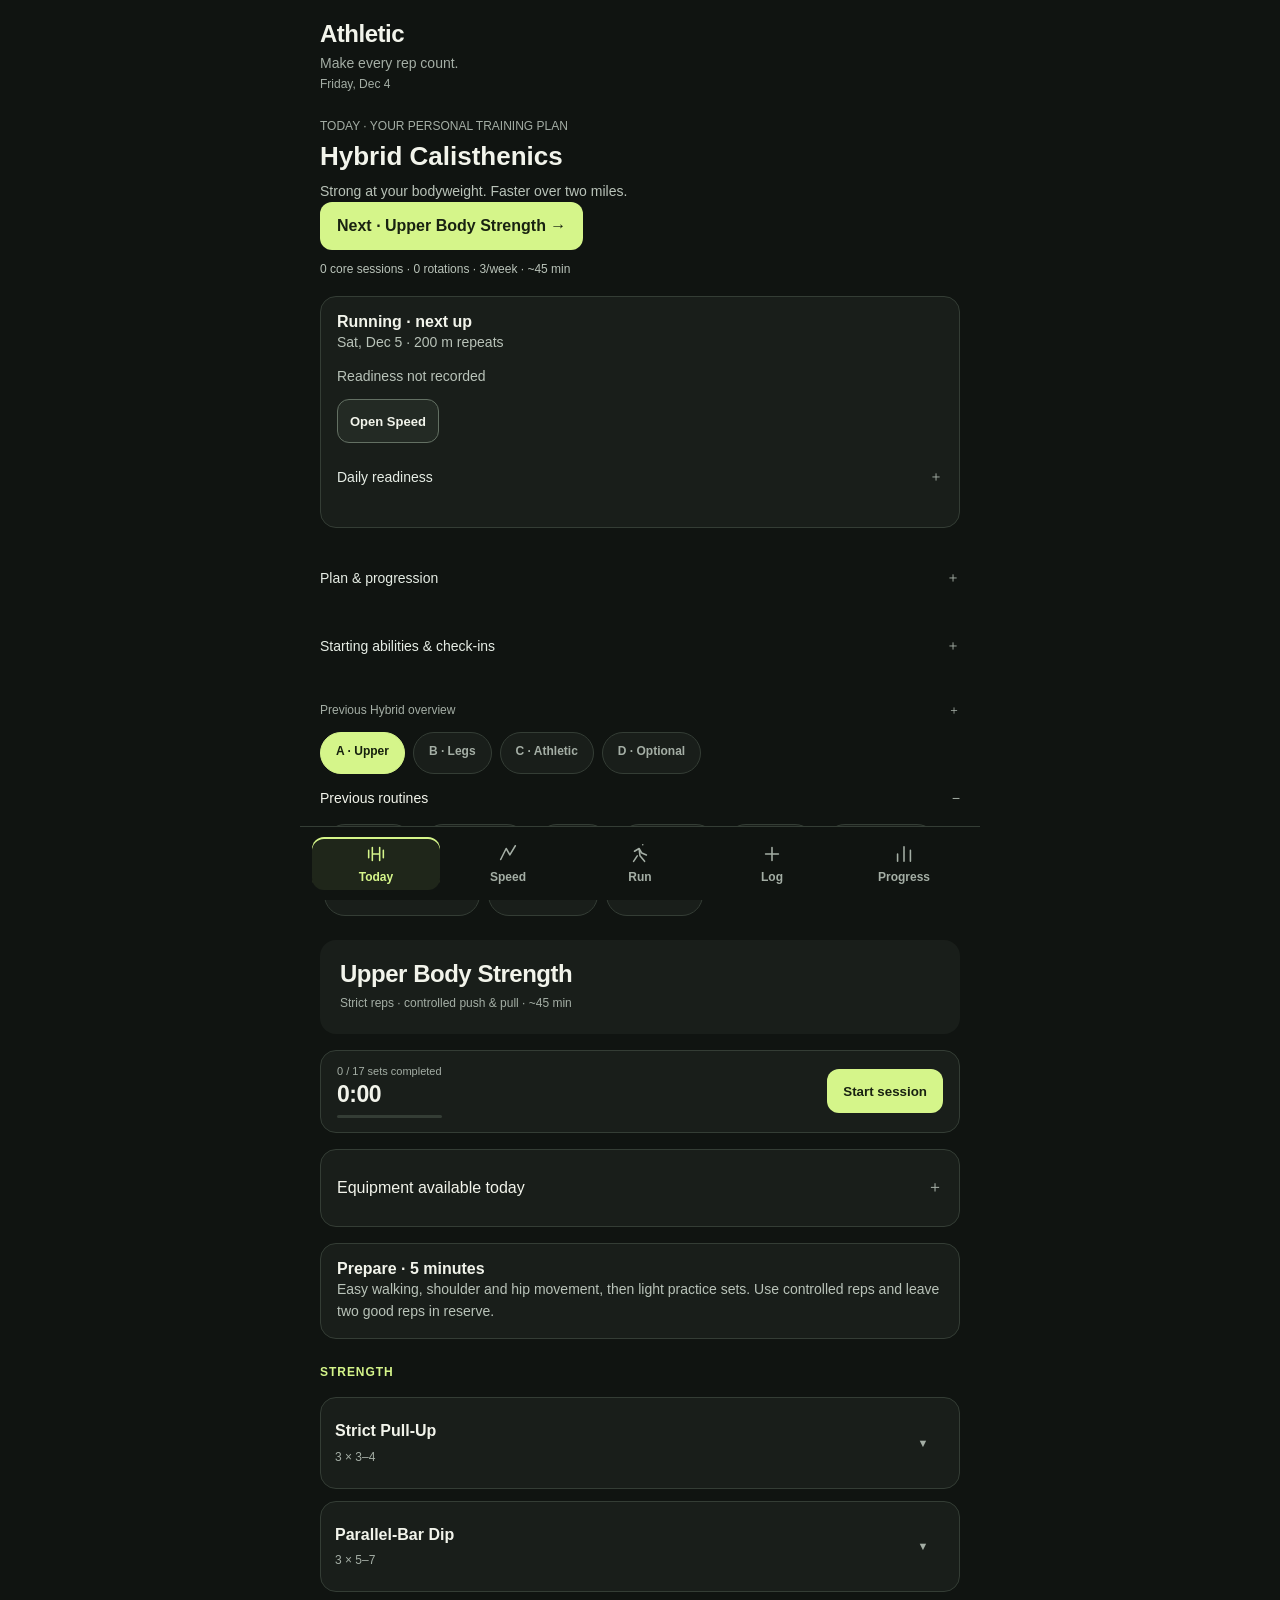
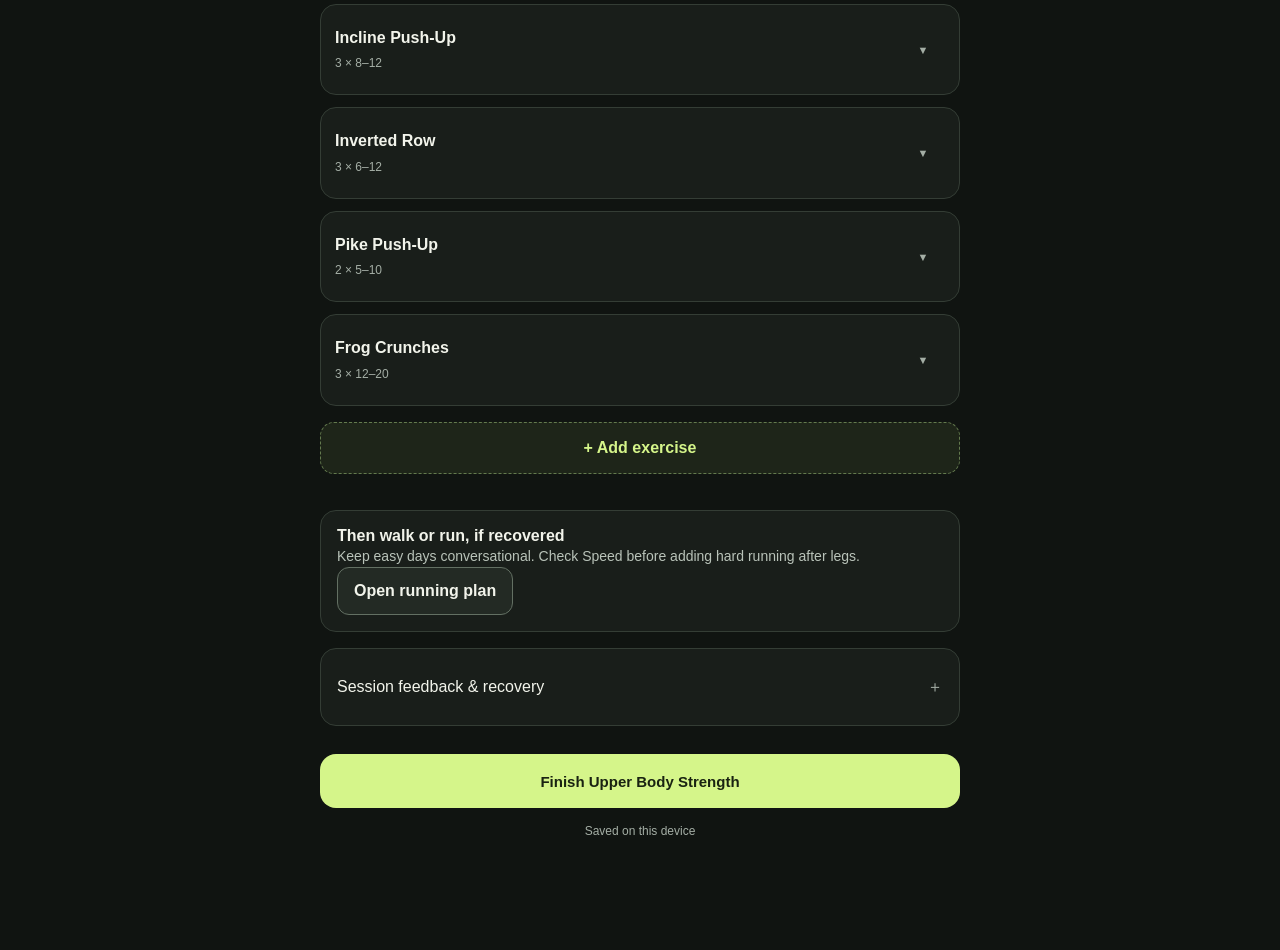
<file: index.html>
<!DOCTYPE html>
<html lang="en">
<head>
<meta charset="UTF-8">
<meta name="viewport" content="width=device-width, initial-scale=1.0, viewport-fit=cover">
<title>Athletic Tracker</title>
<link rel="icon" href="icon.svg" type="image/svg+xml">
<link rel="manifest" href="manifest.json">
<meta name="theme-color" content="#0D0D0F">
<meta name="apple-mobile-web-app-capable" content="yes">
<meta name="apple-mobile-web-app-status-bar-style" content="black-translucent">
<meta name="apple-mobile-web-app-title" content="Athletic">
<link rel="apple-touch-icon" href="icon-180-v3.png">
<style>
  :root {
    --bg: #0D0D0F;
    --surface: #16171A;
    --surface2: #1E2025;
    --border: #2A2B30;
    --text: #E8E9EC;
    --muted: #6B6E78;
    --upper-a: #E84040;
    --lower-a: #3DBE6E;
    --upper-b: #4098E8;
    --lower-b: #9B5DE5;
    --run: #F5A623;
    --font-mono: 'SF Mono','Fira Code','Consolas',monospace;
    --font-sans: -apple-system,BlinkMacSystemFont,'Segoe UI',sans-serif;
  }
  * { box-sizing: border-box; margin: 0; padding: 0; }
  body { background: var(--bg); color: var(--text); font-family: var(--font-sans); min-height: 100vh; }

  /* GOAL STRIP */
  .goal-strip { background: var(--surface); border-bottom: 1px solid var(--border); padding: 10px 16px; display: grid; grid-template-columns: repeat(4,1fr); gap: 8px; }
  .goal-card { background: var(--surface2); border-radius: 8px; padding: 8px 10px; position: relative; overflow: hidden; }
  .goal-card::before { content:''; position: absolute; top:0; left:0; right:0; height:2px; background: var(--goal-color,#E84040); }
  .goal-label { font-size:11px; text-transform:uppercase; letter-spacing:.08em; color:var(--muted); margin-bottom:4px; }
  .goal-value { font-family:var(--font-mono); font-size:18px; font-weight:700; line-height:1; color:var(--goal-color); }
  .goal-target { font-size:11px; color:var(--muted); margin-top:3px; }
  .goal-progress-bar { margin-top:6px; height:3px; background:var(--border); border-radius:2px; overflow:hidden; }
  .goal-progress-fill { height:100%; border-radius:2px; background:var(--goal-color); transition:width .4s ease; }

  /* HEADER */
  header { padding:14px 16px 0; display:flex; align-items:center; justify-content:space-between; }
  header h1 { font-size:20px; font-weight:700; letter-spacing:-.02em; }
  .header-date { font-size:12px; color:var(--muted); font-family:var(--font-mono); }

  /* TABS */
  .tabs-wrap { padding:14px 16px 0; overflow-x:auto; }
  .tabs { display:flex; gap:6px; min-width:max-content; }
  .tab { padding:7px 14px; border-radius:6px; border:1px solid var(--border); background:var(--surface); color:var(--muted); font-size:12px; font-weight:600; letter-spacing:.04em; text-transform:uppercase; cursor:pointer; transition:all .15s; white-space:nowrap; }
  .tab:hover { border-color:#444; color:var(--text); }
  .tab.active { color:#fff; border-color:var(--tab-color); background:color-mix(in srgb,var(--tab-color) 15%,var(--surface)); }
  .tab[data-tab="upper-a"] { --tab-color:var(--upper-a); }
  .tab[data-tab="lower-a"] { --tab-color:var(--lower-a); }
  .tab[data-tab="upper-b"] { --tab-color:var(--upper-b); }
  .tab[data-tab="lower-b"] { --tab-color:var(--lower-b); }
  .tab[data-tab="run"] { --tab-color:var(--run); }
  .tab[data-tab="dbcircuit"] { --tab-color:#FF6B9D; }
  .tab[data-tab="emom"] { --tab-color:#00C9A7; }
  .tab[data-tab="gtg"] { --tab-color:#FFD23F; }
  .tab[data-tab="log"] { --tab-color:#888; }

  main { padding:16px; }
  .panel { display:none; }
  .panel.active { display:block; }

  /* WORKOUT HEADER */
  .workout-header { display:flex; align-items:center; gap:10px; margin-bottom:16px; }
  .workout-badge { width:8px; height:8px; border-radius:50%; flex-shrink:0; }
  .workout-title { font-size:22px; font-weight:700; }
  .workout-subtitle { font-size:12px; color:var(--muted); margin-top:2px; }
  .section-label { font-size:11px; text-transform:uppercase; letter-spacing:.1em; color:var(--muted); margin:18px 0 8px; padding-bottom:6px; border-bottom:1px solid var(--border); }

  /* EXERCISE CARD */
  .exercise-card { background:var(--surface); border:1px solid var(--border); border-radius:10px; margin-bottom:8px; overflow:hidden; }
  .exercise-header { display:flex; align-items:center; justify-content:space-between; padding:12px 14px; user-select:none; }
  .exercise-header-left { flex:1; cursor:pointer; }
  .exercise-name { font-size:14px; font-weight:600; }
  .exercise-scheme { font-family:var(--font-mono); font-size:11px; color:var(--muted); }
  .exercise-chevron { font-size:11px; color:var(--muted); transition:transform .2s; margin-left:10px; cursor:pointer; }
  .exercise-card.open .exercise-chevron { transform:rotate(180deg); }

  /* SWAP BUTTON */
  .swap-btn {
    background: var(--surface2);
    border: 1px solid var(--border);
    border-radius: 5px;
    color: var(--muted);
    font-size:11px;
    font-weight: 700;
    letter-spacing: .04em;
    padding: 4px 8px;
    cursor: pointer;
    white-space: nowrap;
    transition: all .15s;
    margin-right: 8px;
    flex-shrink: 0;
  }
  .swap-btn:hover { border-color:#555; color:var(--text); }
  .swap-btn.active { border-color:#F5A623; color:#F5A623; background:rgba(245,166,35,.08); }

  /* SWAP DROPDOWN */
  .swap-dropdown {
    display: none;
    margin: 0 14px 12px;
    background: var(--surface2);
    border: 1px solid var(--border);
    border-radius: 8px;
    overflow: hidden;
  }
  .swap-dropdown.open { display: block; }
  .swap-category {
    padding: 6px 12px 4px;
    font-size:11px;
    text-transform: uppercase;
    letter-spacing: .1em;
    color: var(--muted);
    border-top: 1px solid var(--border);
    margin-top: 2px;
  }
  .swap-category:first-child { border-top: none; margin-top: 0; }
  .swap-option {
    display: flex;
    align-items: center;
    justify-content: space-between;
    padding: 9px 12px;
    cursor: pointer;
    transition: background .12s;
    font-size: 13px;
  }
  .swap-option:hover { background: rgba(255,255,255,.04); }
  .swap-option.current { color: #F5A623; }
  .swap-option-name { font-weight: 500; }
  .swap-option-scheme { font-family: var(--font-mono); font-size:11px; color: var(--muted); }
  .swap-option.current .swap-option-scheme { color: rgba(245,166,35,.6); }
  .swap-check { font-size: 12px; color: #F5A623; opacity: 0; }
  .swap-option.current .swap-check { opacity: 1; }

  /* SET LOGGER */
  .set-logger { padding:0 14px 12px; display:none; }
  .exercise-card.open .set-logger { display:block; }
  .sets-grid { display:grid; grid-template-columns:28px 1fr 1fr 80px; gap:6px; align-items:center; margin-bottom:6px; }
  .sets-grid-header { font-size:11px; text-transform:uppercase; letter-spacing:.08em; color:var(--muted); padding-bottom:4px; border-bottom:1px solid var(--border); margin-bottom:4px; }
  .set-num { font-family:var(--font-mono); font-size:12px; color:var(--muted); }
  .set-input { background:var(--surface2); border:1px solid var(--border); border-radius:6px; padding:7px 10px; color:var(--text); font-family:var(--font-mono); font-size:13px; width:100%; outline:none; transition:border-color .15s; }
  .set-input:focus { border-color:#555; }
  .set-input::placeholder { color:#3a3b40; }
  .complete-btn { background:var(--surface2); border:1px solid var(--border); border-radius:6px; padding:7px; color:var(--muted); font-size:11px; cursor:pointer; text-align:center; transition:all .15s; font-weight:600; }
  .complete-btn.done { background:#1a2e1a; border-color:#2e5c2e; color:#5aab5a; }

  /* LAST SESSION HINT */
  .sets-grid-wrap { margin-bottom:6px; }
  .last-hint { font-size:11px; color:var(--muted); font-family:var(--font-mono); padding:2px 0 0 34px; opacity:.6; }

  /* REST TIMER */
  .rest-timer { padding:8px 14px 10px; }
  .rest-timer-inner { background:var(--surface2); border:1px solid var(--border); border-radius:8px; padding:10px 14px; display:flex; align-items:center; gap:10px; }
  .rest-label { font-size:11px; text-transform:uppercase; letter-spacing:.1em; color:var(--muted); font-weight:700; }
  .rest-countdown { font-family:var(--font-mono); font-size:20px; font-weight:700; color:var(--text); min-width:38px; }
  .rest-skip { background:none; border:1px solid var(--border); border-radius:5px; color:var(--muted); font-size:11px; padding:3px 8px; cursor:pointer; margin-left:auto; transition:all .15s; }
  .rest-skip:hover { color:var(--text); border-color:#555; }
  .rest-bar-wrap { position:absolute; bottom:0; left:0; right:0; height:2px; background:var(--border); border-radius:0 0 8px 8px; overflow:hidden; }
  .rest-timer-inner { position:relative; }
  .rest-bar-fill { height:100%; border-radius:2px; transition:width 1s linear, background .5s; }

  /* PR FLASH */
  .pr-flash {
    position:absolute; top:10px; right:50px;
    background:#2a1f00; border:1px solid #F5A623;
    color:#F5A623; font-size:13px; font-weight:700;
    padding:4px 10px; border-radius:6px;
    animation: prPop .3s ease, prFade 2s ease 0.5s forwards;
    pointer-events:none; z-index:10;
  }
  @keyframes prPop { from{transform:scale(.7);opacity:0} to{transform:scale(1);opacity:1} }
  @keyframes prFade { from{opacity:1} to{opacity:0} }
  .exercise-card { position:relative; }

  /* RUN */
  .run-option { background:var(--surface); border:1px solid var(--border); border-radius:10px; padding:16px; margin-bottom:10px; }
  .run-type { font-size:11px; font-weight:700; letter-spacing:.08em; text-transform:uppercase; margin-bottom:8px; color:var(--run); }
  .run-detail { font-size:13px; color:var(--muted); line-height:1.7; }
  .run-detail strong { color:var(--text); }
  .run-log-area { margin-top:12px; display:grid; grid-template-columns:1fr 1fr; gap:8px; }
  .run-input-wrap label { font-size:11px; color:var(--muted); display:block; margin-bottom:4px; letter-spacing:.05em; text-transform:uppercase; }
  .run-input { background:var(--surface2); border:1px solid var(--border); border-radius:6px; padding:8px 10px; color:var(--text); font-family:var(--font-mono); font-size:13px; width:100%; outline:none; }
  .run-input:focus { border-color:#555; }

  /* LOG */
  .log-entry { background:var(--surface); border:1px solid var(--border); border-radius:10px; padding:14px; margin-bottom:8px; }
  .log-entry-header { display:flex; justify-content:space-between; align-items:flex-start; margin-bottom:10px; }
  .log-entry-day { font-weight:700; font-size:14px; }
  .log-entry-date { font-family:var(--font-mono); font-size:11px; color:var(--muted); }
  .log-entry-delete { background:none; border:none; color:var(--muted); cursor:pointer; font-size:16px; padding:0 2px; }
  .log-entry-delete:hover { color:#e84040; }
  .log-sets { font-family:var(--font-mono); font-size:12px; color:var(--muted); line-height:1.9; }
  .log-sets span { color:var(--text); }
  .empty-log { text-align:center; padding:40px 20px; color:var(--muted); font-size:14px; }

  /* SAVE BAR */
  .save-bar { position:sticky; bottom:0; background:linear-gradient(to top,var(--bg) 70%,transparent); padding:16px 0 8px; margin-top:12px; }
  .save-btn { width:100%; padding:14px; border-radius:10px; border:none; font-size:14px; font-weight:700; cursor:pointer; letter-spacing:.04em; transition:opacity .15s; }
  .save-btn:hover { opacity:.85; }

  /* GOAL EDITOR */
  .goal-editor { background:var(--surface); border:1px solid var(--border); border-radius:10px; padding:16px; margin-top:16px; }
  .goal-editor h3 { font-size:13px; font-weight:700; margin-bottom:12px; color:var(--muted); text-transform:uppercase; letter-spacing:.06em; }
  .goal-inputs { display:grid; grid-template-columns:1fr 1fr; gap:10px; }
  .goal-input-wrap label { font-size:11px; color:var(--muted); display:block; margin-bottom:4px; letter-spacing:.05em; text-transform:uppercase; }
  .goal-input { background:var(--surface2); border:1px solid var(--border); border-radius:6px; padding:8px 10px; color:var(--text); font-family:var(--font-mono); font-size:14px; width:100%; outline:none; }
  .goal-input:focus { border-color:#555; }
  .update-goals-btn { margin-top:12px; width:100%; padding:10px; background:var(--surface2); border:1px solid var(--border); border-radius:8px; color:var(--text); font-size:13px; font-weight:700; cursor:pointer; transition:border-color .15s; }
  .update-goals-btn:hover { border-color:#555; }

  /* WEEK NAV */
  .week-nav { display:flex; align-items:center; justify-content:space-between; background:var(--surface); border:1px solid var(--border); border-radius:8px; padding:8px 14px; margin-bottom:14px; font-size:13px; font-weight:600; }
  .week-nav button { background:none; border:none; color:var(--muted); cursor:pointer; font-size:18px; padding:0 6px; }
  .week-nav button:hover { color:var(--text); }
  .week-label { font-family:var(--font-mono); font-size:12px; }

  @media (max-width:480px) {
    .goal-strip { grid-template-columns:repeat(2,1fr); }
    .sets-grid { grid-template-columns:22px 1fr 1fr 66px; }
  }

  /* EMOM TIMER */
  .emom-display {
    background: var(--surface);
    border: 1px solid var(--border);
    border-radius: 14px;
    padding: 24px 20px;
    text-align: center;
    margin-bottom: 14px;
    position: relative;
    overflow: hidden;
  }
  .emom-round-label { font-size:11px; text-transform:uppercase; letter-spacing:.12em; color:var(--muted); margin-bottom:6px; }
  .emom-exercise-name { font-size:22px; font-weight:800; margin-bottom:4px; letter-spacing:-.01em; }
  .emom-exercise-sub { font-size:12px; color:var(--muted); margin-bottom:20px; }
  .emom-clock { font-family:var(--font-mono); font-size:72px; font-weight:700; line-height:1; margin-bottom:6px; transition:color .3s; }
  .emom-progress-ring { position:absolute; top:0;left:0;right:0;bottom:0; pointer-events:none; }
  .emom-set-dots { display:flex; gap:6px; justify-content:center; flex-wrap:wrap; margin-bottom:20px; }
  .emom-dot { width:10px; height:10px; border-radius:50%; background:var(--border); transition:background .3s; }
  .emom-dot.done-hrpu { background:#E84040; }
  .emom-dot.done-plank { background:#4098E8; }
  .emom-dot.active { box-shadow:0 0 0 2px var(--text); }
  .emom-controls { display:flex; gap:10px; justify-content:center; margin-bottom:16px; }
  .emom-btn {
    padding:12px 28px; border-radius:10px; border:none;
    font-size:14px; font-weight:700; cursor:pointer; letter-spacing:.04em;
    transition:opacity .15s;
  }
  .emom-btn:hover { opacity:.85; }
  .emom-btn-start { background:#00C9A7; color:#000; }
  .emom-btn-reset { background:var(--surface2); color:var(--muted); border:1px solid var(--border); }
  .emom-log-row { display:flex; align-items:center; gap:10px; padding:8px 0; border-bottom:1px solid var(--border); }
  .emom-log-round { font-family:var(--font-mono); font-size:11px; color:var(--muted); width:50px; }
  .emom-log-ex { font-size:13px; font-weight:600; flex:1; }
  .emom-log-input { background:var(--surface2); border:1px solid var(--border); border-radius:6px; padding:6px 10px; color:var(--text); font-family:var(--font-mono); font-size:13px; width:70px; outline:none; }
  .emom-log-input:focus { border-color:#555; }
  .emom-log-label { font-size:11px; color:var(--muted); }
  .emom-log-section { background:var(--surface); border:1px solid var(--border); border-radius:10px; padding:14px; margin-bottom:14px; }
  .emom-log-title { font-size:11px; text-transform:uppercase; letter-spacing:.1em; color:var(--muted); margin-bottom:10px; }
  .emom-complete-banner {
    background: linear-gradient(135deg, #00C9A7, #00907A);
    border-radius:10px; padding:16px; text-align:center;
    font-size:18px; font-weight:800; color:#000;
    margin-bottom:14px; display:none;
  }

  /* WARM-UP CHECKLIST */
  .warmup-card { background:var(--surface); border:1px solid var(--border); border-radius:10px; padding:14px; margin-bottom:10px; }
  .warmup-title { font-size:11px; text-transform:uppercase; letter-spacing:.1em; color:#F5A623; font-weight:700; margin-bottom:10px; display:flex; align-items:center; gap:6px; }
  .warmup-item { display:flex; align-items:center; gap:10px; padding:7px 0; border-bottom:1px solid var(--border); cursor:pointer; user-select:none; }
  .warmup-item:last-child { border-bottom:none; }
  .warmup-check { width:18px; height:18px; border:1.5px solid var(--border); border-radius:4px; display:flex; align-items:center; justify-content:center; flex-shrink:0; font-size:11px; transition:all .15s; }
  .warmup-item.checked .warmup-check { background:#F5A623; border-color:#F5A623; color:#000; }
  .warmup-text { font-size:13px; flex:1; }
  .warmup-item.checked .warmup-text { color:var(--muted); text-decoration:line-through; }
  .warmup-duration { font-family:var(--font-mono); font-size:11px; color:var(--muted); }

  /* COOL-DOWN */
  .cooldown-card { background:var(--surface); border:1px solid var(--border); border-radius:10px; padding:14px; margin-top:10px; }
  .cooldown-title { font-size:11px; text-transform:uppercase; letter-spacing:.1em; color:#4098E8; font-weight:700; margin-bottom:10px; }
  .stretch-item { display:flex; align-items:center; gap:10px; padding:7px 0; border-bottom:1px solid var(--border); cursor:pointer; user-select:none; }
  .stretch-item:last-child { border-bottom:none; }
  .stretch-check { width:18px; height:18px; border:1.5px solid var(--border); border-radius:4px; display:flex; align-items:center; justify-content:center; flex-shrink:0; font-size:11px; transition:all .15s; }
  .stretch-item.checked .stretch-check { background:#4098E8; border-color:#4098E8; color:#fff; }
  .stretch-text { font-size:13px; flex:1; }
  .stretch-item.checked .stretch-text { color:var(--muted); text-decoration:line-through; }
  .stretch-duration { font-family:var(--font-mono); font-size:11px; color:var(--muted); }
  /* GTG CHALLENGE */
  .gtg-status-card {
    background: linear-gradient(135deg, rgba(255,210,63,.12), rgba(255,210,63,.04));
    border: 1px solid rgba(255,210,63,.35);
    border-radius: 12px;
    padding: 16px;
    margin-bottom: 14px;
    text-align: center;
  }
  .gtg-status-title { font-size:11px; text-transform:uppercase; letter-spacing:.1em; color:#FFD23F; font-weight:700; margin-bottom:6px; }
  .gtg-status-main { font-size:20px; font-weight:800; color:var(--text); margin-bottom:4px; }
  .gtg-status-sub { font-size:12px; color:var(--muted); }
  .gtg-compare-grid { display:grid; grid-template-columns:1fr auto 1fr; gap:10px; margin-top:14px; align-items:center; }
  .gtg-compare-stat { text-align:center; }
  .gtg-compare-value { font-family:var(--font-mono); font-size:26px; font-weight:800; }
  .gtg-compare-label { font-size:11px; text-transform:uppercase; letter-spacing:.08em; color:var(--muted); margin-top:2px; }
  .gtg-compare-arrow { font-size:18px; color:#FFD23F; }
  .gtg-compare-delta { font-size:11px; font-weight:700; color:#3DBE6E; margin-top:4px; }

  .gtg-day-grid { display:grid; grid-template-columns:repeat(7,1fr); gap:6px; margin-bottom:14px; }
  .gtg-day-cell {
    aspect-ratio:1; border-radius:8px; border:1px solid var(--border);
    background:var(--surface); display:flex; flex-direction:column;
    align-items:center; justify-content:center; cursor:pointer;
    transition:all .15s; position:relative;
  }
  .gtg-day-cell:hover { border-color:#555; }
  .gtg-day-cell.today { border-color:#FFD23F; border-width:2px; }
  .gtg-day-cell.done { background:rgba(61,190,110,.12); border-color:#3DBE6E; }
  .gtg-day-cell.rest { background:rgba(107,110,120,.1); }
  .gtg-day-cell.test { background:rgba(255,210,63,.12); border-color:#FFD23F; }
  .gtg-day-num { font-family:var(--font-mono); font-size:14px; font-weight:800; color:var(--text); }
  .gtg-day-type { font-size:11px; text-transform:uppercase; letter-spacing:.04em; color:var(--muted); margin-top:2px; }
  .gtg-day-check { position:absolute; top:2px; right:4px; font-size:11px; color:#3DBE6E; }

  .gtg-active-day { background:var(--surface); border:1px solid var(--border); border-radius:12px; padding:16px; margin-bottom:14px; }
  .gtg-active-title { font-size:16px; font-weight:800; margin-bottom:4px; }
  .gtg-active-sub { font-size:12px; color:var(--muted); margin-bottom:14px; }
  .gtg-test-inputs { display:grid; grid-template-columns:1fr 1fr; gap:10px; margin-bottom:12px; }
  .gtg-input-wrap label { font-size:11px; color:var(--muted); display:block; margin-bottom:4px; letter-spacing:.05em; text-transform:uppercase; }
  .gtg-input { background:var(--surface2); border:1px solid var(--border); border-radius:6px; padding:9px 10px; color:var(--text); font-family:var(--font-mono); font-size:15px; width:100%; outline:none; text-align:center; }
  .gtg-input:focus { border-color:#555; }
  .gtg-hourly-grid { display:grid; grid-template-columns:repeat(5,1fr); gap:6px; margin-bottom:12px; }
  .gtg-hour-btn { padding:10px 4px; border-radius:8px; border:1px solid var(--border); background:var(--surface2); color:var(--muted); font-size:11px; font-weight:700; cursor:pointer; transition:all .15s; text-align:center; }
  .gtg-hour-btn.done { background:rgba(61,190,110,.15); border-color:#3DBE6E; color:#5aab5a; }
  .gtg-hour-label { font-size:11px; opacity:.7; display:block; }
  .gtg-save-day-btn { width:100%; padding:12px; border-radius:10px; border:none; background:#FFD23F; color:#000; font-size:14px; font-weight:800; cursor:pointer; letter-spacing:.03em; }
  .gtg-save-day-btn:hover { opacity:.85; }
  .gtg-controls { display:flex; flex-direction:column; gap:8px; }
  .gtg-rest-note { text-align:center; padding:30px 20px; color:var(--muted); font-size:14px; }
  .week-summary { display:none; grid-template-columns:repeat(3,1fr); gap:8px; margin-bottom:14px; }
  .week-summary-stat { background:var(--surface); border:1px solid var(--border); border-radius:10px; padding:12px 8px; text-align:center; }
  .week-summary-value { font-family:var(--font-mono); font-size:20px; font-weight:800; color:var(--text); }
  .week-summary-label { font-size:11px; text-transform:uppercase; letter-spacing:.08em; color:var(--muted); margin-top:3px; }
  .log-cal-badge { font-size:11px; color:#F5A623; font-weight:600; margin-left:6px; }
  .day-subnav-wrap { padding:10px 16px 0; overflow-x:auto; display:block; }
  .day-subnav-wrap.hidden { display:none; }
  .day-subnav { display:flex; gap:6px; min-width:max-content; }
  .day-tab {
    padding:6px 12px; border-radius:16px; border:1px solid var(--border);
    background:var(--surface); color:var(--muted); font-size:11px; font-weight:600;
    cursor:pointer; transition:all .15s; white-space:nowrap;
  }
  .day-tab:hover { border-color:#444; color:var(--text); }
  .day-tab.active { color:#fff; border-color:var(--day-color); background:color-mix(in srgb,var(--day-color) 18%,var(--surface)); }
  .deload-banner { display:none; background:linear-gradient(135deg,rgba(245,166,35,.15),rgba(245,166,35,.05)); border:1px solid rgba(245,166,35,.4); border-radius:10px; padding:10px 14px; margin-bottom:14px; font-size:12px; color:#F5A623; font-weight:600; text-align:center; letter-spacing:.03em; }
  .deload-banner.active { display:block; }
  .deload-toggle-wrap { display:flex; align-items:center; justify-content:space-between; background:var(--surface); border:1px solid var(--border); border-radius:8px; padding:10px 14px; margin-bottom:14px; }
  .deload-toggle-label { font-size:12px; font-weight:600; color:var(--muted); }
  .toggle-switch { position:relative; width:40px; height:22px; cursor:pointer; }
  .toggle-switch input { opacity:0; width:0; height:0; }
  .toggle-slider { position:absolute; inset:0; background:var(--border); border-radius:22px; transition:.2s; }
  .toggle-slider:before { content:''; position:absolute; width:16px; height:16px; left:3px; bottom:3px; background:var(--muted); border-radius:50%; transition:.2s; }
  .toggle-switch input:checked + .toggle-slider { background:#F5A623; }
  .toggle-switch input:checked + .toggle-slider:before { transform:translateX(18px); background:#000; }
  /* SESSION TIMER */
  .session-timer { font-family:var(--font-mono); font-size:11px; color:var(--muted); text-align:right; padding:4px 0 10px; letter-spacing:.05em; }
  /* BODYWEIGHT QUICK ENTRY */
  .bw-quick { display:flex; align-items:center; gap:8px; background:var(--surface); border:1px solid var(--border); border-radius:8px; padding:8px 12px; margin-bottom:10px; }
  .bw-quick-label { font-size:11px; color:var(--muted); font-weight:600; flex:1; }
  .bw-quick-input { background:var(--surface2); border:1px solid var(--border); border-radius:6px; padding:5px 8px; color:var(--text); font-family:var(--font-mono); font-size:13px; width:70px; outline:none; text-align:center; }
  .bw-quick-input:focus { border-color:#555; }
  .bw-quick-unit { font-size:11px; color:var(--muted); }
  .bw-quick-btn { background:var(--surface2); border:1px solid var(--border); border-radius:6px; padding:5px 10px; color:var(--text); font-size:11px; font-weight:700; cursor:pointer; transition:border-color .15s; }
  .bw-quick-btn:hover { border-color:#555; }
  /* REST TIMER SETTINGS */
  .rest-settings { display:flex; align-items:center; gap:8px; padding:6px 14px 8px; font-size:11px; color:var(--muted); }
  .rest-settings select { background:var(--surface2); border:1px solid var(--border); border-radius:5px; padding:3px 6px; color:var(--text); font-size:11px; outline:none; cursor:pointer; }
  /* CSV EXPORT */
  .export-btn { width:100%; padding:10px; background:var(--surface2); border:1px solid var(--border); border-radius:8px; color:var(--muted); font-size:12px; font-weight:700; cursor:pointer; transition:all .15s; margin-top:10px; letter-spacing:.04em; }
  .export-btn:hover { border-color:#555; color:var(--text); }

  /* GLOBAL EQUIPMENT SWAP */
  .equip-mode-wrap { display:flex; align-items:center; gap:6px; }
  .equip-mode-label { font-size:11px; text-transform:uppercase; letter-spacing:.08em; color:var(--muted); }
  .equip-mode-select {
    background: var(--surface2);
    border: 1px solid var(--border);
    border-radius: 6px;
    padding: 5px 10px;
    color: var(--text);
    font-size: 11px;
    font-weight: 700;
    outline: none;
    cursor: pointer;
    transition: border-color .15s;
    appearance: none;
    -webkit-appearance: none;
    padding-right: 22px;
    background-image: url("data:image/svg+xml,%3Csvg xmlns='http://www.w3.org/2000/svg' width='10' height='6'%3E%3Cpath d='M0 0l5 6 5-6z' fill='%236B6E78'/%3E%3C/svg%3E");
    background-repeat: no-repeat;
    background-position: right 7px center;
  }
  .equip-mode-select:focus { border-color: #555; }
  .equip-mode-select.active { border-color: #F5A623; color: #F5A623; }
  .equip-mode-badge {
    font-size:11px; font-weight: 700; letter-spacing: .06em;
    text-transform: uppercase; padding: 2px 7px;
    border-radius: 4px; margin-left: 4px;
    display: none;
  }
  .equip-mode-badge.visible { display: inline-block; }

  /* METCON CIRCUITS */
  .circuit-card { background:var(--surface); border:1px solid var(--border); border-radius:12px; margin-bottom:12px; overflow:hidden; }
  .circuit-header { padding:12px 14px; display:flex; align-items:center; justify-content:space-between; }
  .circuit-name { font-size:13px; font-weight:800; letter-spacing:.06em; text-transform:uppercase; }
  .circuit-meta { font-size:11px; color:var(--muted); font-family:var(--font-mono); }
  .circuit-exercises { padding:0 14px 4px; }
  .circuit-exercise-row { display:flex; align-items:center; gap:10px; padding:8px 0; border-bottom:1px solid var(--border); }
  .circuit-exercise-row:last-child { border-bottom:none; }
  .circuit-exercise-num { width:20px; height:20px; border-radius:50%; display:flex; align-items:center; justify-content:center; font-size:11px; font-weight:800; flex-shrink:0; }
  .circuit-exercise-name { font-size:13px; font-weight:600; flex:1; }
  .circuit-exercise-detail { font-size:11px; color:var(--muted); font-family:var(--font-mono); }
  .circuit-rounds-log { padding:10px 14px 12px; background:var(--surface2); }
  .circuit-rounds-label { font-size:11px; text-transform:uppercase; letter-spacing:.1em; color:var(--muted); margin-bottom:8px; }
  .circuit-round-row { display:flex; align-items:center; gap:6px; margin-bottom:6px; }
  .circuit-round-num { font-size:11px; color:var(--muted); font-family:var(--font-mono); width:52px; }
  .circuit-done-btn { padding:5px 12px; border-radius:6px; border:1px solid var(--border); background:var(--surface); color:var(--muted); font-size:11px; font-weight:700; cursor:pointer; transition:all .15s; }
  .circuit-done-btn.done { background:#1a2e1a; border-color:#2e5c2e; color:#5aab5a; }
  .circuit-notes { background:var(--surface); border:1px solid var(--border); border-radius:6px; padding:6px 10px; color:var(--text); font-size:12px; flex:1; outline:none; }
</style>
<link rel="stylesheet" href="mobile.css">
</head>
<body>

<div class="goal-strip">
  <div class="goal-card" style="--goal-color:#E84040">
    <div class="goal-label">Weight</div>
    <div class="goal-value" id="gWeight">210</div>
    <div class="goal-target">Goal: 180–190 lbs</div>
    <div class="goal-progress-bar"><div class="goal-progress-fill" id="gWeightBar" style="width:0%"></div></div>
  </div>
  <div class="goal-card" style="--goal-color:#3DBE6E">
    <div class="goal-label">2-Mile</div>
    <div class="goal-value" id="g2mile">—</div>
    <div class="goal-target">Goal: 13:00</div>
    <div class="goal-progress-bar"><div class="goal-progress-fill" id="g2mileBar" style="width:0%"></div></div>
  </div>
  <div class="goal-card" style="--goal-color:#4098E8">
    <div class="goal-label">HRPU</div>
    <div class="goal-value" id="gHRPU">—</div>
    <div class="goal-target">Goal: 70</div>
    <div class="goal-progress-bar"><div class="goal-progress-fill" id="gHRPUBar" style="width:0%"></div></div>
  </div>
  <div class="goal-card" style="--goal-color:#9B5DE5">
    <div class="goal-label">Squat PR</div>
    <div class="goal-value" id="gSquat">—</div>
    <div class="goal-target">Started: 225–235</div>
    <div class="goal-progress-bar"><div class="goal-progress-fill" id="gSquatBar" style="width:50%"></div></div>
  </div>
</div>

<header>
  <div>
    <h1>Athletic</h1><p class="brand-tagline">Make every rep count.</p>
    <div class="header-date" id="headerDate"></div>
  </div>
  <div id="streakDisplay" style="font-size:13px;font-weight:700;color:#F5A623;font-family:var(--font-mono)"></div>
</header>

<div class="tabs-wrap">
  <div class="tabs">
    <div class="tab active" data-tab="train">Train</div>
    <div class="tab" data-tab="run">Run</div>
    <div class="tab" data-tab="emom">EMOM</div>
    <div class="tab" data-tab="gtg">GTG</div>
    <div class="tab" data-tab="log">History</div>
  </div>
</div>

<div class="day-subnav-wrap" id="dayCategorySubnav">
  <div class="day-subnav">
    <div class="day-tab active" data-day="upper-a" style="--day-color:#E84040">Push+Pull</div>
    <div class="day-tab" data-day="lower-a" style="--day-color:#3DBE6E">Lower+Carry</div>
    <div class="day-tab" data-day="upper-b" style="--day-color:#4098E8">Metcon</div>
    <div class="day-tab" data-day="lower-b" style="--day-color:#9B5DE5">Lower+Mob</div>
    <div class="day-tab" data-day="dbcircuit" style="--day-color:#FF6B9D">DB Circuit</div>
  </div>
</div>

<main>
<div class="panel active" id="panel-upper-a">
  <div class="workout-header">
    <div class="workout-badge" style="background:#E84040"></div>
    <div><div class="workout-title">Push + Pull</div><div class="workout-subtitle">Mon — Press · Pull · KB · Carries</div></div>
    <div class="equip-mode-wrap">
      <span class="equip-mode-label">Mode</span>
      <select class="equip-mode-select" id="equip-upper-a" onchange="applyEquipmentMode('upper-a', this.value, this)">
        <option value="Commercial Gym">Commercial Gym</option><option value="default" selected>🏠 Home</option>
        <option value="Dumbbell">🏨 Hotel DB</option>
        <option value="Bodyweight">🪖 Bodyweight</option>
        <option value="Cable">🔌 Cable/Machine</option>
        <option value="Kettlebell">🔔 KB Only</option>
      </select>
    </div>
  </div>
  <div class="deload-toggle-wrap">
    <span class="deload-toggle-label">🔄 Deload Week (−40% volume/intensity)</span>
    <label class="toggle-switch"><input type="checkbox" id="deload-upper-a" onchange="toggleDeload('upper-a')"><span class="toggle-slider"></span></label>
  </div>
  <div class="deload-banner" id="deload-banner-upper-a">⚡ DELOAD — Drop weight 40%, focus on form and recovery</div>
  <div class="session-timer" id="timer-upper-a">0:00</div>
  <div class="bw-quick">
    <span class="bw-quick-label">📊 Today's weight</span>
    <input class="bw-quick-input" type="number" id="bw-upper-a" placeholder="217">
    <span class="bw-quick-unit">lbs</span>
    <button class="bw-quick-btn" onclick="logBodyweight('bw-upper-a')">Save</button>
  </div>
  <div class="warmup-card">
    <div class="warmup-title">⚡ Pre-Session Warm-Up <span style="color:var(--muted);font-weight:400">(5 min)</span></div>
    <div class="warmup-item" onclick="toggleCheck(this)"><div class="warmup-check"></div><div class="warmup-text">Jump rope</div><div class="warmup-duration">2×3 min</div></div>
    <div class="warmup-item" onclick="toggleCheck(this)"><div class="warmup-check"></div><div class="warmup-text">Band pull-aparts</div><div class="warmup-duration">2×20</div></div>
    <div class="warmup-item" onclick="toggleCheck(this)"><div class="warmup-check"></div><div class="warmup-text">Neck circles + side tilt</div><div class="warmup-duration">30 sec</div></div>
    <div class="warmup-item" onclick="toggleCheck(this)"><div class="warmup-check"></div><div class="warmup-text">Wall slides</div><div class="warmup-duration">2×10</div></div>
    <div class="warmup-item" onclick="toggleCheck(this)"><div class="warmup-check"></div><div class="warmup-text">Light DB external rotation</div><div class="warmup-duration">1×15/arm</div></div>
    <div class="warmup-item" onclick="toggleCheck(this)"><div class="warmup-check"></div><div class="warmup-text">Press ramp: 50%×5 → 75%×3</div><div class="warmup-duration">ramp</div></div>
  </div>
  <div id="upper-a-exercises"></div>
  <div class="cooldown-card">
    <div class="cooldown-title">🧊 Cool-Down Stretches</div>
    <div class="stretch-item" onclick="toggleStretch(this)"><div class="stretch-check"></div><div class="stretch-text">Levator scapulae stretch (ear to shoulder, hand on head)</div><div class="stretch-duration">45 sec/side</div></div>
    <div class="stretch-item" onclick="toggleStretch(this)"><div class="stretch-check"></div><div class="stretch-text">Doorway chest stretch</div><div class="stretch-duration">60 sec</div></div>
    <div class="stretch-item" onclick="toggleStretch(this)"><div class="stretch-check"></div><div class="stretch-text">Cross-body shoulder stretch</div><div class="stretch-duration">30 sec/side</div></div>
    <div class="stretch-item" onclick="toggleStretch(this)"><div class="stretch-check"></div><div class="stretch-text">Lat stretch (hang from pull-up bar or doorframe)</div><div class="stretch-duration">45 sec</div></div>
    <div class="stretch-item" onclick="toggleStretch(this)"><div class="stretch-check"></div><div class="stretch-text">Thread-the-needle (thoracic rotation)</div><div class="stretch-duration">30 sec/side</div></div>
  </div>
  <div class="save-bar"><button class="save-btn" style="background:#E84040;color:#fff" onclick="saveWorkout('upper-a')">Finish Push + Pull</button></div>
</div>

<div class="panel" id="panel-lower-a">
  <div class="workout-header">
    <div class="workout-badge" style="background:#3DBE6E"></div>
    <div><div class="workout-title">Lower + Carry</div><div class="workout-subtitle">Tue — Hex Bar · KB Swing · Carries · Single Leg</div></div>
    <div class="equip-mode-wrap">
      <span class="equip-mode-label">Mode</span>
      <select class="equip-mode-select" id="equip-lower-a" onchange="applyEquipmentMode('lower-a', this.value, this)">
        <option value="Commercial Gym">Commercial Gym</option><option value="default" selected>🏠 Home</option>
        <option value="Dumbbell">🏨 Hotel DB</option>
        <option value="Bodyweight">🪖 Bodyweight</option>
        <option value="Kettlebell">🔔 KB Only</option>
        <option value="Machine">🏋 Machine</option>
      </select>
    </div>
  </div>
  <div class="deload-toggle-wrap">
    <span class="deload-toggle-label">🔄 Deload Week (−40% volume/intensity)</span>
    <label class="toggle-switch"><input type="checkbox" id="deload-lower-a" onchange="toggleDeload('lower-a')"><span class="toggle-slider"></span></label>
  </div>
  <div class="deload-banner" id="deload-banner-lower-a">⚡ DELOAD — Drop weight 40%, focus on form and recovery</div>
  <div class="session-timer" id="timer-lower-a">0:00</div>
  <div class="bw-quick">
    <span class="bw-quick-label">📊 Today's weight</span>
    <input class="bw-quick-input" type="number" id="bw-lower-a" placeholder="217">
    <span class="bw-quick-unit">lbs</span>
    <button class="bw-quick-btn" onclick="logBodyweight('bw-lower-a')">Save</button>
  </div>
  <div id="lower-a-exercises"></div>
  <div class="save-bar"><button class="save-btn" style="background:#3DBE6E;color:#000" onclick="saveWorkout('lower-a')">Finish Lower + Carry</button></div>
</div>

<div class="panel" id="panel-upper-b">
  <div class="workout-header">
    <div class="workout-badge" style="background:#4098E8"></div>
    <div><div class="workout-title">Metcon</div><div class="workout-subtitle">Thu — 3 Circuits · KB · Carries · Conditioning</div></div>
  </div>
  <div class="session-timer" id="timer-upper-b">0:00</div>
  <div class="bw-quick">
    <span class="bw-quick-label">📊 Today's weight</span>
    <input class="bw-quick-input" type="number" id="bw-upper-b" placeholder="217">
    <span class="bw-quick-unit">lbs</span>
    <button class="bw-quick-btn" onclick="logBodyweight('bw-upper-b')">Save</button>
  </div>
  <div id="metcon-circuits"></div>
  <div class="save-bar"><button class="save-btn" style="background:#4098E8;color:#fff" onclick="saveMetcon()">Finish Metcon</button></div>
</div>

<div class="panel" id="panel-lower-b">
  <div class="workout-header">
    <div class="workout-badge" style="background:#9B5DE5"></div>
    <div><div class="workout-title">Lower + Mobility</div><div class="workout-subtitle">Fri — Goblet · RDL · Turkish Get-Up · Stretch</div></div>
    <div class="equip-mode-wrap">
      <span class="equip-mode-label">Mode</span>
      <select class="equip-mode-select" id="equip-lower-b" onchange="applyEquipmentMode('lower-b', this.value, this)">
        <option value="Commercial Gym">Commercial Gym</option><option value="default" selected>🏠 Home</option>
        <option value="Dumbbell">🏨 Hotel DB</option>
        <option value="Bodyweight">🪖 Bodyweight</option>
        <option value="Kettlebell">🔔 KB Only</option>
        <option value="Machine">🏋 Machine</option>
      </select>
    </div>
  </div>
  <div class="deload-toggle-wrap">
    <span class="deload-toggle-label">🔄 Deload Week (−40% volume/intensity)</span>
    <label class="toggle-switch"><input type="checkbox" id="deload-lower-b" onchange="toggleDeload('lower-b')"><span class="toggle-slider"></span></label>
  </div>
  <div class="deload-banner" id="deload-banner-lower-b">⚡ DELOAD — Drop weight 40%, focus on form and recovery</div>
  <div class="session-timer" id="timer-lower-b">0:00</div>
  <div class="bw-quick">
    <span class="bw-quick-label">📊 Today's weight</span>
    <input class="bw-quick-input" type="number" id="bw-lower-b" placeholder="217">
    <span class="bw-quick-unit">lbs</span>
    <button class="bw-quick-btn" onclick="logBodyweight('bw-lower-b')">Save</button>
  </div>
  <div id="lower-b-exercises"></div>
  <div class="cooldown-card" style="margin-top:12px">
    <div class="cooldown-title">🧘 Mobility Circuit</div>
    <div class="stretch-item" onclick="toggleStretch(this)"><div class="stretch-check"></div><div class="stretch-text">Hip 90/90 — sit tall, rotate shin forward</div><div class="stretch-duration">90 sec/side</div></div>
    <div class="stretch-item" onclick="toggleStretch(this)"><div class="stretch-check"></div><div class="stretch-text">Pigeon pose</div><div class="stretch-duration">60 sec/side</div></div>
    <div class="stretch-item" onclick="toggleStretch(this)"><div class="stretch-check"></div><div class="stretch-text">Couch stretch (hip flexor)</div><div class="stretch-duration">60 sec/side</div></div>
    <div class="stretch-item" onclick="toggleStretch(this)"><div class="stretch-check"></div><div class="stretch-text">Thoracic rotation (thread the needle)</div><div class="stretch-duration">30 sec/side</div></div>
    <div class="stretch-item" onclick="toggleStretch(this)"><div class="stretch-check"></div><div class="stretch-text">Ankle dorsiflexion stretch (wall)</div><div class="stretch-duration">45 sec/side</div></div>
    <div class="stretch-item" onclick="toggleStretch(this)"><div class="stretch-check"></div><div class="stretch-text">Deep squat hold</div><div class="stretch-duration">60 sec</div></div>
    <div class="stretch-item" onclick="toggleStretch(this)"><div class="stretch-check"></div><div class="stretch-text">Lat / overhead stretch (doorframe or bar)</div><div class="stretch-duration">45 sec/side</div></div>
  </div>
  <div class="save-bar"><button class="save-btn" style="background:#9B5DE5;color:#fff" onclick="saveWorkout('lower-b')">Finish Lower + Mobility</button></div>
</div>

<div class="panel" id="panel-dbcircuit">
  <div class="workout-header">
    <div class="workout-badge" style="background:#FF6B9D"></div>
    <div><div class="workout-title">DB Circuit</div><div class="workout-subtitle">Hotel · Travel · 15-20 min full body</div></div>
  </div>
  <div class="session-timer" id="timer-dbcircuit">0:00</div>
  <div class="bw-quick">
    <span class="bw-quick-label">📊 Today's weight</span>
    <input class="bw-quick-input" type="number" id="bw-dbcircuit" placeholder="217">
    <span class="bw-quick-unit">lbs</span>
    <button class="bw-quick-btn" onclick="logBodyweight('bw-dbcircuit')">Save</button>
  </div>

  <div class="deload-toggle-wrap" style="margin-bottom:14px">
    <span class="deload-toggle-label">Circuit Variant</span>
    <select class="equip-mode-select" id="dbCircuitSelect" onchange="renderDBCircuit()" style="min-width:170px">
      <option value="A">A — Squat / Push / Pull</option>
      <option value="B">B — Hinge / Press / Single-Leg</option>
      <option value="C">C — Full-Body Density</option>
    </select>
  </div>

  <div class="warmup-card">
    <div class="warmup-title">⚡ Warm-Up <span style="color:var(--muted);font-weight:400">(3 min)</span></div>
    <div class="warmup-item" onclick="toggleCheck(this)"><div class="warmup-check"></div><div class="warmup-text">Jump rope or high knees</div><div class="warmup-duration">60 sec</div></div>
    <div class="warmup-item" onclick="toggleCheck(this)"><div class="warmup-check"></div><div class="warmup-text">Bodyweight squats</div><div class="warmup-duration">15 reps</div></div>
    <div class="warmup-item" onclick="toggleCheck(this)"><div class="warmup-check"></div><div class="warmup-text">Arm circles</div><div class="warmup-duration">30 sec</div></div>
    <div class="warmup-item" onclick="toggleCheck(this)"><div class="warmup-check"></div><div class="warmup-text">Easy push-ups</div><div class="warmup-duration">10 reps</div></div>
  </div>

  <div id="dbcircuit-rounds"></div>

  <div class="run-option" style="margin-top:10px">
    <div class="run-type" style="color:#F5A623">Treadmill Finisher (optional)</div>
    <div class="run-detail">Easy walk/jog or intervals after the circuit</div>
    <div class="run-log-area">
      <div class="run-input-wrap"><label>Duration (min)</label><input class="run-input" id="dbc-tm-dur" type="number" placeholder="15"></div>
      <div class="run-input-wrap"><label>Speed / Incline</label><input class="run-input" id="dbc-tm-detail" type="text" placeholder="3.5 mph @ 8%"></div>
    </div>
  </div>

  <div class="save-bar"><button class="save-btn" style="background:#FF6B9D;color:#fff" onclick="saveDBCircuit()">Finish DB Circuit</button></div>
</div>

<div class="panel" id="panel-run">
  <div class="workout-header">
    <div class="workout-badge" style="background:#F5A623"></div>
    <div><div class="workout-title">Run / Ruck</div><div class="workout-subtitle">Manual entry · GPS optional</div></div>
  </div>
  <label class="manual-run-date-label">Activity date<input type="date" id="manual-run-date"></label>
  <div class="run-option">
    <div class="run-type">Run · manual entry</div>
    <div class="run-detail">Enter your completed run. Distance is optional; time alone is enough.</div>
    <div class="run-log-area">
      <div class="run-input-wrap"><label>Distance (mi)</label><input class="run-input" id="easy-dist" type="number" step="0.1" placeholder="3.5"></div>
      <div class="run-input-wrap"><label>Time (minutes or mm:ss)</label><input class="run-input" id="easy-time" type="text" placeholder="28:00"></div>
    </div>
  </div>
  <div class="run-option" style="border-left:3px solid #9B5DE5">
    <div class="run-type" style="color:#bd91f1">Ruck · manual entry</div>
    <div class="run-detail">
      Enter your completed ruck with a backpack or weighted vest. Distance is optional.
    </div>
    <div class="run-log-area">
      <div class="run-input-wrap"><label>Distance (mi)</label><input class="run-input" id="ruck-dist" type="number" step="0.1" placeholder="3.0"></div>
      <div class="run-input-wrap"><label>Pack weight (lbs)</label><input class="run-input" id="ruck-weight" type="number" placeholder="25"></div>
      <div class="run-input-wrap"><label>Time (minutes or mm:ss)</label><input class="run-input" id="ruck-time" type="text" placeholder="45:00"></div>
      <div class="run-input-wrap"><label>Type</label>
        <select class="run-input" id="ruck-type" aria-label="Ruck equipment type" style="cursor:pointer">
          <option value="rucksack">Rucksack</option>
          <option value="vest">Weighted Vest</option>
        </select>
      </div>
    </div>
  </div>
  <div class="run-option">
    <div class="run-type">Intervals</div>
    <div class="run-detail">Warm-up <strong>10 min</strong><br><strong>6–8 × 400m</strong> @ <strong>1:32–1:35 / 9.3–9.6 mph</strong><br>Jog recovery between reps</div>
    <div class="run-log-area">
      <div class="run-input-wrap"><label>Reps completed</label><input class="run-input" id="int-reps" type="number" placeholder="6"></div>
      <div class="run-input-wrap"><label>Avg pace / rep</label><input class="run-input" id="int-pace" type="text" placeholder="1:33"></div>
    </div>
  </div>
  <div class="run-option">
    <div class="run-type">Tempo</div>
    <div class="run-detail">Warm-up, then <strong>15–20 min @ 8.2–8.6 mph</strong>, cool-down</div>
    <div class="run-log-area">
      <div class="run-input-wrap"><label>Duration (min)</label><input class="run-input" id="tempo-dur" type="number" placeholder="18"></div>
      <div class="run-input-wrap"><label>Avg speed (mph)</label><input class="run-input" id="tempo-speed" type="number" step="0.1" placeholder="8.4"></div>
    </div>
  </div>
  <div class="save-bar"><button class="save-btn" style="background:#F5A623;color:#000" onclick="saveRun()">Save manual run / ruck</button></div>
</div>

<div class="panel" id="panel-emom">
  <div class="workout-header">
    <div class="workout-badge" style="background:#00C9A7"></div>
    <div><div class="workout-title">EMOM</div><div class="workout-subtitle">10 sets · Min 1: HRPU · Min 2: 50-sec Plank</div></div>
  </div>

  <div class="emom-display" id="emomDisplay">
    <div class="emom-round-label" id="emomRoundLabel">ROUND 1 OF 10</div>
    <div class="emom-exercise-name" id="emomExName" style="color:#E84040">Hand-Release Push-Ups</div>
    <div class="emom-exercise-sub" id="emomExSub">Max reps · full minute</div>
    <div class="emom-clock" id="emomClock" style="color:#E84040">1:00</div>
    <div class="emom-set-dots" id="emomDots"></div>
  </div>

  <div class="emom-complete-banner" id="emomBanner">🏆 EMOM Complete! Great work.</div>

  <div class="emom-controls">
    <button class="emom-btn emom-btn-start" id="emomStartBtn" onclick="emomToggle()">Start</button>
    <button class="emom-btn emom-btn-reset" onclick="emomReset()">Reset</button>
  </div>

  <div class="emom-log-section">
    <div class="emom-log-title">HRPU Reps per Round</div>
    <div id="emomLogRows"></div>
  </div>

  <div class="save-bar">
    <button class="save-btn" style="background:#00C9A7;color:#000" onclick="saveEMOM()">Log EMOM Session</button>
  </div>
</div>

<div class="panel" id="panel-gtg">
  <div class="workout-header">
    <div class="workout-badge" style="background:#FFD23F"></div>
    <div><div class="workout-title">GTG Challenge</div><div class="workout-subtitle">14-Day HRPU + Pull-Up Protocol</div></div>
  </div>

  <div class="gtg-status-card" id="gtgStatusCard"></div>

  <div class="gtg-day-grid" id="gtgDayGrid"></div>

  <div class="gtg-active-day" id="gtgActiveDay"></div>

  <div class="gtg-controls">
    <button class="update-goals-btn" onclick="gtgStartChallenge()" id="gtgStartBtn">Start 14-Day Challenge</button>
    <button class="export-btn" onclick="gtgResetChallenge()" id="gtgResetBtn" style="display:none">Reset Challenge</button>
  </div>
</div>

<div class="panel" id="panel-log">
  <div class="week-nav">
    <button onclick="shiftWeek(-1)">‹</button>
    <div class="week-label" id="weekLabel"></div>
    <button onclick="shiftWeek(1)">›</button>
  </div>
  <div class="week-summary" id="weekSummary"></div>
  <div id="logList"></div>
  <div class="goal-editor">
    <h3>Update Goal Metrics</h3>
    <div class="goal-inputs">
      <div class="goal-input-wrap"><label>Weight (lbs)</label><input class="goal-input" id="inputWeight" type="number" placeholder="210"></div>
      <div class="goal-input-wrap"><label>2-Mile (mm:ss)</label><input class="goal-input" id="input2mile" type="text" placeholder="14:30"></div>
      <div class="goal-input-wrap"><label>HRPU (reps)</label><input class="goal-input" id="inputHRPU" type="number" placeholder="40"></div>
      <div class="goal-input-wrap"><label>Squat 5×5 (lbs)</label><input class="goal-input" id="inputSquat" type="number" placeholder="225"></div>
    </div>
    <button class="update-goals-btn" onclick="updateGoals()">Save Goal Metrics</button>
  </div>
  <div class="goal-editor" style="margin-top:10px">
    <h3>Rest Timer Duration</h3>
    <div class="goal-inputs" style="grid-template-columns:1fr">
      <div class="goal-input-wrap">
        <label>Default rest (all exercises)</label>
        <select class="goal-input" id="restDurationSelect" aria-label="Rest timer duration" onchange="updateRestDuration()">
          <option value="60">60 sec — Accessories</option>
          <option value="90" selected>90 sec — Default</option>
          <option value="120">2:00 — Moderate compounds</option>
          <option value="180">3:00 — Heavy compounds</option>
          <option value="0">Off — No timer</option>
        </select>
      </div>
    </div>
  </div>
  <button class="export-btn" onclick="exportCSV()">⬇ Export History as CSV</button>
</div>
</main>

<script>
// ── ALTERNATES LIBRARY ───────────────────────────────────────────────
// Each exercise can have alternates grouped by equipment category.
// 'default' is the base exercise and always appears first.
const ALTERNATES = {
  'Barbell Bench Press': {
    default: { name:'Barbell Bench Press', scheme:'5×5', sets:5, hasWeight:true },
    Bodyweight: [
      { name:'Push-Ups', scheme:'5×AMRAP', sets:5, hasWeight:false, repsLabel:'Reps' }
    ],
    Dumbbell: [
      { name:'DB Chest Press', scheme:'5×8-10', sets:5, hasWeight:true }
    ],
    Machine: [
      { name:'Machine Chest Press', scheme:'5×8-10', sets:5, hasWeight:true }
    ]
  },
  'Pull-Ups': {
    default: { name:'Pull-Ups', scheme:'4×AMRAP', sets:4, hasWeight:false, repsLabel:'Reps' },
    Cable: [
      { name:'Lat Pulldown', scheme:'4×8-12', sets:4, hasWeight:true }
    ],
    Bodyweight: [
      { name:'Inverted Row', scheme:'4×AMRAP', sets:4, hasWeight:false, repsLabel:'Reps' }
    ]
  },
  'Barbell Row': {
    default: { name:'Barbell Row', scheme:'4×6-8', sets:4, hasWeight:true },
    Dumbbell: [
      { name:'DB Row', scheme:'4×10', sets:4, hasWeight:true }
    ],
    Cable: [
      { name:'Cable Seated Row', scheme:'4×10', sets:4, hasWeight:true }
    ]
  },
  'DB Incline Bench': {
    default: { name:'DB Incline Bench', scheme:'3×8-10', sets:3, hasWeight:true },
    Barbell: [
      { name:'Incline Barbell Bench', scheme:'3×6-8', sets:3, hasWeight:true }
    ],
    Cable: [
      { name:'Cable Incline Fly', scheme:'3×12', sets:3, hasWeight:true }
    ],
    Bodyweight: [
      { name:'Incline Push-Ups', scheme:'3×AMRAP', sets:3, hasWeight:false, repsLabel:'Reps' }
    ],
    Machine: [
      { name:'Machine Chest Press (Incline)', scheme:'3×10', sets:3, hasWeight:true }
    ]
  },
  'DB Shoulder Press': {
    default: { name:'DB Shoulder Press', scheme:'3×8-10', sets:3, hasWeight:true },
    Barbell: [
      { name:'Military Press', scheme:'3×6-8', sets:3, hasWeight:true }
    ],
    Cable: [
      { name:'Cable Shoulder Press', scheme:'3×10', sets:3, hasWeight:true }
    ],
    Bodyweight: [
      { name:'Pike Push-Ups', scheme:'3×AMRAP', sets:3, hasWeight:false, repsLabel:'Reps' }
    ],
    Machine: [
      { name:'Machine Shoulder Press', scheme:'3×10', sets:3, hasWeight:true }
    ]
  },
  'Barbell Curl': {
    default: { name:'Barbell Curl', scheme:'3×10', sets:3, hasWeight:true },
    'EZ Bar': [
      { name:'EZ Bar Curl', scheme:'3×10', sets:3, hasWeight:true }
    ],
    Dumbbell: [
      { name:'DB Curl', scheme:'3×10', sets:3, hasWeight:true }
    ],
    Cable: [
      { name:'Cable Curl', scheme:'3×12', sets:3, hasWeight:true }
    ]
  },
  'Lying DB Triceps Extension': {
    default: { name:'Lying DB Triceps Extension', scheme:'3×10', sets:3, hasWeight:true },
    'EZ Bar': [
      { name:'EZ Bar Skull Crusher', scheme:'3×10', sets:3, hasWeight:true }
    ],
    Cable: [
      { name:'Tricep Pushdown', scheme:'3×12', sets:3, hasWeight:true }
    ],
    Bodyweight: [
      { name:'Diamond Push-Ups', scheme:'3×AMRAP', sets:3, hasWeight:false, repsLabel:'Reps' }
    ]
  },
  'Ab Roller': {
    default: { name:'Ab Roller', scheme:'3×AMRAP (controlled)', sets:3, hasWeight:false, repsLabel:'Reps' },
    Bodyweight: [
      { name:'Hollow Hold', scheme:'3×45 sec', sets:3, hasWeight:false, repsLabel:'Secs' },
      { name:'Plank', scheme:'3×60 sec', sets:3, hasWeight:false, repsLabel:'Secs' },
      { name:'Dead Bug', scheme:'3×10/side', sets:3, hasWeight:false, repsLabel:'Reps' }
    ],
    Cable: [
      { name:'Cable Crunch', scheme:'3×15', sets:3, hasWeight:true }
    ],
    Machine: [
      { name:'Machine Ab Crunch', scheme:'3×15', sets:3, hasWeight:true }
    ]
  },
  'Jump Rope': {
    default: { name:'Jump Rope', scheme:'3×3 min (1 min rest)', sets:3, hasWeight:false, repsLabel:'Min' },
    Bodyweight: [
      { name:'High Knees', scheme:'3×60 sec', sets:3, hasWeight:false, repsLabel:'Secs' },
      { name:'Jumping Jacks', scheme:'3×60 sec', sets:3, hasWeight:false, repsLabel:'Secs' }
    ]
  },
  'Jump Rope (Upper)': {
    default: { name:'Jump Rope', scheme:'1×10 min steady', sets:1, hasWeight:false, repsLabel:'Min' },
    Bodyweight: [
      { name:'High Knees', scheme:'2×60 sec', sets:2, hasWeight:false, repsLabel:'Secs' },
      { name:'Jumping Jacks', scheme:'2×60 sec', sets:2, hasWeight:false, repsLabel:'Secs' }
    ]
  },
  'Vertical Jumps': {
    default: { name:'Vertical Jumps', scheme:'5×3', sets:5, hasWeight:false, repsLabel:'Reps' },
    Bodyweight: [
      { name:'Box Jumps', scheme:'5×3', sets:5, hasWeight:false, repsLabel:'Reps' },
      { name:'Tuck Jumps', scheme:'5×3', sets:5, hasWeight:false, repsLabel:'Reps' }
    ]
  },
  'Back Squat': {
    default: { name:'Back Squat', scheme:'5×5', sets:5, hasWeight:true },
    Barbell: [
      { name:'Front Squat', scheme:'5×5', sets:5, hasWeight:true },
      { name:'Pause Squat', scheme:'5×3', sets:5, hasWeight:true }
    ],
    Dumbbell: [
      { name:'Goblet Squat', scheme:'5×8', sets:5, hasWeight:true }
    ],
    Bodyweight: [
      { name:'Bodyweight Squat', scheme:'5×15', sets:5, hasWeight:false, repsLabel:'Reps' }
    ],
    Machine: [
      { name:'Leg Press', scheme:'5×8-10', sets:5, hasWeight:true }
    ]
  },
  'Hex Bar Deadlift': {
    default: { name:'Hex Bar Deadlift', scheme:'3×5', sets:3, hasWeight:true },
    Barbell: [
      { name:'Conventional Deadlift', scheme:'3×5', sets:3, hasWeight:true },
      { name:'Sumo Deadlift', scheme:'3×5', sets:3, hasWeight:true }
    ],
    Dumbbell: [
      { name:'DB Romanian Deadlift', scheme:'3×8', sets:3, hasWeight:true }
    ]
  },
  'Hex Bar Deadlift (Power)': {
    default: { name:'Hex Bar Deadlift', scheme:'5×3', sets:5, hasWeight:true },
    Barbell: [
      { name:'Conventional Deadlift', scheme:'5×3', sets:5, hasWeight:true },
      { name:'Sumo Deadlift', scheme:'5×3', sets:5, hasWeight:true }
    ],
    Dumbbell: [
      { name:'DB Romanian Deadlift', scheme:'5×6', sets:5, hasWeight:true }
    ]
  },
  'Walking Lunges': {
    default: { name:'Walking Lunges', scheme:'3×10/leg', sets:3, hasWeight:true },
    Barbell: [
      { name:'Barbell Reverse Lunge', scheme:'3×8/leg', sets:3, hasWeight:true }
    ],
    Dumbbell: [
      { name:'DB Walking Lunges', scheme:'3×10/leg', sets:3, hasWeight:true }
    ],
    Bodyweight: [
      { name:'Reverse Lunges', scheme:'3×12/leg', sets:3, hasWeight:false, repsLabel:'Reps' }
    ],
    Machine: [
      { name:'Leg Press', scheme:'3×10', sets:3, hasWeight:true }
    ]
  },
  'Tibialis Machine': {
    default: { name:'Tibialis Machine', scheme:'3×20', sets:3, hasWeight:true },
    Bodyweight: [
      { name:'Tibialis Raise (wall)', scheme:'3×20', sets:3, hasWeight:false, repsLabel:'Reps' }
    ]
  },
  'Standing Calf Raise': {
    default: { name:'Standing Calf Raise', scheme:'3×20', sets:3, hasWeight:true },
    Bodyweight: [
      { name:'Bodyweight Calf Raise', scheme:'3×30', sets:3, hasWeight:false, repsLabel:'Reps' },
      { name:'Single-Leg Calf Raise', scheme:'3×15/leg', sets:3, hasWeight:false, repsLabel:'Reps' }
    ]
  },
  'Pendulums': {
    default: { name:'Pendulums', scheme:'3×10-15', sets:3, hasWeight:false, repsLabel:'Reps' },
    Bodyweight: [
      { name:'Dead Bug', scheme:'3×10/side', sets:3, hasWeight:false, repsLabel:'Reps' },
      { name:'Lying Leg Raise', scheme:'3×15', sets:3, hasWeight:false, repsLabel:'Reps' },
      { name:'Ab Roller', scheme:'3×AMRAP', sets:3, hasWeight:false, repsLabel:'Reps' }
    ],
    Cable: [
      { name:'Cable Woodchop', scheme:'3×12/side', sets:3, hasWeight:true }
    ],
    Machine: [
      { name:'Machine Ab Crunch', scheme:'3×15', sets:3, hasWeight:true }
    ]
  },
  'Incline Barbell Bench': {
    default: { name:'Incline Barbell Bench', scheme:'4×6-8', sets:4, hasWeight:true },
    Dumbbell: [
      { name:'DB Incline Press', scheme:'4×8-10', sets:4, hasWeight:true }
    ],
    Cable: [
      { name:'Cable Incline Fly', scheme:'4×12', sets:4, hasWeight:true }
    ],
    Bodyweight: [
      { name:'Decline Push-Ups', scheme:'4×AMRAP', sets:4, hasWeight:false, repsLabel:'Reps' }
    ],
    Machine: [
      { name:'Machine Chest Press (Incline)', scheme:'4×10', sets:4, hasWeight:true }
    ]
  },
  'Lat Pulldown': {
    default: { name:'Lat Pulldown', scheme:'4×8-12', sets:4, hasWeight:true },
    Bodyweight: [
      { name:'Pull-Ups', scheme:'4×AMRAP', sets:4, hasWeight:false, repsLabel:'Reps' },
      { name:'Chin-Ups', scheme:'4×AMRAP', sets:4, hasWeight:false, repsLabel:'Reps' }
    ],
    Cable: [
      { name:'Cable Straight-Arm Pulldown', scheme:'4×12', sets:4, hasWeight:true }
    ]
  },
  '1-Arm DB Row': {
    default: { name:'1-Arm DB Row', scheme:'3×10', sets:3, hasWeight:true },
    Barbell: [
      { name:'Barbell Row', scheme:'3×8', sets:3, hasWeight:true }
    ],
    Cable: [
      { name:'Cable Seated Row', scheme:'3×10', sets:3, hasWeight:true },
      { name:'Cable Single-Arm Row', scheme:'3×10', sets:3, hasWeight:true }
    ],
    Bodyweight: [
      { name:'Inverted Row', scheme:'3×AMRAP', sets:3, hasWeight:false, repsLabel:'Reps' }
    ]
  },
  'Hand-Release Push-Ups': {
    default: { name:'Hand-Release Push-Ups', scheme:'3×AMRAP', sets:3, hasWeight:false, repsLabel:'Reps' },
    Bodyweight: [
      { name:'Standard Push-Ups', scheme:'3×AMRAP', sets:3, hasWeight:false, repsLabel:'Reps' },
      { name:'Wide Push-Ups', scheme:'3×AMRAP', sets:3, hasWeight:false, repsLabel:'Reps' }
    ],
    Dumbbell: [
      { name:'DB Chest Press', scheme:'3×10', sets:3, hasWeight:true }
    ]
  },
  'Hammer Curl': {
    default: { name:'Hammer Curl', scheme:'3×10-12', sets:3, hasWeight:true },
    'EZ Bar': [
      { name:'EZ Bar Curl', scheme:'3×10', sets:3, hasWeight:true }
    ],
    Cable: [
      { name:'Cable Rope Hammer Curl', scheme:'3×12', sets:3, hasWeight:true }
    ],
    Barbell: [
      { name:'Barbell Curl', scheme:'3×10', sets:3, hasWeight:true }
    ]
  },
  'Close-Grip Push-Ups': {
    default: { name:'Close-Grip Push-Ups', scheme:'3×AMRAP', sets:3, hasWeight:false, repsLabel:'Reps' },
    Cable: [
      { name:'Tricep Pushdown', scheme:'3×12', sets:3, hasWeight:true }
    ],
    Dumbbell: [
      { name:'DB Overhead Tricep Extension', scheme:'3×12', sets:3, hasWeight:true }
    ],
    'EZ Bar': [
      { name:'EZ Bar Skull Crusher', scheme:'3×10', sets:3, hasWeight:true }
    ]
  },
  'KB Swing': {
    default: { name:'KB Swing', scheme:'4×15 (50lb)', sets:4, hasWeight:true },
    Kettlebell: [
      { name:'KB Sumo Deadlift', scheme:'4×10', sets:4, hasWeight:true },
      { name:'KB Deadlift', scheme:'4×8', sets:4, hasWeight:true }
    ],
    Barbell: [
      { name:'Romanian Deadlift', scheme:'4×10', sets:4, hasWeight:true }
    ],
    Bodyweight: [
      { name:'Hip Hinge (bodyweight)', scheme:'4×15', sets:4, hasWeight:false, repsLabel:'Reps' }
    ]
  },
  'KB Turkish Get-Up': {
    default: { name:'KB Turkish Get-Up', scheme:'3×3/side (35lb)', sets:3, hasWeight:true },
    Bodyweight: [
      { name:'Bodyweight Get-Up', scheme:'3×5/side', sets:3, hasWeight:false, repsLabel:'Reps' },
      { name:'Windmill Stretch', scheme:'3×8/side', sets:3, hasWeight:false, repsLabel:'Reps' }
    ],
    Dumbbell: [
      { name:'DB Turkish Get-Up', scheme:'3×3/side', sets:3, hasWeight:true }
    ]
  },
  'KB Renegade Row': {
    default: { name:'KB Renegade Row', scheme:'3×8/side (35lb)', sets:3, hasWeight:true },
    Dumbbell: [
      { name:'DB Renegade Row', scheme:'3×8/side', sets:3, hasWeight:true }
    ],
    Cable: [
      { name:'Cable Single-Arm Row', scheme:'3×10', sets:3, hasWeight:true }
    ],
    Bodyweight: [
      { name:'Inverted Row', scheme:'3×AMRAP', sets:3, hasWeight:false, repsLabel:'Reps' }
    ]
  },
  'KB Single-Arm Press': {
    default: { name:'KB Single-Arm Press', scheme:'3×8/side (35lb)', sets:3, hasWeight:true },
    Dumbbell: [
      { name:'DB Single-Arm Press', scheme:'3×10/side', sets:3, hasWeight:true }
    ],
    Barbell: [
      { name:'Military Press', scheme:'3×6-8', sets:3, hasWeight:true }
    ],
    Bodyweight: [
      { name:'Pike Push-Ups', scheme:'3×AMRAP', sets:3, hasWeight:false, repsLabel:'Reps' }
    ]
  },
  'KB Clean + Press': {
    default: { name:'KB Clean + Press', scheme:'5/side (35lb)', sets:3, hasWeight:true },
    Dumbbell: [
      { name:'DB Clean + Press', scheme:'5/side', sets:3, hasWeight:true }
    ],
    Barbell: [
      { name:'Push Press', scheme:'5 reps', sets:3, hasWeight:true }
    ]
  },
  'KB Goblet Squat': {
    default: { name:'KB Goblet Squat', scheme:'4×12 (50lb)', sets:4, hasWeight:true },
    Barbell: [
      { name:'Front Squat', scheme:'4×8', sets:4, hasWeight:true },
      { name:'Back Squat', scheme:'4×8', sets:4, hasWeight:true }
    ],
    Dumbbell: [
      { name:'DB Goblet Squat', scheme:'4×12', sets:4, hasWeight:true }
    ],
    Bodyweight: [
      { name:'Bodyweight Squat', scheme:'4×20', sets:4, hasWeight:false, repsLabel:'Reps' }
    ],
    Machine: [
      { name:'Leg Press', scheme:'4×12', sets:4, hasWeight:true }
    ]
  },
  'Farmers Carry': {
    default: { name:'Farmers Carry', scheme:'4×40 yds', sets:4, hasWeight:true },
    Kettlebell: [
      { name:'KB Farmers Carry', scheme:'4×40 yds', sets:4, hasWeight:true }
    ],
    Dumbbell: [
      { name:'DB Farmers Carry', scheme:'4×40 yds', sets:4, hasWeight:true }
    ],
    Bodyweight: [
      { name:'Suitcase Carry (one hand)', scheme:'3×40 yds/side', sets:3, hasWeight:false, repsLabel:'Yds' }
    ]
  },
  'Suitcase Carry': {
    default: { name:'Suitcase Carry', scheme:'3×40 yds/side', sets:3, hasWeight:true },
    Dumbbell: [
      { name:'DB Suitcase Carry', scheme:'3×40 yds/side', sets:3, hasWeight:true }
    ],
    Bodyweight: [
      { name:'Overhead Carry', scheme:'3×20 yds/side', sets:3, hasWeight:false, repsLabel:'Yds' }
    ]
  },
  'Single-Leg RDL': {
    default: { name:'Single-Leg RDL', scheme:'3×10/leg', sets:3, hasWeight:true },
    Kettlebell: [
      { name:'KB Single-Leg RDL', scheme:'3×10/leg (35lb)', sets:3, hasWeight:true }
    ],
    Dumbbell: [
      { name:'DB Single-Leg RDL', scheme:'3×10/leg', sets:3, hasWeight:true }
    ],
    Bodyweight: [
      { name:'Bodyweight Single-Leg Hinge', scheme:'3×12/leg', sets:3, hasWeight:false, repsLabel:'Reps' }
    ],
    Machine: [
      { name:'Machine Leg Curl', scheme:'3×12', sets:3, hasWeight:true }
    ]
  },
  'Incline DB Press': {
    default: { name:'Incline DB Press', scheme:'4×8', sets:4, hasWeight:true },
    Barbell: [
      { name:'Incline Barbell Bench', scheme:'4×6-8', sets:4, hasWeight:true },
      { name:'Barbell Bench Press', scheme:'4×6-8', sets:4, hasWeight:true }
    ],
    Cable: [
      { name:'Cable Incline Fly', scheme:'4×12', sets:4, hasWeight:true }
    ],
    Bodyweight: [
      { name:'Push-Ups', scheme:'4×AMRAP', sets:4, hasWeight:false, repsLabel:'Reps' },
      { name:'Hand-Release Push-Ups', scheme:'4×AMRAP', sets:4, hasWeight:false, repsLabel:'Reps' }
    ],
    Machine: [
      { name:'Machine Chest Press (Incline)', scheme:'4×10', sets:4, hasWeight:true }
    ]
  },
  'Hip 90/90 Stretch': {
    default: { name:'Hip 90/90 Stretch', scheme:'90 sec/side', sets:1, hasWeight:false, repsLabel:'Secs' },
    Bodyweight: [
      { name:'Pigeon Pose', scheme:'60 sec/side', sets:1, hasWeight:false, repsLabel:'Secs' },
      { name:'Couch Stretch', scheme:'60 sec/side', sets:1, hasWeight:false, repsLabel:'Secs' }
    ]
  },
  'Ankle Circles + Leg Swings': {
    default: { name:'Ankle Circles + Leg Swings', scheme:'60 sec', sets:1, hasWeight:false, repsLabel:'Secs' },
    Bodyweight: [
      { name:'Banded Ankle Distraction', scheme:'60 sec/side', sets:1, hasWeight:false, repsLabel:'Secs' },
      { name:'Calf Raises (slow)', scheme:'2×15', sets:2, hasWeight:false, repsLabel:'Reps' }
    ]
  },
  'Broad Jumps': {
    default: { name:'Broad Jumps', scheme:'4×3', sets:4, hasWeight:false, repsLabel:'Reps' },
    Bodyweight: [
      { name:'Box Jumps', scheme:'4×3', sets:4, hasWeight:false, repsLabel:'Reps' },
      { name:'Lateral Bounds', scheme:'4×5/side', sets:4, hasWeight:false, repsLabel:'Reps' }
    ]
  },
  'Bulgarian Split Squat': {
    default: { name:'Bulgarian Split Squat', scheme:'3×8/leg', sets:3, hasWeight:true },
    Barbell: [
      { name:'Barbell Reverse Lunge', scheme:'3×8/leg', sets:3, hasWeight:true }
    ],
    Dumbbell: [
      { name:'DB Bulgarian Split Squat', scheme:'3×10/leg', sets:3, hasWeight:true }
    ],
    Bodyweight: [
      { name:'Bodyweight Split Squat', scheme:'3×12/leg', sets:3, hasWeight:false, repsLabel:'Reps' }
    ],
    Machine: [
      { name:'Leg Press', scheme:'3×10', sets:3, hasWeight:true }
    ]
  },
  'Romanian Deadlift': {
    default: { name:'Romanian Deadlift', scheme:'3×8', sets:3, hasWeight:true },
    Dumbbell: [
      { name:'DB Romanian Deadlift', scheme:'3×10', sets:3, hasWeight:true }
    ],
    Cable: [
      { name:'Cable Pull-Through', scheme:'3×12', sets:3, hasWeight:true }
    ],
    Bodyweight: [
      { name:'Single-Leg Hip Hinge', scheme:'3×10/leg', sets:3, hasWeight:false, repsLabel:'Reps' }
    ],
    Machine: [
      { name:'Machine Leg Curl', scheme:'3×12', sets:3, hasWeight:true }
    ]
  },
  'Monkey Foot Leg Extensions': {
    default: { name:'Monkey Foot Leg Extensions', scheme:'3×12', sets:3, hasWeight:true },
    Cable: [
      { name:'Cable Leg Extension', scheme:'3×12', sets:3, hasWeight:true }
    ],
    Bodyweight: [
      { name:'Terminal Knee Extension', scheme:'3×15', sets:3, hasWeight:false, repsLabel:'Reps' }
    ],
    Machine: [
      { name:'Machine Leg Extension', scheme:'3×12', sets:3, hasWeight:true }
    ]
  },
  'Monkey Foot Hamstring Curls': {
    default: { name:'Monkey Foot Hamstring Curls', scheme:'3×12', sets:3, hasWeight:true },
    Cable: [
      { name:'Cable Hamstring Curl', scheme:'3×12', sets:3, hasWeight:true }
    ],
    Bodyweight: [
      { name:'Nordic Curl (eccentric)', scheme:'3×5', sets:3, hasWeight:false, repsLabel:'Reps' },
      { name:'Glute Bridge', scheme:'3×15', sets:3, hasWeight:false, repsLabel:'Reps' }
    ],
    Machine: [
      { name:'Machine Leg Curl', scheme:'3×12', sets:3, hasWeight:true }
    ]
  },
  'Russian Twists': {
    default: { name:'Russian Twists', scheme:'3×20', sets:3, hasWeight:false, repsLabel:'Reps' },
    Bodyweight: [
      { name:'Bicycle Crunches', scheme:'3×20', sets:3, hasWeight:false, repsLabel:'Reps' },
      { name:'Side Plank', scheme:'3×30 sec/side', sets:3, hasWeight:false, repsLabel:'Secs' }
    ],
    Dumbbell: [
      { name:'DB Russian Twists', scheme:'3×20', sets:3, hasWeight:true }
    ],
    Cable: [
      { name:'Cable Woodchop', scheme:'3×12/side', sets:3, hasWeight:true }
    ]
  },
  'Face Pulls': {
    default: { name:'Face Pulls', scheme:'3×15-20', sets:3, hasWeight:true },
    Cable: [
      { name:'Cable Face Pull', scheme:'3×15-20', sets:3, hasWeight:true }
    ],
    Bodyweight: [
      { name:'Band Face Pull', scheme:'3×20', sets:3, hasWeight:false, repsLabel:'Reps' },
      { name:'Rear Delt Row (prone)', scheme:'3×15', sets:3, hasWeight:false, repsLabel:'Reps' }
    ],
    Dumbbell: [
      { name:'DB Rear Delt Fly', scheme:'3×15', sets:3, hasWeight:true }
    ]
  },
  'Band Pull-Aparts': {
    default: { name:'Band Pull-Aparts', scheme:'3×20', sets:3, hasWeight:false, repsLabel:'Reps' },
    Bodyweight: [
      { name:'Wall Slides', scheme:'3×10', sets:3, hasWeight:false, repsLabel:'Reps' },
      { name:'Scapular Retractions', scheme:'3×15', sets:3, hasWeight:false, repsLabel:'Reps' }
    ],
    Cable: [
      { name:'Cable Reverse Fly', scheme:'3×15', sets:3, hasWeight:true }
    ],
    Dumbbell: [
      { name:'DB Rear Delt Fly', scheme:'3×15', sets:3, hasWeight:true }
    ]
  },
  'Single-Leg Calf Raise (weighted)': {
    default: { name:'Single-Leg Calf Raise (weighted)', scheme:'3×12/leg', sets:3, hasWeight:true },
    Bodyweight: [
      { name:'Single-Leg Calf Raise', scheme:'3×20/leg', sets:3, hasWeight:false, repsLabel:'Reps' },
      { name:'Bodyweight Calf Raise', scheme:'3×30', sets:3, hasWeight:false, repsLabel:'Reps' }
    ],
    Machine: [
      { name:'Seated Calf Raise', scheme:'3×15', sets:3, hasWeight:true }
    ]
  },
  'Decline Sit-Up': {
    default: { name:'Decline Sit-Up', scheme:'3×12', sets:3, hasWeight:false, repsLabel:'Reps' },
    Bodyweight: [
      { name:'Hanging Knee Raise', scheme:'3×12', sets:3, hasWeight:false, repsLabel:'Reps' },
      { name:'V-Ups', scheme:'3×12', sets:3, hasWeight:false, repsLabel:'Reps' },
      { name:'Lying Leg Raise', scheme:'3×15', sets:3, hasWeight:false, repsLabel:'Reps' }
    ],
    Dumbbell: [
      { name:'Weighted Decline Sit-Up', scheme:'3×12', sets:3, hasWeight:true }
    ],
    Machine: [
      { name:'Machine Ab Crunch', scheme:'3×15', sets:3, hasWeight:true }
    ]
  },
  'Scapular Push-Ups': {
    default: { name:'Scapular Push-Ups', scheme:'2×15 (scap focus)', sets:2, hasWeight:false, repsLabel:'Reps' },
    Bodyweight: [
      { name:'Hand-Release Push-Ups', scheme:'2×AMRAP', sets:2, hasWeight:false, repsLabel:'Reps' },
      { name:'Standard Push-Ups', scheme:'2×AMRAP', sets:2, hasWeight:false, repsLabel:'Reps' },
      { name:'Wall Slides', scheme:'2×10', sets:2, hasWeight:false, repsLabel:'Reps' }
    ]
  },
  'Nordic Curl': {
    default: { name:'Nordic Curl', scheme:'3×5 (eccentric focus)', sets:3, hasWeight:false, repsLabel:'Reps' },
    Bodyweight: [
      { name:'Single-Leg Hip Hinge', scheme:'3×10/leg', sets:3, hasWeight:false, repsLabel:'Reps' },
      { name:'Glute Bridge', scheme:'3×15', sets:3, hasWeight:false, repsLabel:'Reps' }
    ],
    Machine: [
      { name:'Machine Leg Curl', scheme:'3×10', sets:3, hasWeight:true }
    ],
    Cable: [
      { name:'Cable Hamstring Curl', scheme:'3×12', sets:3, hasWeight:true }
    ]
  },
  'Hanging Leg Raise': {
    default: { name:'Hanging Leg Raise', scheme:'3×10-15', sets:3, hasWeight:false, repsLabel:'Reps' },
    Bodyweight: [
      { name:'Lying Leg Raise', scheme:'3×15', sets:3, hasWeight:false, repsLabel:'Reps' },
      { name:'Knee Tucks (hanging)', scheme:'3×12', sets:3, hasWeight:false, repsLabel:'Reps' },
      { name:'Dead Bug', scheme:'3×10/side', sets:3, hasWeight:false, repsLabel:'Reps' }
    ],
    Cable: [
      { name:'Cable Crunch', scheme:'3×15', sets:3, hasWeight:true }
    ],
    Machine: [
      { name:'Machine Ab Crunch', scheme:'3×15', sets:3, hasWeight:true }
    ]
  },
  'HRPU Finisher': {
    default: { name:'Hand-Release Push-Ups', scheme:'2×AMRAP', sets:2, hasWeight:false, repsLabel:'Reps' },
    Bodyweight: [
      { name:'Scapular Push-Ups', scheme:'2×15', sets:2, hasWeight:false, repsLabel:'Reps' },
      { name:'Standard Push-Ups', scheme:'2×AMRAP', sets:2, hasWeight:false, repsLabel:'Reps' },
      { name:'Wide Push-Ups', scheme:'2×AMRAP', sets:2, hasWeight:false, repsLabel:'Reps' }
    ]
  },
  'Depth Drops': {
    default: { name:'Depth Drops', scheme:'3×5 → progress to Depth Jumps', sets:3, hasWeight:false, repsLabel:'Reps' },
    Bodyweight: [
      { name:'Depth Jumps', scheme:'3×5 (land + immediate jump)', sets:3, hasWeight:false, repsLabel:'Reps' },
      { name:'Single-Leg Landing', scheme:'3×5/leg', sets:3, hasWeight:false, repsLabel:'Reps' },
      { name:'Pogo Hops', scheme:'3×10', sets:3, hasWeight:false, repsLabel:'Reps' }
    ]
  }
};

// ── WORKOUTS ─────────────────────────────────────────────────────────
const GYM_EXERCISES = {
  'Incline DB Press': {name:'Incline Machine Chest Press', scheme:'4×8', hasWeight:true},
  'Pull-Ups': {name:'Lat Pulldown', scheme:'4×10', hasWeight:true},
  'Barbell Row': {name:'Chest-Supported Machine Row', scheme:'4×10', hasWeight:true},
  'Face Pulls': {name:'Cable Face Pull', scheme:'3×20', hasWeight:true},
  'Hex Bar Deadlift': {name:'Trap Bar Deadlift', scheme:'4×5', hasWeight:true},
  'KB Swing': {name:'Cable Pull-Through', scheme:'4×15', hasWeight:true},
  'Bulgarian Split Squat': {name:'Dumbbell Bulgarian Split Squat', scheme:'3×8/leg', hasWeight:true},
  'Farmers Carry': {name:'Heavy Dumbbell Farmers Carry', scheme:'4×40 yds', hasWeight:true},
  'Single-Leg Calf Raise (weighted)': {name:'Standing Calf Raise Machine', scheme:'3×12', hasWeight:true},
  'KB Goblet Squat': {name:'Hack Squat Machine', scheme:'4×12', hasWeight:true},
  'Romanian Deadlift': {name:'Barbell Romanian Deadlift', scheme:'3×10', hasWeight:true},
  'Nordic Curl': {name:'Seated Leg Curl', scheme:'3×12', hasWeight:true},
  'KB Turkish Get-Up': {name:'Dumbbell Turkish Get-Up', scheme:'3×3/side', hasWeight:true}
};
const WORKOUTS = {
  'upper-a': {
    label: 'Push + Pull',
    sections: [
      { name:'Warm-Up', exercises:[
        { name:'Jump Rope', altKey:'Jump Rope (Upper)', scheme:'2×3 min', sets:2, hasWeight:false, repsLabel:'Min' },
        { name:'Band Pull-Aparts', scheme:'2×20', sets:2, hasWeight:false, repsLabel:'Reps' }
      ]},
      { name:'Press', exercises:[
        { name:'Incline DB Press', scheme:'4×8', sets:4, hasWeight:true }
      ]},
      { name:'Pull', exercises:[
        { name:'Pull-Ups', scheme:'4×AMRAP', sets:4, hasWeight:false, repsLabel:'Reps' },
        { name:'Barbell Row', scheme:'4×10', sets:4, hasWeight:true }
      ]},
      { name:'Shoulder Health', exercises:[
        { name:'Face Pulls', scheme:'3×20', sets:3, hasWeight:true }
      ]},
      { name:'Finisher', exercises:[
        { name:'Hand-Release Push-Ups', scheme:'3×AMRAP', sets:3, hasWeight:false, repsLabel:'Reps' }
      ]}
    ]
  },
  'lower-a': {
    label: 'Lower + Carry',
    sections: [
      { name:'Warm-Up', exercises:[
        { name:'Jump Rope', scheme:'2×3 min', sets:2, hasWeight:false, repsLabel:'Min' },
        { name:'Hip 90/90 Stretch', scheme:'60 sec/side', sets:1, hasWeight:false, repsLabel:'Secs' }
      ]},
      { name:'Hinge + Power', exercises:[
        { name:'Hex Bar Deadlift', scheme:'4×5', sets:4, hasWeight:true },
        { name:'KB Swing', scheme:'4×15 (50lb)', sets:4, hasWeight:true }
      ]},
      { name:'Single Leg', exercises:[
        { name:'Bulgarian Split Squat', scheme:'3×8/leg', sets:3, hasWeight:true }
      ]},
      { name:'Carry', exercises:[
        { name:'Farmers Carry', scheme:'4×40 yds', sets:4, hasWeight:true }
      ]},
      { name:'Lower Leg', exercises:[
        { name:'Single-Leg Calf Raise (weighted)', scheme:'3×12/leg', sets:3, hasWeight:true }
      ]}
    ]
  },
  'upper-b': {
    label: 'Metcon',
    isMetcon: true,
    circuits: [
      {
        name: 'Circuit A',
        color: '#E84040',
        rounds: 4,
        restSecs: 90,
        exercises: [
          { name:'KB Swing', detail:'50lb · 15 reps' },
          { name:'Pull-Ups', detail:'max reps' },
          { name:'Push-Ups', detail:'max reps' }
        ]
      },
      {
        name: 'Circuit B',
        color: '#F5A623',
        rounds: 3,
        restSecs: 60,
        exercises: [
          { name:'KB Clean + Press', detail:'35lb · 5/side' },
          { name:'Barbell Row', detail:'10 reps' },
          { name:'Hanging Leg Raise', detail:'12 reps' }
        ]
      }
    ]
  },
  'lower-b': {
    label: 'Lower + Mobility',
    sections: [
      { name:'Warm-Up + Mobility', exercises:[
        { name:'Hip 90/90 Stretch', scheme:'90 sec/side', sets:1, hasWeight:false, repsLabel:'Secs' },
        { name:'Ankle Circles + Leg Swings', scheme:'60 sec', sets:1, hasWeight:false, repsLabel:'Secs' }
      ]},
      { name:'Strength', exercises:[
        { name:'KB Goblet Squat', scheme:'4×12 (50lb)', sets:4, hasWeight:true }
      ]},
      { name:'Posterior Chain', exercises:[
        { name:'Romanian Deadlift', scheme:'3×10', sets:3, hasWeight:true },
        { name:'Nordic Curl', scheme:'3×5 (eccentric focus)', sets:3, hasWeight:false, repsLabel:'Reps' }
      ]},
      { name:'Movement Quality', exercises:[
        { name:'KB Turkish Get-Up', scheme:'3×3/side (35lb)', sets:3, hasWeight:true }
      ]},
      { name:'Lower Leg', exercises:[
        { name:'Single-Leg Calf Raise (weighted)', scheme:'3×12/leg', sets:3, hasWeight:true }
      ]}
    ]
  }
};

// ── DB CIRCUIT (Hotel/Travel) ───────────────────────────────────────
const DB_CIRCUITS = {
  A: {
    label: 'Strength A — Squat, Push, Pull',
    rounds: 4,
    exercises: [
      { name:'Goblet Squat', detail:'8-10 reps' },
      { name:'DB Bench Press', detail:'8-10 reps' },
      { name:'Pull-Ups', detail:'4-8 reps' },
      { name:'DB Romanian Deadlift', detail:'8-10 reps' },
      { name:'Plank', detail:'30-40 sec' }
    ]
  },
  B: {
    label: 'Strength B — Hinge, Vertical Push, Single-Leg',
    rounds: 4,
    exercises: [
      { name:'DB Romanian Deadlift', detail:'8 reps' },
      { name:'Standing DB Overhead Press', detail:'6-10 reps' },
      { name:'Reverse Lunge', detail:'6-8/leg' },
      { name:'Chin-Ups', detail:'4-8 reps' },
      { name:'Farmer Carry / Heavy Hold', detail:'30-40 sec' }
    ]
  },
  C: {
    label: 'Strength C — Full-Body Density',
    rounds: 4,
    exercises: [
      { name:'DB Front Squat', detail:'8 reps' },
      { name:'One-Arm DB Row', detail:'8/side' },
      { name:'DB Floor or Incline Press', detail:'8 reps' },
      { name:'DB Hip Thrust', detail:'10-12 reps' },
      { name:'Farmer Carry', detail:'30-40 sec' }
    ]
  }
};


// ── STATE ─────────────────────────────────────────────────────────────
let log = JSON.parse(localStorage.getItem('trainingLog') || '[]');
let goals = JSON.parse(localStorage.getItem('trainingGoals') || '{"weight":210,"mile2":null,"hrpu":null,"squat":225}');
let prs = JSON.parse(localStorage.getItem('exercisePRs') || '{}'); // { exerciseName: maxWeight }
let viewWeekOffset = 0;
const sessionSwaps = {};
let restTimerInterval = null;
let restTimerRemaining = 0;
let REST_DURATION = 90; // seconds default

// ── INIT ──────────────────────────────────────────────────────────────
document.addEventListener('DOMContentLoaded', () => {
  document.getElementById('headerDate').textContent =
    new Date().toLocaleDateString('en-US',{weekday:'long',month:'short',day:'numeric'});
  updateStreakDisplay();
  Object.keys(WORKOUTS).forEach(key => { if (!WORKOUTS[key].isMetcon) renderWorkout(key); });
  renderMetcon();
  renderDBCircuit();
  initEMOM();
  renderGTG();
  renderLog();
  updateGoalStrip();
  updateWeekLabel();
  document.querySelectorAll('.tab').forEach(t => {
    t.addEventListener('click', () => {
      document.querySelectorAll('.tab').forEach(el => el.classList.remove('active'));
      t.classList.add('active');
      const tabKey = t.dataset.tab;
      const subnav = document.getElementById('dayCategorySubnav');

      if (tabKey === 'train') {
        subnav.classList.remove('hidden');
        // Show whichever day is currently active in the subnav, default to first
        const activeDay = document.querySelector('.day-tab.active')?.dataset.day || 'upper-a';
        document.querySelectorAll('.panel').forEach(el => el.classList.remove('active'));
        document.getElementById('panel-' + activeDay).classList.add('active');
        startTimerForTab(activeDay);
      } else {
        subnav.classList.add('hidden');
        document.querySelectorAll('.panel').forEach(el => el.classList.remove('active'));
        document.getElementById('panel-' + tabKey).classList.add('active');
        if (tabKey === 'log') { renderLog(); updateGoalStrip(); }
        if (tabKey === 'gtg') { renderGTG(); }
        startTimerForTab(tabKey);
      }
    });
  });

  document.querySelectorAll('.day-tab').forEach(dt => {
    dt.addEventListener('click', () => {
      document.querySelectorAll('.day-tab').forEach(el => el.classList.remove('active'));
      dt.classList.add('active');
      const dayKey = dt.dataset.day;
      if(dt.closest('details'))dt.closest('details').open=true;
      document.querySelectorAll('.panel').forEach(el => el.classList.remove('active'));
      document.getElementById('panel-' + dayKey).classList.add('active');
      startTimerForTab(dayKey);
    });
  });

  document.addEventListener('click', e => {
    if (!e.target.closest('.exercise-card')) closeAllSwapDropdowns();
  });
});

// ── STREAK ────────────────────────────────────────────────────────────
function getWeekKey(date) {
  const d = new Date(date);
  const start = new Date(d);
  start.setDate(d.getDate() - d.getDay());
  return start.toISOString().slice(0,10);
}

function calcStreak() {
  const weekSessions = {};
  log.forEach(e => {
    const wk = getWeekKey(e.date);
    weekSessions[wk] = (weekSessions[wk] || new Set()).add(e.type + e.date.slice(0,10));
  });
  const now = new Date();
  let streak = 0;
  let offset = 0;
  while (true) {
    const check = new Date(now);
    check.setDate(now.getDate() - now.getDay() - offset * 7);
    const wk = getWeekKey(check);
    const sessions = weekSessions[wk];
    if (sessions && sessions.size >= 4) { streak++; offset++; }
    else if (offset === 0) { offset++; } // allow current week to be in progress
    else break;
  }
  return streak;
}

function updateStreakDisplay() {
  const streak = calcStreak();
  const el = document.getElementById('streakDisplay');
  if (el) el.textContent = streak > 0 ? `🔥 ${streak}w streak` : '';
}

// ── LAST SESSION DATA ─────────────────────────────────────────────────
function getLastSessionData(exerciseName) {
  // Find most recent log entry containing this exercise
  for (const entry of log) {
    if (!entry.sets) continue;
    const ex = entry.sets.find(s => s.exercise === exerciseName);
    if (ex) return ex.sets; // array of {s, reps, wt, done}
  }
  return null;
}

// ── RENDER WORKOUT ────────────────────────────────────────────────────
function renderWorkout(key) {
  const w = WORKOUTS[key];
  const container = document.getElementById(key + '-exercises');
  if (!container) return;
  let html = '';
  w.sections.forEach(section => {
    html += `<div class="section-label">${section.name}</div>`;
    section.exercises.forEach((ex, ei) => {
      const exId = ex.id || key + '-' + section.name.replace(/\s+/g,'-') + '-' + ei;
      const altKey = ex.altKey || ex.name;
      const alts = ALTERNATES[altKey];
      const hasAlts = !ex.extra && alts && (Object.keys(alts).filter(k => k !== 'default').length > 0);
      const swapBtnHtml = hasAlts
        ? `<button class="swap-btn" id="swapbtn-${exId}" onclick="toggleSwapDropdown(event,'${exId}','${altKey}')">SWAP ⇄</button>`
        : '';
      const swapDropHtml = hasAlts ? buildSwapDropdown(exId, altKey, ex) : '';
      const displayEx = sessionSwaps[exId] || ex;
      html += `
        <div class="exercise-card" id="card-${exId}">
          <div class="exercise-header">
            <div class="exercise-header-left" onclick="toggleCard('${exId}')">
              <div class="exercise-name" id="exname-${exId}">${displayEx.name}</div>
              <div class="exercise-scheme" id="exscheme-${exId}">${displayEx.scheme}</div>
            </div>
            ${swapBtnHtml}
            ${ex.extra ? `<button type="button" class="swap-btn" onclick="hcRemoveExtra('${key}','${exId}')" aria-label="Remove ${displayEx.name}">Remove</button>` : ''}
            <div class="exercise-chevron" onclick="toggleCard('${exId}')">▼</div>
          </div>
          ${swapDropHtml}
          ${ex.variants ? hcVariantControl(exId, ex, displayEx) : ''}
          <div class="set-logger" id="logger-${exId}">
            ${buildSetLogger(exId, displayEx)}
          </div>
          <div class="rest-timer" id="rest-${exId}" style="display:none">
            <div class="rest-timer-inner">
              <span class="rest-label">REST</span>
              <span class="rest-countdown" id="restcount-${exId}">1:30</span>
              <button class="rest-skip" onclick="skipRest('${exId}')">Skip</button>
              <div class="rest-bar-wrap"><div class="rest-bar-fill" id="restbar-${exId}"></div></div>
            </div>
          </div>
        </div>`;
    });
  });
  container.innerHTML = html;
}

function buildSetLogger(exId, ex) {
  if (ex.movement) return hcSetLogger(exId, ex);
  const lastSets = getLastSessionData(ex.name);
  let html = `
    <div class="sets-grid sets-grid-header">
      <div></div>
      <div class="sets-grid-header">Reps</div>
      <div class="sets-grid-header">${ex.hasWeight ? 'Weight (lbs)' : (ex.repsLabel||'Reps')}</div>
      <div class="sets-grid-header">Done</div>
    </div>`;
  for (let s = 1; s <= ex.sets; s++) {
    const last = lastSets ? lastSets.find(ls => ls.s === s) : null;
    const repsPlaceholder = last?.reps ? last.reps : '—';
    const wtPlaceholder = last?.wt ? last.wt : '—';
    const lastHint = last ? `<div class="last-hint" id="${exId}-s${s}-hint">Last: ${last.reps||'—'}${ex.hasWeight && last.wt ? ' × '+last.wt+'lb' : ''}</div>` : '';
    html += `
      <div class="sets-grid-wrap">
        <div class="sets-grid">
          <div class="set-num">${s}</div>
          <input class="set-input" type="number" placeholder="${repsPlaceholder}" id="${exId}-s${s}-reps">
          <input class="set-input" type="number" placeholder="${wtPlaceholder}" id="${exId}-s${s}-wt">
          <button class="complete-btn" id="${exId}-s${s}-done" onclick="toggleDone('${exId}',${s},'${ex.name}',${ex.hasWeight})">✓</button>
        </div>
        ${lastHint}
      </div>`;
  }
  return html;
}

// ── SWAP LOGIC ────────────────────────────────────────────────────────
function buildSwapDropdown(exId, altKey, currentEx) {
  const alts = ALTERNATES[altKey];
  if (!alts) return '';
  const categories = Object.keys(alts).filter(k => k !== 'default');
  const defaultEx = alts.default;
  let html = `<div class="swap-dropdown" id="swap-${exId}">`;
  const curName = (sessionSwaps[exId] || currentEx).name;
  const defCurrent = curName === defaultEx.name;
  html += `
    <div class="swap-option ${defCurrent?'current':''}" onclick="applySwap('${exId}','${altKey}',null)">
      <div>
        <div class="swap-option-name">${defaultEx.name} <span style="font-size:11px;color:var(--muted);font-weight:400">(default)</span></div>
        <div class="swap-option-scheme">${defaultEx.scheme}</div>
      </div>
      <div class="swap-check">✓</div>
    </div>`;
  categories.forEach(cat => {
    html += `<div class="swap-category">${cat}</div>`;
    alts[cat].forEach(alt => {
      const isCurrent = curName === alt.name;
      html += `
        <div class="swap-option ${isCurrent?'current':''}" onclick="applySwap('${exId}','${altKey}',${JSON.stringify(alt).replace(/"/g,'&quot;')})">
          <div>
            <div class="swap-option-name">${alt.name}</div>
            <div class="swap-option-scheme">${alt.scheme}</div>
          </div>
          <div class="swap-check">✓</div>
        </div>`;
    });
  });
  html += `</div>`;
  return html;
}

function toggleSwapDropdown(e, exId, altKey) {
  e.stopPropagation();
  const drop = document.getElementById('swap-' + exId);
  const btn = document.getElementById('swapbtn-' + exId);
  const isOpen = drop.classList.contains('open');
  closeAllSwapDropdowns();
  if (!isOpen) {
    drop.classList.add('open');
    btn.classList.add('active');
    document.getElementById('card-' + exId).classList.add('open');
  }
}

function closeAllSwapDropdowns() {
  document.querySelectorAll('.swap-dropdown.open').forEach(d => d.classList.remove('open'));
  document.querySelectorAll('.swap-btn.active').forEach(b => b.classList.remove('active'));
}

function applySwap(exId, altKey, altData) {
  const alts = ALTERNATES[altKey];
  const ex = altData || alts.default;
  sessionSwaps[exId] = ex;
  document.getElementById('exname-' + exId).textContent = ex.name;
  document.getElementById('exscheme-' + exId).textContent = ex.scheme;
  document.getElementById('logger-' + exId).innerHTML = buildSetLogger(exId, ex);
  const oldDrop = document.getElementById('swap-' + exId);
  if (oldDrop) {
    let origEx = null;
    Object.values(WORKOUTS).forEach(w => w.sections?.forEach(s => s.exercises.forEach((e, ei) => {
      const id = Object.keys(WORKOUTS).find(k => WORKOUTS[k] === w) + '-' + s.name.replace(/\s+/g,'-') + '-' + ei;
      if (id === exId) origEx = e;
    })));
    const tmp = document.createElement('div');
    tmp.innerHTML = buildSwapDropdown(exId, altKey, origEx || ex);
    oldDrop.replaceWith(tmp.firstElementChild);
  }
  closeAllSwapDropdowns();
}

function toggleCard(id) {
  document.getElementById('card-' + id).classList.toggle('open');
}

// ── DONE BUTTON + AUTO-FILL + REST TIMER + PR CHECK ──────────────────
function toggleDone(exId, setNum, exName, hasWeight) {
  if(exId.startsWith('hc-') && !document.getElementById(`${exId}-s${setNum}-done`).classList.contains('done') && !hcValidateSet(exId,setNum)) return;
  const setId = `${exId}-s${setNum}`;
  const btn = document.getElementById(setId + '-done');
  const repsEl = document.getElementById(setId + '-reps');
  const wtEl = document.getElementById(setId + '-wt');
  const wasDone = btn.classList.contains('done');

  if (!wasDone) {
    // Auto-fill from placeholder (last session) if fields are empty
    if (!repsEl.value && repsEl.placeholder !== '—') repsEl.value = repsEl.placeholder;
    if (!wtEl.value && wtEl.placeholder !== '—') wtEl.value = wtEl.placeholder;

    btn.classList.add('done');

    // PR check — only for weight-based exercises
    if (hasWeight && wtEl.value) {
      const wt = parseFloat(wtEl.value);
      const prevPR = prs[exName] || 0;
      if (wt > prevPR) {
        prs[exName] = wt;
        localStorage.setItem('exercisePRs', JSON.stringify(prs));
        showPRFlash(exId);
      }
    }

    // Auto-fill subsequent empty sets with same values
    const logger = document.getElementById('logger-' + exId);
    const allGrids = logger.querySelectorAll('.sets-grid-wrap');
    allGrids.forEach((wrap, idx) => {
      const sNum = idx + 1;
      if (sNum <= setNum) return;
      const nextReps = document.getElementById(`${exId}-s${sNum}-reps`);
      const nextWt = document.getElementById(`${exId}-s${sNum}-wt`);
      if (nextReps && !nextReps.value) nextReps.placeholder = repsEl.value || repsEl.placeholder;
      if (nextWt && !nextWt.value) nextWt.placeholder = wtEl.value || wtEl.placeholder;
    });

    // Start rest timer
    startRestTimer(exId);
  } else {
    btn.classList.remove('done');
    stopRestTimer(exId);
  }
}

function showPRFlash(exId) {
  const card = document.getElementById('card-' + exId);
  const flash = document.createElement('div');
  flash.className = 'pr-flash';
  flash.textContent = '🏆 PR!';
  card.appendChild(flash);
  setTimeout(() => flash.remove(), 2500);
}

// ── REST TIMER ────────────────────────────────────────────────────────
let activeRestExId = null;
let restTimerTotal = REST_DURATION;

function startRestTimer(exId) {
  // Clear any existing timer
  if (restTimerInterval) { clearInterval(restTimerInterval); restTimerInterval = null; }
  if (activeRestExId && activeRestExId !== exId) {
    document.getElementById('rest-' + activeRestExId).style.display = 'none';
  }
  activeRestExId = exId;
  const duration=exId.startsWith('hc-') ? (['frog','hollow','knee','tib','mobility','bird','rotation','hang'].includes(hcGetExercise(exId).active.movement)?60:120) : REST_DURATION;
  restTimerRemaining = duration;
  restTimerTotal = duration;
  const restDeadline = Date.now() + duration * 1000;
  const timerEl = document.getElementById('rest-' + exId);
  const countEl = document.getElementById('restcount-' + exId);
  const barEl = document.getElementById('restbar-' + exId);
  timerEl.style.display = 'block';
  updateRestDisplay(countEl, barEl);
  restTimerInterval = setInterval(() => {
    restTimerRemaining = Math.max(0, Math.ceil((restDeadline - Date.now()) / 1000));
    if (restTimerRemaining <= 0) {
      clearInterval(restTimerInterval);
      restTimerInterval = null;
      timerEl.style.display = 'none';
      activeRestExId = null;
      // Vibrate if supported
      if (navigator.vibrate) navigator.vibrate([200,100,200]);
    } else {
      updateRestDisplay(countEl, barEl);
    }
  }, 1000);
}

function updateRestDisplay(countEl, barEl) {
  const m = Math.floor(restTimerRemaining / 60);
  const s = restTimerRemaining % 60;
  countEl.textContent = `${m}:${s.toString().padStart(2,'0')}`;
  barEl.style.width = (restTimerRemaining / restTimerTotal * 100) + '%';
  // Color shifts red as time runs out
  const pct = restTimerRemaining / restTimerTotal;
  barEl.style.background = pct > 0.4 ? '#3DBE6E' : pct > 0.2 ? '#F5A623' : '#E84040';
}

function stopRestTimer(exId) {
  if (activeRestExId === exId) {
    clearInterval(restTimerInterval);
    restTimerInterval = null;
    document.getElementById('rest-' + exId).style.display = 'none';
    activeRestExId = null;
  }
}

function skipRest(exId) {
  stopRestTimer(exId);
}

// ── CALORIE ESTIMATION (MET-based) ─────────────────────────────────────
// MET values: standard exercise science estimates
const MET_VALUES = {
  'upper-a': 5.0,      // moderate resistance training
  'lower-a': 6.5,      // heavier compound + KB swing + carries
  'upper-b': 8.0,      // metcon circuits, higher intensity
  'lower-b': 5.5,      // moderate + mobility work
  'dbcircuit': 7.0,     // circuit-style DB training
  'emom': 8.5,          // HRPU + plank, high intensity intervals
  'run-easy': 9.0,
  'run-intervals': 11.0,
  'run-tempo': 10.0,
  'ruck': 7.5           // weighted carry walking, scales with pack weight
};

function estimateCalories(metKey, durationMinutes, packWeightLbs) {
  const bw = goals.weight || 210;
  const bwKg = bw * 0.453592;
  let met = MET_VALUES[metKey] || 6.0;

  // Ruck calories scale up with pack weight
  if (metKey === 'ruck' && packWeightLbs) {
    const packKg = packWeightLbs * 0.453592;
    const loadFactor = 1 + (packKg / bwKg) * 0.5; // rough load penalty
    met = met * loadFactor;
  }

  const hours = (durationMinutes || 0) / 60;
  return Math.round(met * bwKg * hours);
}

function getSessionDurationMinutes(key) {
  if (!sessionTimers[key]) return 0;
  const elapsed = Math.floor((Date.now() - sessionTimers[key]) / 1000 / 60);
  return Math.max(1, elapsed);
}

// ── SAVE WORKOUT ──────────────────────────────────────────────────────
function saveWorkout(key) {
  const w = WORKOUTS[key];
  const entry = { type:key, ...(key.startsWith('hc-') ? {planVersion:1, bodyweight:hcBodyweight(), availableEquipment:hcState.equipment[key]?.available||HC_PRESETS.default} : {}), label:w.label, date:new Date().toISOString(), equipmentMode:document.getElementById('equip-'+key)?.value || 'default', sets:[] };
  let anyData = false;
  const nudges = []; // progressive overload suggestions

  w.sections.forEach(section => {
    section.exercises.forEach((ex, ei) => {
      const exId = ex.id || key + '-' + section.name.replace(/\s+/g,'-') + '-' + ei;
      const activeEx = sessionSwaps[exId] || ex;
      const exSets = [];
      let totalVol = 0;
      let allMatched = true;
      const lastSets = getLastSessionData(activeEx.name);

      for (let s = 1; s <= activeEx.sets; s++) {
        const repsEl = document.getElementById(`${exId}-s${s}-reps`);
        const wtEl = document.getElementById(`${exId}-s${s}-wt`);
        const doneEl = document.getElementById(`${exId}-s${s}-done`);
        const reps = repsEl?.value || '';
        const wt = wtEl?.value || '';
        const done = doneEl?.classList.contains('done') || false;
        if (reps || wt || done) {
          exSets.push({s, reps, wt, done, ...(key.startsWith('hc-') ? {rir:document.getElementById(`${exId}-s${s}-rir`)?.value||''} : {})});
          anyData = true;
          if (reps && wt && activeEx.loadKind!=='assistance' && activeEx.unit!=='seconds') totalVol += parseFloat(reps) * parseFloat(wt);
          // Check if matched last session exactly
          if (lastSets) {
            const last = lastSets.find(ls => ls.s === s);
            if (!last || reps !== last.reps || wt !== last.wt) allMatched = false;
          } else { allMatched = false; }
        }
      }
      if (exSets.length) {
        entry.sets.push({
          exercise: activeEx.name,
          ...(activeEx.movement ? {movement:activeEx.movement,variant:activeEx.variant,loadKind:activeEx.loadKind,unit:activeEx.unit||'reps'} : {}),
          scheme: activeEx.scheme,
          sets: exSets,
          totalVol: totalVol > 0 ? Math.round(totalVol) : null
        });
        // Progressive overload nudge: matched last session on all sets
        if (allMatched && lastSets && activeEx.hasWeight && !key.startsWith('hybrid-') && !key.startsWith('hc-')) {
          const lastWt = lastSets[0]?.wt;
          if (lastWt) nudges.push(`${activeEx.name}: try +5 lbs next time (${parseFloat(lastWt)+5} lbs)`);
        }
      }
    });
  });

  if (!anyData) { alert('Log at least one set before saving.'); return; }

  const durationMin = getSessionDurationMinutes(key);
  entry.calories = estimateCalories(key, durationMin);
  entry.durationMin = durationMin;

  if(key?.startsWith('hc-')) entry.feedback={difficulty:document.getElementById('hcDifficulty-'+key).value,technique:document.getElementById('hcTechnique-'+key).value,legs:document.getElementById('hcLegs-'+key).value||raceState.readiness[raceDayKey()]?.legs||'',volume:document.getElementById('hcVolume-'+key).value};
  log.unshift(entry);
  localStorage.setItem('trainingLog', JSON.stringify(log));

  // Auto-track squat PR
  if (key === 'lower-a') {
    w.sections.forEach(sec => sec.exercises.forEach((ex,ei) => {
      if (ex.name === 'Back Squat') {
        const exId = key + '-' + sec.name.replace(/\s+/g,'-') + '-' + ei;
        let maxWt = 0;
        for (let s=1;s<=ex.sets;s++) { const wt=parseFloat(document.getElementById(`${exId}-s${s}-wt`)?.value||0); if(wt>maxWt) maxWt=wt; }
        if (maxWt > (goals.squat||0)) { goals.squat=maxWt; localStorage.setItem('trainingGoals',JSON.stringify(goals)); }
      }
    }));
  }
  // Auto-track HRPU
  if (key === 'upper-b') {
    w.sections.forEach(sec => sec.exercises.forEach((ex,ei) => {
      if (ex.name === 'Hand-Release Push-Ups') {
        const exId = key + '-' + sec.name.replace(/\s+/g,'-') + '-' + ei;
        let maxR=0;
        for (let s=1;s<=ex.sets;s++) { const r=parseInt(document.getElementById(`${exId}-s${s}-reps`)?.value||0); if(r>maxR) maxR=r; }
        if (maxR > (goals.hrpu||0)) { goals.hrpu=maxR; localStorage.setItem('trainingGoals',JSON.stringify(goals)); }
      }
    }));
  }

  updateGoalStrip();
  updateStreakDisplay();

  let msg = `${w.label} session saved ✓`;
  if (entry.calories) msg += `\n🔥 ~${entry.calories} calories · ${entry.durationMin} min`;
  if (deloadActive[key]) msg += '\n(Deload week logged)';
  if (nudges.length) msg += '\n\n📈 Next session:\n' + nudges.join('\n');
  stopSessionTimer(key);
  alert(msg);
}

// ── SAVE RUN ──────────────────────────────────────────────────────────
function saveRun() {
  const day=document.getElementById('manual-run-date').value || raceDayKey();
  if(!Number.isFinite(raceDayNumber(day))||day>raceDayKey()){alert('Choose today or an earlier activity date.');return;}
  const activityDate=day===raceDayKey()?new Date().toISOString():new Date(day+'T12:00:00').toISOString();
  // Normalize supported manual time formats before estimates or history writes.
  const normalized = [];
  for (const id of ['easy-time','ruck-time','int-pace']) {
    const input = document.getElementById(id), raw = input.value.trim();
    if (!raw) continue;
    const parts = raw.split(':');
    let seconds = NaN;
    if (/^\d+(?:\.\d+)?$/.test(raw)) seconds = Number(raw) * 60;
    else if (/^\d+:\d{2}(?::\d{2})?$/.test(raw) && parts.slice(1).every(p=>Number(p)<60))
      seconds = parts.length===3 ? Number(parts[0])*3600+Number(parts[1])*60+Number(parts[2]) : Number(parts[0])*60+Number(parts[1]);
    if (!Number.isFinite(seconds) || seconds<=0 || seconds>86400) { alert('Enter a time up to 24 hours: minutes, mm:ss or hh:mm:ss.'); input.focus(); return; }
    seconds=Math.round(seconds);
    normalized.push([input,`${Math.floor(seconds/60)}:${String(seconds%60).padStart(2,'0')}`]);
  }
  normalized.forEach(([input,value])=>input.value=value);
  const easyDist = document.getElementById('easy-dist').value;
  const easyTime = document.getElementById('easy-time').value;
  const intReps = document.getElementById('int-reps').value;
  const intPace = document.getElementById('int-pace').value;
  const tempoDur = document.getElementById('tempo-dur').value;
  const tempoSpeed = document.getElementById('tempo-speed').value;
  const ruckDist = document.getElementById('ruck-dist')?.value;
  const ruckWeight = document.getElementById('ruck-weight')?.value;
  const ruckTime = document.getElementById('ruck-time')?.value;
  const ruckType = document.getElementById('ruck-type')?.value;
  if (!easyDist && !easyTime && !intReps && !tempoDur && !ruckDist && !ruckTime) { alert('Log at least one activity before saving.'); return; }
  const entry = { type:'run', label:ruckDist||ruckTime ? (easyDist||easyTime||intReps||tempoDur ? 'Run + Ruck' : 'Ruck') : 'Run', date:activityDate, source:'manual', runMetrics:{easyMiles:Number(easyDist)||0}, runData:{
    easy: easyDist||easyTime ? `${easyDist||'?'} mi · ${easyTime||'?'}` : null,
    intervals: intReps ? `${intReps} × 400m @ ${intPace||'?'}/rep` : null,
    tempo: tempoDur ? `${tempoDur} min @ ${tempoSpeed||'?'} mph` : null,
    ruck: ruckDist||ruckTime ? `${ruckDist||'?'} mi · ${ruckWeight||'?'}lb ${ruckType||'ruck'} · ${ruckTime||'?'}` : null
  }};
  if (easyDist >= 2 && easyTime) {
    const parts = easyTime.split(':');
    if (parts.length === 2) {
      const totalSec = parseInt(parts[0])*60 + parseInt(parts[1]);
      const twoMileSec = Math.round(totalSec/parseFloat(easyDist)*2);
      const mm=Math.floor(twoMileSec/60), ss=twoMileSec%60;
      const str=`${mm}:${ss.toString().padStart(2,'0')}`;
      if (!goals.mile2 || twoMileSec < timeToSec(goals.mile2)) { goals.mile2=str; localStorage.setItem('trainingGoals',JSON.stringify(goals)); }
    }
  }

  // Calorie estimate — sum across whichever activities were logged
  let totalCals = 0;
  if (easyTime) totalCals += estimateCalories('run-easy', timeToSec(easyTime)/60);
  if (intReps && intPace) totalCals += estimateCalories('run-intervals', (timeToSec(intPace) * intReps)/60);
  if (tempoDur) totalCals += estimateCalories('run-tempo', parseFloat(tempoDur));
  if (ruckTime) totalCals += estimateCalories('ruck', timeToSec(ruckTime)/60, ruckWeight ? parseFloat(ruckWeight) : 25);
  entry.durationMin = ((easyTime ? timeToSec(easyTime) : 0) + (ruckTime ? timeToSec(ruckTime) : 0) + (intReps && intPace ? Number(intReps)*timeToSec(intPace) : 0))/60 + Number(tempoDur||0);
  if (totalCals > 0) entry.calories = Math.round(totalCals);

  log.unshift(entry);
  localStorage.setItem('trainingLog', JSON.stringify(log));
  updateGoalStrip();
  updateStreakDisplay();
  let msg = 'Session saved ✓';
  if (entry.calories) msg += `\n🔥 ~${entry.calories} calories`;
  alert(msg);
}

function timeToSec(str) {
  if (!str) return 9999;
  const p=str.split(':');
  return parseInt(p[0])*60+parseInt(p[1]||0);
}

// ── LOG VIEW ──────────────────────────────────────────────────────────
function shiftWeek(dir) { viewWeekOffset+=dir; renderLog(); updateWeekLabel(); }

function updateWeekLabel() {
  const now=new Date(), start=new Date(now);
  start.setDate(now.getDate()-now.getDay()+viewWeekOffset*7);
  const end=new Date(start); end.setDate(start.getDate()+6);
  const fmt=d=>d.toLocaleDateString('en-US',{month:'short',day:'numeric'});
  document.getElementById('weekLabel').textContent =
    viewWeekOffset===0 ? `This Week  ${fmt(start)} – ${fmt(end)}`
    : viewWeekOffset===-1 ? `Last Week  ${fmt(start)} – ${fmt(end)}`
    : `${fmt(start)} – ${fmt(end)}`;
}

function escapeText(value){return String(value??'').replace(/[&<>"']/g,c=>({'&':'&amp;','<':'&lt;','>':'&gt;','"':'&quot;',"'":'&#39;'}[c]));}
function renderLog() {
  const container=document.getElementById('logList');
  const now=new Date(), weekStart=new Date(now);
  weekStart.setDate(now.getDate()-now.getDay()+viewWeekOffset*7);
  weekStart.setHours(0,0,0,0);
  const weekEnd=new Date(weekStart); weekEnd.setDate(weekStart.getDate()+7);
  const filtered=log.filter(e=>{ const d=new Date(e.date); return d>=weekStart&&d<weekEnd; });

  // Weekly summary card
  const summaryEl = document.getElementById('weekSummary');
  if (filtered.length) {
    const totalCals = filtered.reduce((sum,e) => sum + (e.calories||0), 0);
    const totalVol = filtered.reduce((sum,e) => {
      if (!e.sets) return sum;
      return sum + e.sets.reduce((s,ex) => s + (ex.totalVol||0), 0);
    }, 0);
    summaryEl.style.display = 'grid';
    summaryEl.innerHTML = `
      <div class="week-summary-stat">
        <div class="week-summary-value">${filtered.length}</div>
        <div class="week-summary-label">Sessions</div>
      </div>
      <div class="week-summary-stat">
        <div class="week-summary-value">${totalCals.toLocaleString()}</div>
        <div class="week-summary-label">Calories</div>
      </div>
      <div class="week-summary-stat">
        <div class="week-summary-value">${totalVol.toLocaleString()}</div>
        <div class="week-summary-label">Lbs Volume</div>
      </div>`;
  } else {
    summaryEl.style.display = 'none';
  }

  if (!filtered.length) { container.innerHTML=`<div class="empty-log">No sessions logged this week.<br>Hit the gym 💪</div>`; return; }
  const colorMap={'upper-a':'#E84040','lower-a':'#3DBE6E','upper-b':'#4098E8','lower-b':'#9B5DE5','run':'#F5A623','emom':'#00C9A7','Metcon':'#4098E8','dbcircuit':'#FF6B9D','gtg':'#FFD23F'};
  container.innerHTML=filtered.map(e=>{
    const d=new Date(e.date);
    const dateStr=d.toLocaleDateString('en-US',{weekday:'short',month:'short',day:'numeric'});
    const timeStr=d.toLocaleTimeString('en-US',{hour:'numeric',minute:'2-digit'});
    const color=colorMap[e.type]||'#888';
    const origIdx=log.indexOf(e);
    let detail='';
    if (e.sets) detail=e.sets.map(ex=>{
      const setStr=ex.sets.map(s=>ex.movement ? `${escapeText(s.reps)} ${ex.unit==='seconds'?'sec':'reps'}${s.wt ? ' · '+escapeText(s.wt)+' lb '+(ex.loadKind==='assistance'?'assistance':ex.loadKind==='external'?'load':'added') : ''}` : s.wt&&s.reps?`${s.reps}${ex.unit==='seconds'?' sec · ':'×'}${s.wt}lb`:s.reps?`${s.reps} ${ex.unit==='seconds'?'sec':'reps'}`:s.done?'✓':'—').join(', ');
      const volStr = ex.totalVol ? ` <span style="color:var(--muted);font-size:11px">(${ex.totalVol.toLocaleString()} lbs vol)</span>` : '';
      return `<div><span style="color:var(--text)">${escapeText(ex.exercise)}</span>  ${setStr}${volStr}</div>`;
    }).join('');
    else if (e.runData) detail=Object.entries(e.runData).filter(([,v])=>v).map(([k,v])=>
      `<div><span style="color:var(--text)">${k.charAt(0).toUpperCase()+k.slice(1)}</span>  ${v}</div>`).join('');
    else if (e.emomData) detail=`<div><span style="color:var(--text)">10 rounds complete</span>  Total HRPU: ${e.emomData.totalHRPU} reps</div>`
      + e.emomData.rounds.map(r=>`<div>Round ${r.round}: <span style="color:var(--text)">${r.reps} reps</span></div>`).join('');
    else if (e.metconData) detail=e.metconData.map(c=>{
      const doneRounds = c.rounds.filter(r=>r.done).length;
      return `<div><span style="color:var(--text)">${c.name}</span>  ${doneRounds}/${c.rounds.length} rounds</div>`;
    }).join('');
    else if (e.dbCircuitData) {
      const doneRounds = e.dbCircuitData.rounds.filter(r=>r.done).length;
      detail = `<div><span style="color:var(--text)">${e.dbCircuitData.label}</span>  ${doneRounds}/${e.dbCircuitData.rounds.length} rounds</div>`;
      if (e.treadmill) detail += `<div><span style="color:var(--text)">Treadmill</span>  ${e.treadmill.duration} min · ${e.treadmill.detail||''}</div>`;
    }
    else if (e.gtgData) {
      const g = e.gtgData;
      if (g.dayType === 'B') {
        detail = `<div><span style="color:var(--text)">B Day</span>  ${g.hoursCompleted}/10 hrs · ~${g.totalHRPU} HRPU · ~${g.totalPullups} pull-ups</div>`;
      } else {
        detail = `<div><span style="color:var(--text)">${g.dayType === 'test' ? 'Test' : 'A Day'}</span>  ${g.hrpu} HRPU · ${g.pullup} pull-ups</div>`;
      }
    }
    if (e.outdoor) detail += `<div>${e.outdoor.distanceMiles.toFixed(2)} mi · ${e.outdoor.packLbs} lb pack · GPS</div><button class="backup-button" onclick="exportRoute(${origIdx})">Export GPX route</button>`;
    if(e.type==='free'&&e.notes)detail+=`<p>${escapeText(e.notes)}</p>`;
    const calBadge = e.calories ? `<span class="log-cal-badge">🔥 ${e.calories} cal</span>` : '';
    return `
      <div class="log-entry" style="border-left:3px solid ${color}">
        <div class="log-entry-header">
          <div><div class="log-entry-day">${escapeText(e.label)} ${calBadge}</div><div class="log-entry-date">${dateStr} · ${timeStr}${e.durationMin?` · ${e.durationMin} min`:''}</div></div>
          <button class="log-entry-delete" onclick="deleteEntry(${origIdx})">🗑</button>
        </div>
        <div class="log-sets">${detail}</div>
      </div>`;
  }).join('');
}

function deleteEntry(idx) {
  if (!confirm('Delete this session?')) return;
  log.splice(idx,1);
  localStorage.setItem('trainingLog',JSON.stringify(log));
  renderLog();
  updateStreakDisplay();
}

// ── GOALS ─────────────────────────────────────────────────────────────
function updateGoals() {
  const w=parseFloat(document.getElementById('inputWeight').value);
  const m=document.getElementById('input2mile').value.trim();
  const h=parseInt(document.getElementById('inputHRPU').value);
  const sq=parseFloat(document.getElementById('inputSquat').value);
  if(w) goals.weight=w; if(m) goals.mile2=m; if(h) goals.hrpu=h; if(sq) goals.squat=sq;
  localStorage.setItem('trainingGoals',JSON.stringify(goals));
  updateGoalStrip();
  alert('Metrics saved ✓');
}

function updateGoalStrip() {
  const gw=goals.weight||210;
  document.getElementById('gWeight').textContent=gw+' lb';
  document.getElementById('gWeightBar').style.width=Math.min(100,Math.max(0,Math.round((210-gw)/(210-185)*100)))+'%';
  const m2=goals.mile2;
  document.getElementById('g2mile').textContent=m2||'—';
  if(m2){const sec=timeToSec(m2);document.getElementById('g2mileBar').style.width=Math.min(100,Math.max(0,Math.round((900-sec)/(900-780)*100)))+'%';}
  const hrpu=goals.hrpu;
  document.getElementById('gHRPU').textContent=hrpu?hrpu:'—';
  if(hrpu) document.getElementById('gHRPUBar').style.width=Math.min(100,Math.round(hrpu/70*100))+'%';
  const sq=goals.squat;
  document.getElementById('gSquat').textContent=sq?sq+' lb':'—';
  if(sq) document.getElementById('gSquatBar').style.width=Math.max(10,Math.min(100,Math.round((sq-225)/(315-225)*100+50)))+'%';
}

// ── DELOAD ────────────────────────────────────────────────────────────
let deloadActive = {};
function toggleDeload(key) {
  const cb = document.getElementById('deload-' + key);
  const banner = document.getElementById('deload-banner-' + key);
  deloadActive[key] = cb.checked;
  banner.classList.toggle('active', cb.checked);
}

// ── SESSION TIMER ─────────────────────────────────────────────────────
const sessionTimers = {};
const sessionTimerIntervals = {};

function startSessionTimer(key) {
  if (sessionTimerIntervals[key]) return; // already running
  sessionTimers[key] ||= Date.now();
  sessionTimerIntervals[key] = setInterval(() => {
    const el = document.getElementById('timer-' + key);
    if (!el) return;
    const elapsed = Math.floor((Date.now() - sessionTimers[key]) / 1000);
    const m = Math.floor(elapsed / 60), s = elapsed % 60;
    el.textContent = `⏱ ${m}:${s.toString().padStart(2,'0')}`;
  }, 1000);
}

function stopSessionTimer(key) {
  clearInterval(sessionTimerIntervals[key]);
  delete sessionTimerIntervals[key];
  const el = document.getElementById('timer-' + key);
  if (el) {
    const elapsed = sessionTimers[key] ? Math.floor((Date.now() - sessionTimers[key]) / 1000) : 0;
    const m = Math.floor(elapsed / 60), s = elapsed % 60;
    el.textContent = `⏱ Session: ${m}:${s.toString().padStart(2,'0')}`;
  }
}

// Start timer when a tab is opened
function startTimerForTab(tab) {
  const workoutKeys = ['upper-a','lower-a','upper-b','lower-b','dbcircuit'];
  // Browsing a workout should not start its session clock.
}

// ── BODYWEIGHT QUICK LOG ──────────────────────────────────────────────
function logBodyweight(inputId) {
  const val = parseFloat(document.getElementById(inputId)?.value);
  if (!val || val < 50 || val > 500) { alert('Enter a valid weight.'); return; }
  goals.weight = val;
  localStorage.setItem('trainingGoals', JSON.stringify(goals));
  updateGoalStrip();
  // Flash confirmation
  const btn = document.getElementById(inputId)?.nextElementSibling?.nextElementSibling;
  if (btn) { const orig = btn.textContent; btn.textContent = '✓'; setTimeout(() => btn.textContent = orig, 1500); }
}

// ── ADJUSTABLE REST TIMER ─────────────────────────────────────────────
function updateRestDuration() {
  const val = parseInt(document.getElementById('restDurationSelect')?.value || 90);
  REST_DURATION = val;
  localStorage.setItem('restDuration', val);
}

// ── CSV EXPORT ────────────────────────────────────────────────────────
function exportCSV() {
  if (!log.length) { alert('No sessions logged yet.'); return; }
  const rows = [['Date','Type','Exercise','Set','Reps','Weight (lbs)','Volume','Notes']];
  log.forEach(entry => {
    const d = new Date(entry.date).toLocaleDateString('en-US');
    if (entry.sets) {
      entry.sets.forEach(ex => {
        ex.sets.forEach(s => {
          const vol = s.reps && s.wt ? parseInt(s.reps) * parseFloat(s.wt) : '';
          rows.push([d, entry.label, ex.exercise, s.s, s.reps||'', s.wt||'', vol, s.done?'done':'']);
        });
      });
    } else if (entry.runData) {
      const notes = Object.entries(entry.runData).filter(([,v])=>v).map(([k,v])=>`${k}: ${v}`).join(' | ');
      rows.push([d, 'Run', '', '', '', '', '', notes]);
    } else if (entry.emomData) {
      entry.emomData.rounds.forEach(r => {
        rows.push([d, 'EMOM', 'Hand-Release Push-Ups', r.round, r.reps, '', '', '']);
      });
    }
  });
  const csv = rows.map(r => r.map(c => `"${String(c).replace(/"/g,'""')}"`).join(',')).join('\n');
  const blob = new Blob([csv], { type:'text/csv' });
  const url = URL.createObjectURL(blob);
  const a = document.createElement('a');
  a.href = url;
  a.download = `training-log-${new Date().toISOString().slice(0,10)}.csv`;
  a.click();
  URL.revokeObjectURL(url);
}

// ── INIT REST DURATION FROM STORAGE ──────────────────────────────────
const savedRest = localStorage.getItem('restDuration');
if (savedRest) {
  REST_DURATION = parseInt(savedRest);
  document.addEventListener('DOMContentLoaded', () => {
    const sel = document.getElementById('restDurationSelect');
    if (sel) sel.value = savedRest;
  });
}
function toggleCheck(el) { el.classList.toggle('checked'); }
function toggleStretch(el) { el.classList.toggle('checked'); }

// ── GLOBAL EQUIPMENT MODE SWAP ────────────────────────────────────────
function applyEquipmentMode(workoutKey, mode, selectEl) {
  const w = WORKOUTS[workoutKey];
  if (!w || w.isMetcon) return;

  const panel = document.getElementById('panel-' + workoutKey);
  if (Array.from(panel.querySelectorAll('.set-input')).some(el => el.value) && !confirm('Changing equipment resets the sets in this workout. Continue?')) {
    selectEl.value = selectEl.dataset.previousMode || 'default'; return;
  }
  selectEl.dataset.previousMode = mode;
  // Update select styling
  selectEl.classList.toggle('active', mode !== 'default');

  w.sections.forEach(section => {
    section.exercises.forEach((ex, ei) => {
      const exId = workoutKey + '-' + section.name.replace(/\s+/g,'-') + '-' + ei;
      const altKey = ex.altKey || ex.name;
      const alts = ALTERNATES[altKey];
      if (!alts && !GYM_EXERCISES[ex.name]) return;

      let targetEx = null;

      if (mode === 'Commercial Gym') {
        targetEx = GYM_EXERCISES[ex.name] ? {...ex, ...GYM_EXERCISES[ex.name]} : null;
        delete sessionSwaps[exId];
      } else if (mode === 'default') {
        // Reset to default
        targetEx = null;
        delete sessionSwaps[exId];
      } else {
        // Find first match in the selected equipment category
        const categoryAlts = alts?.[mode];
        if (categoryAlts && categoryAlts.length > 0) {
          targetEx = categoryAlts[0];
        } else {
          // No match for this category — keep default
          delete sessionSwaps[exId];
          targetEx = null;
        }
      }

      if (targetEx) {
        sessionSwaps[exId] = targetEx;
      }

      // Update the DOM if the card exists
      const nameEl = document.getElementById('exname-' + exId);
      const schemeEl = document.getElementById('exscheme-' + exId);
      const loggerEl = document.getElementById('logger-' + exId);
      const activeEx = sessionSwaps[exId] || ex;

      if (nameEl) nameEl.textContent = activeEx.name;
      if (schemeEl) schemeEl.textContent = activeEx.scheme;
      if (loggerEl) loggerEl.innerHTML = buildSetLogger(exId, activeEx);

      // Rebuild swap dropdown
      const oldDrop = document.getElementById('swap-' + exId);
      if (oldDrop) {
        const tmp = document.createElement('div');
        tmp.innerHTML = buildSwapDropdown(exId, altKey, ex);
        if (tmp.firstElementChild) oldDrop.replaceWith(tmp.firstElementChild);
      }
    });
  });

  // Show toast
  const modeLabels = {
    'Commercial Gym': 'Commercial Gym · machines, cables and free weights',
    default: '🏠 Home mode', Dumbbell: '🏨 Hotel DB mode',
    Bodyweight: '🪖 Bodyweight mode', Cable: '🔌 Cable/Machine mode',
    Kettlebell: '🔔 KB Only mode', Machine: '🏋 Machine mode'
  };
  showToast(modeLabels[mode] || mode);
}

// ── TOAST NOTIFICATION ────────────────────────────────────────────────
function showToast(msg) {
  let toast = document.getElementById('globalToast');
  if (!toast) {
    toast = document.createElement('div');
    toast.id = 'globalToast';
    toast.style.cssText = `
      position:fixed; bottom:90px; left:50%; transform:translateX(-50%);
      background:#1E2025; border:1px solid #3a3b40; border-radius:8px;
      padding:10px 18px; font-size:13px; font-weight:600; color:#E8E9EC;
      z-index:999; opacity:0; transition:opacity .2s; white-space:nowrap;
      pointer-events:none;
    `;
    document.body.appendChild(toast);
  }
  toast.textContent = msg;
  toast.style.opacity = '1';
  clearTimeout(toast._timer);
  toast._timer = setTimeout(() => { toast.style.opacity = '0'; }, 2000);
}

// ── DB CIRCUIT RENDER + SAVE ──────────────────────────────────────────
function renderDBCircuit() {
  const sel = document.getElementById('dbCircuitSelect');
  const variant = sel ? sel.value : 'A';
  const circuit = DB_CIRCUITS[variant];
  const container = document.getElementById('dbcircuit-rounds');
  if (!container) return;

  const exRows = circuit.exercises.map((ex, ei) => `
    <div class="circuit-exercise-row">
      <div class="circuit-exercise-num" style="background:#FF6B9D22;color:#FF6B9D">${ei+1}</div>
      <div class="circuit-exercise-name">${ex.name}</div>
      <div class="circuit-exercise-detail">${ex.detail}</div>
    </div>`).join('');

  const roundRows = Array.from({length: circuit.rounds}, (_, ri) => `
    <div class="circuit-round-row">
      <div class="circuit-round-num">Round ${ri+1}</div>
      <button class="circuit-done-btn" id="dbc-r${ri}" onclick="toggleCircuitRound('dbc-r${ri}')">✓ Done</button>
      <input class="circuit-notes" type="text" placeholder="notes..." id="dbc-r${ri}-notes">
    </div>`).join('');

  container.innerHTML = `
    <div class="circuit-card">
      <div class="circuit-header" style="border-left:3px solid #FF6B9D">
        <div class="circuit-name" style="color:#FF6B9D">${circuit.label}</div>
        <div class="circuit-meta">${circuit.rounds} rounds · as many quality rounds as possible in 15 min</div>
      </div>
      <div class="circuit-exercises">${exRows}</div>
      <div class="circuit-rounds-log">
        <div class="circuit-rounds-label">Round Log</div>
        ${roundRows}
      </div>
    </div>`;
}

function saveDBCircuit() {
  const variant = document.getElementById('dbCircuitSelect')?.value || 'A';
  const circuit = DB_CIRCUITS[variant];
  const rounds = Array.from({length: circuit.rounds}, (_, ri) => ({
    round: ri+1,
    done: document.getElementById(`dbc-r${ri}`)?.classList.contains('done') || false,
    notes: document.getElementById(`dbc-r${ri}-notes`)?.value || ''
  }));
  const anyDone = rounds.some(r => r.done);
  const tmDur = document.getElementById('dbc-tm-dur')?.value;
  const tmDetail = document.getElementById('dbc-tm-detail')?.value;

  if (!anyDone && !tmDur) { alert('Complete at least one round or log treadmill before saving.'); return; }

  const entry = {
    type: 'dbcircuit', label: 'DB Circuit (' + variant + ')', date: new Date().toISOString(),
    dbCircuitData: { variant, label: circuit.label, rounds },
    treadmill: tmDur ? { duration: tmDur, detail: tmDetail || '' } : null
  };

  const durationMin = getSessionDurationMinutes('dbcircuit');
  let cals = estimateCalories('dbcircuit', durationMin);
  if (tmDur) cals += estimateCalories('run-easy', parseFloat(tmDur));
  entry.calories = cals;
  entry.durationMin = durationMin;

  log.unshift(entry);
  localStorage.setItem('trainingLog', JSON.stringify(log));
  updateGoalStrip();
  updateStreakDisplay();
  let msg = 'DB Circuit session saved ✓';
  if (entry.calories) msg += `\n🔥 ~${entry.calories} calories · ${durationMin} min`;
  stopSessionTimer('dbcircuit');
  alert(msg);
}

function renderMetcon() {
  const container = document.getElementById('metcon-circuits');
  if (!container) return;
  const w = WORKOUTS['upper-b'];
  container.innerHTML = w.circuits.map((circuit, ci) => {
    const exRows = circuit.exercises.map((ex, ei) => `
      <div class="circuit-exercise-row">
        <div class="circuit-exercise-num" style="background:${circuit.color}22;color:${circuit.color}">${ei+1}</div>
        <div class="circuit-exercise-name">${ex.name}</div>
        <div class="circuit-exercise-detail">${ex.detail}</div>
      </div>`).join('');
    const roundRows = Array.from({length: circuit.rounds}, (_, ri) => `
      <div class="circuit-round-row">
        <div class="circuit-round-num">Round ${ri+1}</div>
        <button class="circuit-done-btn" id="circ-${ci}-r${ri}" onclick="toggleCircuitRound('circ-${ci}-r${ri}')">✓ Done</button>
        <input class="circuit-notes" type="text" placeholder="notes..." id="circ-${ci}-r${ri}-notes">
      </div>`).join('');
    return `
      <div class="circuit-card">
        <div class="circuit-header" style="border-left:3px solid ${circuit.color}">
          <div class="circuit-name" style="color:${circuit.color}">${circuit.name}</div>
          <div class="circuit-meta">${circuit.rounds} rounds · ${circuit.restSecs}s rest</div>
        </div>
        <div class="circuit-exercises">${exRows}</div>
        <div class="circuit-rounds-log">
          <div class="circuit-rounds-label">Round Log</div>
          ${roundRows}
        </div>
      </div>`;
  }).join('');
}

function toggleCircuitRound(id) {
  document.getElementById(id)?.classList.toggle('done');
}

function saveMetcon() {
  const w = WORKOUTS['upper-b'];
  const circuitData = w.circuits.map((circuit, ci) => {
    const rounds = Array.from({length: circuit.rounds}, (_, ri) => ({
      round: ri+1,
      done: document.getElementById(`circ-${ci}-r${ri}`)?.classList.contains('done') || false,
      notes: document.getElementById(`circ-${ci}-r${ri}-notes`)?.value || ''
    }));
    return { name: circuit.name, rounds };
  });
  const anyDone = circuitData.some(c => c.rounds.some(r => r.done));
  if (!anyDone) { alert('Complete at least one round before saving.'); return; }
  const entry = { type:'upper-b', label:'Metcon', date:new Date().toISOString(), metconData: circuitData };

  const durationMin = getSessionDurationMinutes('upper-b');
  entry.calories = estimateCalories('upper-b', durationMin);
  entry.durationMin = durationMin;

  log.unshift(entry);
  localStorage.setItem('trainingLog', JSON.stringify(log));
  updateGoalStrip(); updateStreakDisplay();
  let msg = 'Metcon session saved ✓';
  if (entry.calories) msg += `\n🔥 ~${entry.calories} calories · ${durationMin} min`;
  stopSessionTimer('upper-b');
  alert(msg);
}

// ── EMOM ──────────────────────────────────────────────────────────────
const EMOM_TOTAL_SETS = 10;
const EMOM_MINUTE = 60;
const EMOM_EXERCISES = [
  { name:'Hand-Release Push-Ups', sub:'Max reps · full minute', color:'#E84040', logReps:true },
  { name:'Plank', sub:'Hold 50 sec · rest 10 sec', color:'#4098E8', logReps:false }
];

let emomRunning = false;
let emomInterval = null;
let emomCurrentSet = 0;
let emomSecondsLeft = EMOM_MINUTE;
let emomDone = false;

function emomExerciseForSet(setIdx) { return EMOM_EXERCISES[setIdx % 2]; }

function initEMOM() {
  const dots = document.getElementById('emomDots');
  if (!dots) return;
  dots.innerHTML = '';
  for (let i = 0; i < EMOM_TOTAL_SETS; i++) {
    const d = document.createElement('div');
    d.className = 'emom-dot' + (i === 0 ? ' active' : '');
    d.id = 'emom-dot-' + i;
    dots.appendChild(d);
  }
  const rows = document.getElementById('emomLogRows');
  rows.innerHTML = '';
  for (let i = 0; i < EMOM_TOTAL_SETS; i++) {
    const ex = emomExerciseForSet(i);
    const row = document.createElement('div');
    row.className = 'emom-log-row';
    row.innerHTML = `
      <div class="emom-log-round">Set ${i+1}</div>
      <div class="emom-log-ex" style="color:${ex.color}">${ex.name}</div>
      ${ex.logReps
        ? `<input class="emom-log-input" type="number" id="emom-reps-${i}" placeholder="reps"><div class="emom-log-label">reps</div>`
        : `<div class="emom-log-label" style="color:var(--muted);font-size:12px">50-sec hold</div>`}`;
    rows.appendChild(row);
  }
  updateEMOMDisplay();
}

function updateEMOMDisplay() {
  const ex = emomExerciseForSet(emomCurrentSet);
  document.getElementById('emomRoundLabel').textContent = `ROUND ${emomCurrentSet+1} OF ${EMOM_TOTAL_SETS}`;
  document.getElementById('emomExName').textContent = ex.name;
  document.getElementById('emomExName').style.color = ex.color;
  document.getElementById('emomExSub').textContent = ex.sub;
  document.getElementById('emomClock').style.color = ex.color;
  updateEMOMClock();
  for (let i = 0; i < EMOM_TOTAL_SETS; i++) {
    const dot = document.getElementById('emom-dot-' + i);
    if (!dot) continue;
    dot.className = 'emom-dot';
    if (i < emomCurrentSet) dot.classList.add(emomExerciseForSet(i).logReps ? 'done-hrpu' : 'done-plank');
    else if (i === emomCurrentSet) dot.classList.add('active');
  }
}

function updateEMOMClock() {
  const m = Math.floor(emomSecondsLeft/60), s = emomSecondsLeft%60;
  document.getElementById('emomClock').textContent = `${m}:${s.toString().padStart(2,'0')}`;
}

function emomToggle() {
  if (emomDone) return;
  if (emomRunning) {
    emomRunning = false;
    clearInterval(emomInterval);
    document.getElementById('emomStartBtn').textContent = 'Resume';
  } else {
    emomRunning = true;
    document.getElementById('emomStartBtn').textContent = 'Pause';
    emomInterval = setInterval(() => {
      emomSecondsLeft--;
      updateEMOMClock();
      // Flash clock red in last 10 sec
      if (emomSecondsLeft <= 10) {
        document.getElementById('emomClock').style.opacity = emomSecondsLeft % 2 === 0 ? '1' : '0.35';
      }
      if (emomSecondsLeft <= 0) {
        if (navigator.vibrate) navigator.vibrate([300,100,300]);
        emomCurrentSet++;
        if (emomCurrentSet >= EMOM_TOTAL_SETS) {
          emomFinish();
        } else {
          emomSecondsLeft = EMOM_MINUTE;
          updateEMOMDisplay();
        }
      }
    }, 1000);
  }
}

function emomFinish() {
  clearInterval(emomInterval);
  emomRunning = false; emomDone = true;
  const btn = document.getElementById('emomStartBtn');
  btn.textContent = 'Done ✓'; btn.style.background = '#2a4a3a'; btn.style.color = '#5aab5a';
  document.getElementById('emomBanner').style.display = 'block';
  document.getElementById('emomRoundLabel').textContent = 'COMPLETE ✓';
  document.getElementById('emomClock').textContent = '0:00';
  document.getElementById('emomClock').style.opacity = '1';
  if (navigator.vibrate) navigator.vibrate([200,100,200,100,400]);
  for (let i = 0; i < EMOM_TOTAL_SETS; i++) {
    const dot = document.getElementById('emom-dot-' + i);
    if (dot) dot.className = 'emom-dot ' + (emomExerciseForSet(i).logReps ? 'done-hrpu' : 'done-plank');
  }
}

function emomReset() {
  clearInterval(emomInterval);
  emomRunning = false; emomDone = false; emomCurrentSet = 0; emomSecondsLeft = EMOM_MINUTE;
  const btn = document.getElementById('emomStartBtn');
  btn.textContent = 'Start'; btn.style.background = '#00C9A7'; btn.style.color = '#000';
  document.getElementById('emomBanner').style.display = 'none';
  initEMOM();
}

function saveEMOM() {
  const repSets = [];
  let totalReps = 0;
  for (let i = 0; i < EMOM_TOTAL_SETS; i++) {
    const ex = emomExerciseForSet(i);
    if (ex.logReps) {
      const val = document.getElementById('emom-reps-' + i)?.value || '0';
      repSets.push({ round:i+1, reps:val });
      totalReps += parseInt(val)||0;
    }
  }
  if (totalReps === 0 && !emomDone) { alert('Complete or log at least one round before saving.'); return; }
  const entry = { type:'emom', label:'EMOM', date:new Date().toISOString(),
    emomData:{ sets:EMOM_TOTAL_SETS, totalHRPU:totalReps, rounds:repSets } };
  const maxRound = Math.max(...repSets.map(r => parseInt(r.reps)||0));
  if (maxRound > (goals.hrpu||0)) { goals.hrpu=maxRound; localStorage.setItem('trainingGoals',JSON.stringify(goals)); }

  entry.calories = estimateCalories('emom', 10); // EMOM is always exactly 10 min
  entry.durationMin = 10;

  log.unshift(entry);
  localStorage.setItem('trainingLog',JSON.stringify(log));
  updateGoalStrip(); updateStreakDisplay();
  alert(`EMOM saved ✓  Total HRPU: ${totalReps} reps across 5 rounds\n🔥 ~${entry.calories} calories`);
}

// ── GTG CHALLENGE (14-Day HRPU + Pull-Up Protocol) ────────────────────
// Day types: 1=test, 2-11=alternating A/B, 12-13=rest, 14=test
const GTG_DAY_TYPES = {
  1: 'test', 2:'A', 3:'B', 4:'A', 5:'B', 6:'A', 7:'B', 8:'A', 9:'B', 10:'A', 11:'B',
  12:'rest', 13:'rest', 14:'test'
};
const GTG_HOURS = ['9a','10a','11a','12p','1p','2p','3p','4p','5p','6p'];

function gtgLoadState() {
  return JSON.parse(localStorage.getItem('gtgChallenge') || 'null');
}
function gtgSaveState(state) {
  localStorage.setItem('gtgChallenge', JSON.stringify(state));
}

function gtgStartChallenge() {
  if (gtgLoadState()) {
    if (!confirm('A challenge is already in progress. Start a new one? This resets all progress.')) return;
  }
  const state = {
    startDate: new Date().toISOString().slice(0,10),
    currentDay: 1,
    days: {}, // dayNum -> { done, hrpuMax, pullupMax, hourly: [bool x10] }
    baselineHRPU: null,
    baselinePullup: null,
    finalHRPU: null,
    finalPullup: null
  };
  gtgSaveState(state);
  renderGTG();
}

function gtgResetChallenge() {
  if (!confirm('Reset the entire GTG challenge? This cannot be undone.')) return;
  localStorage.removeItem('gtgChallenge');
  renderGTG();
}

function gtgGetDayNumber(state) {
  const start = new Date(state.startDate);
  const now = new Date();
  const diffDays = Math.floor((now - start) / (1000*60*60*24)) + 1;
  return Math.max(1, Math.min(14, diffDays));
}

function renderGTG() {
  const state = gtgLoadState();
  const statusCard = document.getElementById('gtgStatusCard');
  const dayGrid = document.getElementById('gtgDayGrid');
  const activeDay = document.getElementById('gtgActiveDay');
  const startBtn = document.getElementById('gtgStartBtn');
  const resetBtn = document.getElementById('gtgResetBtn');

  if (!state) {
    statusCard.innerHTML = `
      <div class="gtg-status-title">🔥 Greasing The Groove</div>
      <div class="gtg-status-main">HRPU + Pull-Up Protocol</div>
      <div class="gtg-status-sub">Day 1: Baseline test · Days 2-11: Alternating A/B · Days 12-13: Rest · Day 14: Retest</div>`;
    dayGrid.innerHTML = '';
    activeDay.innerHTML = '';
    startBtn.style.display = 'block';
    resetBtn.style.display = 'none';
    return;
  }

  startBtn.style.display = 'none';
  resetBtn.style.display = 'block';

  const today = gtgGetDayNumber(state);
  const daysDone = Object.values(state.days).filter(d => d.done).length;

  // Status card
  let statusHtml = `<div class="gtg-status-title">🔥 Day ${today} of 14</div>`;
  if (state.baselineHRPU && state.finalHRPU) {
    const hrpuDelta = state.finalHRPU - state.baselineHRPU;
    const pullupDelta = state.finalPullup - state.baselinePullup;
    statusHtml += `
      <div class="gtg-status-main">Challenge Complete 🏆</div>
      <div class="gtg-compare-grid">
        <div class="gtg-compare-stat">
          <div class="gtg-compare-value">${state.baselineHRPU}</div>
          <div class="gtg-compare-label">HRPU Start</div>
        </div>
        <div class="gtg-compare-arrow">→</div>
        <div class="gtg-compare-stat">
          <div class="gtg-compare-value" style="color:#FFD23F">${state.finalHRPU}</div>
          <div class="gtg-compare-label">HRPU Final</div>
          <div class="gtg-compare-delta">${hrpuDelta>=0?'+':''}${hrpuDelta}</div>
        </div>
      </div>
      <div class="gtg-compare-grid">
        <div class="gtg-compare-stat">
          <div class="gtg-compare-value">${state.baselinePullup}</div>
          <div class="gtg-compare-label">Pull-Up Start</div>
        </div>
        <div class="gtg-compare-arrow">→</div>
        <div class="gtg-compare-stat">
          <div class="gtg-compare-value" style="color:#FFD23F">${state.finalPullup}</div>
          <div class="gtg-compare-label">Pull-Up Final</div>
          <div class="gtg-compare-delta">${pullupDelta>=0?'+':''}${pullupDelta}</div>
        </div>
      </div>`;
  } else {
    statusHtml += `<div class="gtg-status-main">${daysDone}/14 days logged</div>
      <div class="gtg-status-sub">${state.baselineHRPU ? `Baseline: ${state.baselineHRPU} HRPU · ${state.baselinePullup} pull-ups` : 'Complete Day 1 to set your baseline'}</div>`;
  }
  statusCard.innerHTML = statusHtml;

  // Day grid
  dayGrid.innerHTML = Array.from({length:14}, (_,i) => {
    const dayNum = i+1;
    const type = GTG_DAY_TYPES[dayNum];
    const dayData = state.days[dayNum];
    const isDone = dayData?.done;
    const isToday = dayNum === today;
    let cls = 'gtg-day-cell';
    if (isDone) cls += ' done';
    if (isToday) cls += ' today';
    if (type === 'rest') cls += ' rest';
    if (type === 'test') cls += ' test';
    return `
      <div class="${cls}" onclick="gtgSelectDay(${dayNum})">
        ${isDone ? '<div class="gtg-day-check">✓</div>' : ''}
        <div class="gtg-day-num">${dayNum}</div>
        <div class="gtg-day-type">${type === 'rest' ? 'Rest' : type === 'test' ? 'Test' : type}</div>
      </div>`;
  }).join('');

  // Show today's active day by default
  gtgSelectDay(state.selectedDay || today);
}

function gtgSelectDay(dayNum) {
  const state = gtgLoadState();
  if (!state) return;
  state.selectedDay = dayNum;
  gtgSaveState(state);

  const type = GTG_DAY_TYPES[dayNum];
  const dayData = state.days[dayNum] || {};
  const container = document.getElementById('gtgActiveDay');

  // Update grid highlighting
  document.querySelectorAll('.gtg-day-cell').forEach((el,i) => {
    el.classList.toggle('today', i+1 === dayNum);
  });

  if (type === 'rest') {
    container.innerHTML = `
      <div class="gtg-active-title">Day ${dayNum} — Rest</div>
      <div class="gtg-rest-note">🛌 Full rest day. No HRPU or pull-up work.<br>Let your shoulders and CNS recover before the retest.</div>`;
    return;
  }

  if (type === 'test') {
    const label = dayNum === 1 ? 'Baseline Test' : 'Final Retest';
    container.innerHTML = `
      <div class="gtg-active-title">Day ${dayNum} — ${label}</div>
      <div class="gtg-active-sub">Max effort, strict form. Rest 2-3 min between tests.</div>
      <div class="gtg-test-inputs">
        <div class="gtg-input-wrap"><label>HRPU Max</label><input class="gtg-input" type="number" id="gtg-hrpu-${dayNum}" value="${dayData.hrpuMax||''}" placeholder="0"></div>
        <div class="gtg-input-wrap"><label>Pull-Up Max</label><input class="gtg-input" type="number" id="gtg-pullup-${dayNum}" value="${dayData.pullupMax||''}" placeholder="0"></div>
      </div>
      <button class="gtg-save-day-btn" onclick="gtgSaveTest(${dayNum})">Save Test Results</button>`;
    return;
  }

  if (type === 'A') {
    container.innerHTML = `
      <div class="gtg-active-title">Day ${dayNum} — A Day (Max Effort)</div>
      <div class="gtg-active-sub">HRPU: as many as possible, strict form (breaks OK). Pull-ups: one max set.</div>
      <div class="gtg-test-inputs">
        <div class="gtg-input-wrap"><label>HRPU Total</label><input class="gtg-input" type="number" id="gtg-hrpu-${dayNum}" value="${dayData.hrpuMax||''}" placeholder="0"></div>
        <div class="gtg-input-wrap"><label>Pull-Up Max</label><input class="gtg-input" type="number" id="gtg-pullup-${dayNum}" value="${dayData.pullupMax||''}" placeholder="0"></div>
      </div>
      <button class="gtg-save-day-btn" onclick="gtgSaveTest(${dayNum})">Log A Day</button>`;
    return;
  }

  if (type === 'B') {
    const hourly = dayData.hourly || Array(10).fill(false);
    const hourBtns = GTG_HOURS.map((h,i) => `
      <button class="gtg-hour-btn ${hourly[i]?'done':''}" onclick="gtgToggleHour(${dayNum},${i})">
        <span class="gtg-hour-label">${h}</span>10+3
      </button>`).join('');
    const completedHours = hourly.filter(Boolean).length;
    container.innerHTML = `
      <div class="gtg-active-title">Day ${dayNum} — B Day (Grease the Groove)</div>
      <div class="gtg-active-sub">Tap each hour you complete ~10 HRPU + 3-5 pull-ups. ${completedHours}/10 hours done.</div>
      <div class="gtg-hourly-grid">${hourBtns}</div>
      <button class="gtg-save-day-btn" onclick="gtgSaveHourly(${dayNum})">Log B Day</button>`;
    return;
  }
}

function gtgToggleHour(dayNum, hourIdx) {
  const state = gtgLoadState();
  if (!state.days[dayNum]) state.days[dayNum] = { hourly: Array(10).fill(false) };
  if (!state.days[dayNum].hourly) state.days[dayNum].hourly = Array(10).fill(false);
  state.days[dayNum].hourly[hourIdx] = !state.days[dayNum].hourly[hourIdx];
  gtgSaveState(state);
  gtgSelectDay(dayNum);
}

function gtgSaveTest(dayNum) {
  const state = gtgLoadState();
  const hrpu = parseInt(document.getElementById(`gtg-hrpu-${dayNum}`)?.value || 0);
  const pullup = parseInt(document.getElementById(`gtg-pullup-${dayNum}`)?.value || 0);
  if (!hrpu && !pullup) { alert('Log at least one number before saving.'); return; }

  state.days[dayNum] = { ...(state.days[dayNum]||{}), done: true, hrpuMax: hrpu, pullupMax: pullup };

  if (dayNum === 1) { state.baselineHRPU = hrpu; state.baselinePullup = pullup; }
  if (dayNum === 14) { state.finalHRPU = hrpu; state.finalPullup = pullup; }

  gtgSaveState(state);

  // Also log to main training log for calorie/history tracking
  const entry = {
    type:'gtg', label:`GTG Day ${dayNum}`, date:new Date().toISOString(),
    gtgData:{ day:dayNum, hrpu, pullup, dayType:GTG_DAY_TYPES[dayNum] }
  };
  log.unshift(entry);
  localStorage.setItem('trainingLog', JSON.stringify(log));

  if (hrpu > (goals.hrpu||0)) { goals.hrpu = hrpu; localStorage.setItem('trainingGoals', JSON.stringify(goals)); }

  renderGTG();
  alert(`Day ${dayNum} logged ✓`);
}

function gtgSaveHourly(dayNum) {
  const state = gtgLoadState();
  const hourly = state.days[dayNum]?.hourly || Array(10).fill(false);
  const completedHours = hourly.filter(Boolean).length;
  if (completedHours === 0) { alert('Log at least one hour before saving.'); return; }

  state.days[dayNum] = { ...(state.days[dayNum]||{}), done: true, hourly };
  gtgSaveState(state);

  const totalHRPU = completedHours * 10;
  const totalPullups = completedHours * 4; // avg of 3-5

  const entry = {
    type:'gtg', label:`GTG Day ${dayNum}`, date:new Date().toISOString(),
    gtgData:{ day:dayNum, hoursCompleted:completedHours, totalHRPU, totalPullups, dayType:'B' }
  };
  log.unshift(entry);
  localStorage.setItem('trainingLog', JSON.stringify(log));

  renderGTG();
  alert(`Day ${dayNum} logged ✓  ${completedHours}/10 hours · ~${totalHRPU} HRPU total`);
}

// init EMOM on load — called from main DOMContentLoaded
</script>
<script>
if('serviceWorker' in navigator){window.addEventListener('load',()=>{navigator.serviceWorker.register('sw.js').catch(()=>{});});}
</script>
<script src="hybrid.js"></script>
<script src="manual.js"></script>
<script src="calisthenics.js"></script>
<script src="extras.js"></script>
<script src="mobile.js"></script>
<script src="outdoor.js"></script>
<script src="race.js"></script>
<script src="speed.js"></script>
</body>
</html>
</file>
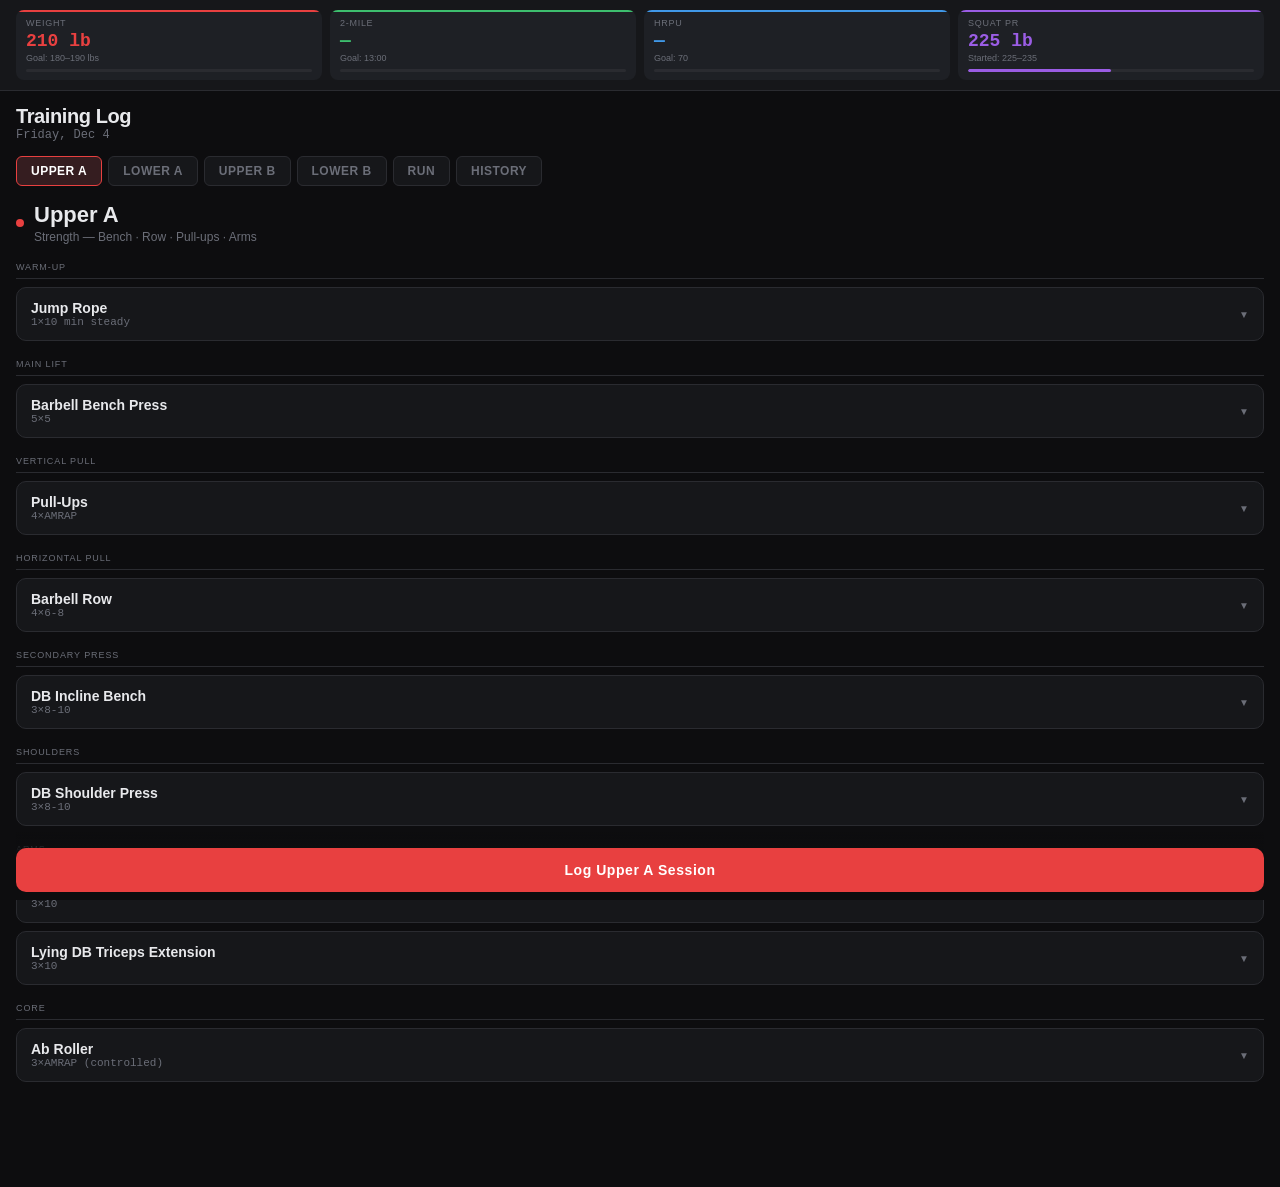
<file: workout-tracker.html>
<!DOCTYPE html>
<html lang="en">
<head>
<meta charset="UTF-8">
<meta name="viewport" content="width=device-width, initial-scale=1.0, viewport-fit=cover">
<title>Athletic Tracker</title>
<link rel="manifest" href="manifest.json">
<meta name="theme-color" content="#0D0D0F">
<meta name="apple-mobile-web-app-capable" content="yes">
<meta name="apple-mobile-web-app-status-bar-style" content="black-translucent">
<meta name="apple-mobile-web-app-title" content="Training">
<link rel="apple-touch-icon" href="icon-192.png">
<style>
  :root {
    --bg: #0D0D0F;
    --surface: #16171A;
    --surface2: #1E2025;
    --border: #2A2B30;
    --text: #E8E9EC;
    --muted: #6B6E78;
    --upper-a: #E84040;
    --lower-a: #3DBE6E;
    --upper-b: #4098E8;
    --lower-b: #9B5DE5;
    --run: #F5A623;
    --accent: #E8E9EC;
    --font-mono: 'SF Mono', 'Fira Code', 'Consolas', monospace;
    --font-sans: -apple-system, BlinkMacSystemFont, 'Segoe UI', sans-serif;
  }
  * { box-sizing: border-box; margin: 0; padding: 0; }
  body { background: var(--bg); color: var(--text); font-family: var(--font-sans); min-height: 100vh; }

  /* GOAL STRIP */
  .goal-strip {
    background: var(--surface);
    border-bottom: 1px solid var(--border);
    padding: 10px 16px;
    display: grid;
    grid-template-columns: repeat(4, 1fr);
    gap: 8px;
  }
  .goal-card {
    background: var(--surface2);
    border-radius: 8px;
    padding: 8px 10px;
    position: relative;
    overflow: hidden;
  }
  .goal-card::before {
    content: '';
    position: absolute;
    top: 0; left: 0; right: 0;
    height: 2px;
    background: var(--goal-color, #E84040);
  }
  .goal-label { font-size: 9px; text-transform: uppercase; letter-spacing: .08em; color: var(--muted); margin-bottom: 4px; }
  .goal-value { font-family: var(--font-mono); font-size: 18px; font-weight: 700; line-height: 1; color: var(--goal-color); }
  .goal-target { font-size: 9px; color: var(--muted); margin-top: 3px; }
  .goal-progress-bar {
    margin-top: 6px;
    height: 3px;
    background: var(--border);
    border-radius: 2px;
    overflow: hidden;
  }
  .goal-progress-fill {
    height: 100%;
    border-radius: 2px;
    background: var(--goal-color);
    transition: width .4s ease;
  }

  /* HEADER */
  header {
    padding: 14px 16px 0;
    display: flex;
    align-items: center;
    justify-content: space-between;
  }
  header h1 { font-size: 20px; font-weight: 700; letter-spacing: -.02em; }
  .header-date { font-size: 12px; color: var(--muted); font-family: var(--font-mono); }

  /* TABS */
  .tabs-wrap { padding: 14px 16px 0; overflow-x: auto; }
  .tabs { display: flex; gap: 6px; min-width: max-content; }
  .tab {
    padding: 7px 14px;
    border-radius: 6px;
    border: 1px solid var(--border);
    background: var(--surface);
    color: var(--muted);
    font-size: 12px;
    font-weight: 600;
    letter-spacing: .04em;
    text-transform: uppercase;
    cursor: pointer;
    transition: all .15s;
    white-space: nowrap;
  }
  .tab:hover { border-color: #444; color: var(--text); }
  .tab.active { color: #fff; border-color: var(--tab-color); background: color-mix(in srgb, var(--tab-color) 15%, var(--surface)); }
  .tab[data-tab="upper-a"] { --tab-color: var(--upper-a); }
  .tab[data-tab="lower-a"] { --tab-color: var(--lower-a); }
  .tab[data-tab="upper-b"] { --tab-color: var(--upper-b); }
  .tab[data-tab="lower-b"] { --tab-color: var(--lower-b); }
  .tab[data-tab="run"] { --tab-color: var(--run); }
  .tab[data-tab="log"] { --tab-color: #888; }

  /* MAIN */
  main { padding: 16px; }
  .panel { display: none; }
  .panel.active { display: block; }

  /* WORKOUT PANEL */
  .workout-header {
    display: flex;
    align-items: center;
    gap: 10px;
    margin-bottom: 16px;
  }
  .workout-badge {
    width: 8px; height: 8px;
    border-radius: 50%;
    flex-shrink: 0;
  }
  .workout-title { font-size: 22px; font-weight: 700; }
  .workout-subtitle { font-size: 12px; color: var(--muted); margin-top: 2px; }

  .section-label {
    font-size: 9px;
    text-transform: uppercase;
    letter-spacing: .1em;
    color: var(--muted);
    margin: 18px 0 8px;
    padding-bottom: 6px;
    border-bottom: 1px solid var(--border);
  }

  /* EXERCISE ROW */
  .exercise-card {
    background: var(--surface);
    border: 1px solid var(--border);
    border-radius: 10px;
    margin-bottom: 8px;
    overflow: hidden;
  }
  .exercise-header {
    display: flex;
    align-items: center;
    justify-content: space-between;
    padding: 12px 14px;
    cursor: pointer;
    user-select: none;
  }
  .exercise-name { font-size: 14px; font-weight: 600; }
  .exercise-scheme { font-family: var(--font-mono); font-size: 11px; color: var(--muted); }
  .exercise-chevron { font-size: 10px; color: var(--muted); transition: transform .2s; }
  .exercise-card.open .exercise-chevron { transform: rotate(180deg); }

  .set-logger { padding: 0 14px 12px; display: none; }
  .exercise-card.open .set-logger { display: block; }

  .sets-grid {
    display: grid;
    grid-template-columns: 28px 1fr 1fr 80px;
    gap: 6px;
    align-items: center;
    margin-bottom: 6px;
  }
  .sets-grid-header {
    font-size: 9px;
    text-transform: uppercase;
    letter-spacing: .08em;
    color: var(--muted);
    padding-bottom: 4px;
    border-bottom: 1px solid var(--border);
    margin-bottom: 4px;
  }
  .set-num { font-family: var(--font-mono); font-size: 12px; color: var(--muted); }
  .set-input {
    background: var(--surface2);
    border: 1px solid var(--border);
    border-radius: 6px;
    padding: 7px 10px;
    color: var(--text);
    font-family: var(--font-mono);
    font-size: 13px;
    width: 100%;
    outline: none;
    transition: border-color .15s;
  }
  .set-input:focus { border-color: #555; }
  .set-input::placeholder { color: #3a3b40; }
  .complete-btn {
    background: var(--surface2);
    border: 1px solid var(--border);
    border-radius: 6px;
    padding: 7px;
    color: var(--muted);
    font-size: 11px;
    cursor: pointer;
    text-align: center;
    transition: all .15s;
    font-weight: 600;
  }
  .complete-btn.done { background: #1a2e1a; border-color: #2e5c2e; color: #5aab5a; }

  /* RUN PANEL */
  .run-option { background: var(--surface); border: 1px solid var(--border); border-radius: 10px; padding: 16px; margin-bottom: 10px; }
  .run-type { font-size: 11px; font-weight: 700; letter-spacing: .08em; text-transform: uppercase; margin-bottom: 8px; color: var(--run); }
  .run-detail { font-size: 13px; color: var(--muted); line-height: 1.7; }
  .run-detail strong { color: var(--text); }
  .run-log-area { margin-top: 12px; display: grid; grid-template-columns: 1fr 1fr; gap: 8px; }
  .run-input-wrap label { font-size: 10px; color: var(--muted); display: block; margin-bottom: 4px; letter-spacing: .05em; text-transform: uppercase; }
  .run-input {
    background: var(--surface2); border: 1px solid var(--border);
    border-radius: 6px; padding: 8px 10px; color: var(--text);
    font-family: var(--font-mono); font-size: 13px; width: 100%; outline: none;
  }
  .run-input:focus { border-color: #555; }

  /* LOG PANEL */
  .log-entry {
    background: var(--surface);
    border: 1px solid var(--border);
    border-radius: 10px;
    padding: 14px;
    margin-bottom: 8px;
  }
  .log-entry-header { display: flex; justify-content: space-between; align-items: flex-start; margin-bottom: 10px; }
  .log-entry-day { font-weight: 700; font-size: 14px; }
  .log-entry-date { font-family: var(--font-mono); font-size: 11px; color: var(--muted); }
  .log-entry-delete { background: none; border: none; color: var(--muted); cursor: pointer; font-size: 16px; padding: 0 2px; }
  .log-entry-delete:hover { color: #e84040; }
  .log-sets { font-family: var(--font-mono); font-size: 12px; color: var(--muted); line-height: 1.9; }
  .log-sets span { color: var(--text); }
  .empty-log { text-align: center; padding: 40px 20px; color: var(--muted); font-size: 14px; }

  /* SAVE BUTTON */
  .save-bar {
    position: sticky;
    bottom: 0;
    background: linear-gradient(to top, var(--bg) 70%, transparent);
    padding: 16px 0 8px;
    margin-top: 12px;
  }
  .save-btn {
    width: 100%;
    padding: 14px;
    border-radius: 10px;
    border: none;
    font-size: 14px;
    font-weight: 700;
    cursor: pointer;
    letter-spacing: .04em;
    transition: opacity .15s;
  }
  .save-btn:hover { opacity: .85; }

  /* GOAL EDITOR */
  .goal-editor { background: var(--surface); border: 1px solid var(--border); border-radius: 10px; padding: 16px; margin-top: 16px; }
  .goal-editor h3 { font-size: 13px; font-weight: 700; margin-bottom: 12px; color: var(--muted); text-transform: uppercase; letter-spacing: .06em; }
  .goal-inputs { display: grid; grid-template-columns: 1fr 1fr; gap: 10px; }
  .goal-input-wrap label { font-size: 10px; color: var(--muted); display: block; margin-bottom: 4px; letter-spacing: .05em; text-transform: uppercase; }
  .goal-input {
    background: var(--surface2); border: 1px solid var(--border);
    border-radius: 6px; padding: 8px 10px; color: var(--text);
    font-family: var(--font-mono); font-size: 14px; width: 100%; outline: none;
  }
  .goal-input:focus { border-color: #555; }
  .update-goals-btn {
    margin-top: 12px; width: 100%; padding: 10px;
    background: var(--surface2); border: 1px solid var(--border);
    border-radius: 8px; color: var(--text); font-size: 13px;
    font-weight: 700; cursor: pointer; transition: border-color .15s;
  }
  .update-goals-btn:hover { border-color: #555; }

  /* Week nav */
  .week-nav {
    display: flex; align-items: center; justify-content: space-between;
    background: var(--surface); border: 1px solid var(--border);
    border-radius: 8px; padding: 8px 14px; margin-bottom: 14px;
    font-size: 13px; font-weight: 600;
  }
  .week-nav button { background: none; border: none; color: var(--muted); cursor: pointer; font-size: 18px; padding: 0 6px; }
  .week-nav button:hover { color: var(--text); }
  .week-label { font-family: var(--font-mono); font-size: 12px; }

  @media (max-width: 480px) {
    .goal-strip { grid-template-columns: repeat(2, 1fr); }
    .sets-grid { grid-template-columns: 22px 1fr 1fr 66px; }
  }
</style>
</head>
<body>

<!-- GOAL STRIP -->
<div class="goal-strip" id="goalStrip">
  <div class="goal-card" style="--goal-color: #E84040">
    <div class="goal-label">Weight</div>
    <div class="goal-value" id="gWeight">210</div>
    <div class="goal-target">Goal: 180–190 lbs</div>
    <div class="goal-progress-bar"><div class="goal-progress-fill" id="gWeightBar" style="width:0%"></div></div>
  </div>
  <div class="goal-card" style="--goal-color: #3DBE6E">
    <div class="goal-label">2-Mile</div>
    <div class="goal-value" id="g2mile">—</div>
    <div class="goal-target">Goal: 13:00</div>
    <div class="goal-progress-bar"><div class="goal-progress-fill" id="g2mileBar" style="width:0%"></div></div>
  </div>
  <div class="goal-card" style="--goal-color: #4098E8">
    <div class="goal-label">HRPU</div>
    <div class="goal-value" id="gHRPU">—</div>
    <div class="goal-target">Goal: 70</div>
    <div class="goal-progress-bar"><div class="goal-progress-fill" id="gHRPUBar" style="width:0%"></div></div>
  </div>
  <div class="goal-card" style="--goal-color: #9B5DE5">
    <div class="goal-label">Squat PR</div>
    <div class="goal-value" id="gSquat">—</div>
    <div class="goal-target">Started: 225–235</div>
    <div class="goal-progress-bar"><div class="goal-progress-fill" id="gSquatBar" style="width:50%"></div></div>
  </div>
</div>

<header>
  <div>
    <h1>Training Log</h1>
    <div class="header-date" id="headerDate"></div>
  </div>
</header>

<div class="tabs-wrap">
  <div class="tabs">
    <div class="tab active" data-tab="upper-a">Upper A</div>
    <div class="tab" data-tab="lower-a">Lower A</div>
    <div class="tab" data-tab="upper-b">Upper B</div>
    <div class="tab" data-tab="lower-b">Lower B</div>
    <div class="tab" data-tab="run">Run</div>
    <div class="tab" data-tab="log">History</div>
  </div>
</div>

<main>

<!-- UPPER A -->
<div class="panel active" id="panel-upper-a">
  <div class="workout-header">
    <div class="workout-badge" style="background:#E84040"></div>
    <div>
      <div class="workout-title">Upper A</div>
      <div class="workout-subtitle">Strength — Bench · Row · Pull-ups · Arms</div>
    </div>
  </div>
  <div id="upper-a-exercises"></div>
  <div class="save-bar">
    <button class="save-btn" style="background:#E84040;color:#fff" onclick="saveWorkout('upper-a')">Log Upper A Session</button>
  </div>
</div>

<!-- LOWER A -->
<div class="panel" id="panel-lower-a">
  <div class="workout-header">
    <div class="workout-badge" style="background:#3DBE6E"></div>
    <div>
      <div class="workout-title">Lower A</div>
      <div class="workout-subtitle">Strength + Jump — Squat · Hex Bar · Plyo</div>
    </div>
  </div>
  <div id="lower-a-exercises"></div>
  <div class="save-bar">
    <button class="save-btn" style="background:#3DBE6E;color:#000" onclick="saveWorkout('lower-a')">Log Lower A Session</button>
  </div>
</div>

<!-- UPPER B -->
<div class="panel" id="panel-upper-b">
  <div class="workout-header">
    <div class="workout-badge" style="background:#4098E8"></div>
    <div>
      <div class="workout-title">Upper B</div>
      <div class="workout-subtitle">Volume — Incline · Lat Pulldown · Push-Ups</div>
    </div>
  </div>
  <div id="upper-b-exercises"></div>
  <div class="save-bar">
    <button class="save-btn" style="background:#4098E8;color:#fff" onclick="saveWorkout('upper-b')">Log Upper B Session</button>
  </div>
</div>

<!-- LOWER B -->
<div class="panel" id="panel-lower-b">
  <div class="workout-header">
    <div class="workout-badge" style="background:#9B5DE5"></div>
    <div>
      <div class="workout-title">Lower B</div>
      <div class="workout-subtitle">Power + Athletic — Hex Bar · BSS · RDL · Plyo</div>
    </div>
  </div>
  <div id="lower-b-exercises"></div>
  <div class="save-bar">
    <button class="save-btn" style="background:#9B5DE5;color:#fff" onclick="saveWorkout('lower-b')">Log Lower B Session</button>
  </div>
</div>

<!-- RUN -->
<div class="panel" id="panel-run">
  <div class="workout-header">
    <div class="workout-badge" style="background:#F5A623"></div>
    <div>
      <div class="workout-title">Run</div>
      <div class="workout-subtitle">Easy · Intervals · Tempo</div>
    </div>
  </div>

  <div class="run-option">
    <div class="run-type">Easy Run</div>
    <div class="run-detail">
      <strong>3–4 miles</strong> easy pace<br>
      Finish: <strong>4–6 × 20-sec strides</strong>
    </div>
    <div class="run-log-area">
      <div class="run-input-wrap"><label>Distance (mi)</label><input class="run-input" id="easy-dist" type="number" step="0.1" placeholder="3.5"></div>
      <div class="run-input-wrap"><label>Time (mm:ss)</label><input class="run-input" id="easy-time" type="text" placeholder="28:00"></div>
    </div>
  </div>

  <div class="run-option">
    <div class="run-type">Intervals</div>
    <div class="run-detail">
      Warm-up <strong>10 min</strong><br>
      <strong>6–8 × 400m</strong> @ <strong>1:32–1:35 / 9.3–9.6 mph</strong><br>
      Jog recovery between reps
    </div>
    <div class="run-log-area">
      <div class="run-input-wrap"><label>Reps completed</label><input class="run-input" id="int-reps" type="number" placeholder="6"></div>
      <div class="run-input-wrap"><label>Avg pace / rep</label><input class="run-input" id="int-pace" type="text" placeholder="1:33"></div>
    </div>
  </div>

  <div class="run-option">
    <div class="run-type">Tempo</div>
    <div class="run-detail">
      Warm-up, then <strong>15–20 min @ 8.2–8.6 mph</strong>, cool-down
    </div>
    <div class="run-log-area">
      <div class="run-input-wrap"><label>Duration (min)</label><input class="run-input" id="tempo-dur" type="number" placeholder="18"></div>
      <div class="run-input-wrap"><label>Avg speed (mph)</label><input class="run-input" id="tempo-speed" type="number" step="0.1" placeholder="8.4"></div>
    </div>
  </div>

  <div class="save-bar">
    <button class="save-btn" style="background:#F5A623;color:#000" onclick="saveRun()">Log Run Session</button>
  </div>
</div>

<!-- LOG / HISTORY -->
<div class="panel" id="panel-log">
  <div class="week-nav">
    <button onclick="shiftWeek(-1)">‹</button>
    <div class="week-label" id="weekLabel"></div>
    <button onclick="shiftWeek(1)">›</button>
  </div>

  <div id="logList"></div>

  <div class="goal-editor">
    <h3>Update Goal Metrics</h3>
    <div class="goal-inputs">
      <div class="goal-input-wrap"><label>Weight (lbs)</label><input class="goal-input" id="inputWeight" type="number" placeholder="210"></div>
      <div class="goal-input-wrap"><label>2-Mile (mm:ss)</label><input class="goal-input" id="input2mile" type="text" placeholder="14:30"></div>
      <div class="goal-input-wrap"><label>HRPU (reps)</label><input class="goal-input" id="inputHRPU" type="number" placeholder="40"></div>
      <div class="goal-input-wrap"><label>Squat 5×5 (lbs)</label><input class="goal-input" id="inputSquat" type="number" placeholder="225"></div>
    </div>
    <button class="update-goals-btn" onclick="updateGoals()">Save Goal Metrics</button>
  </div>
</div>

</main>

<script>
// ── DATA ────────────────────────────────────────────────────────────
const WORKOUTS = {
  'upper-a': {
    label: 'Upper A',
    sections: [
      { name: 'Warm-Up', exercises: [
        { name: 'Jump Rope', scheme: '1×10 min steady', sets: 1, hasWeight: false, repsLabel: 'Min' }
      ]},
      { name: 'Main Lift', exercises: [
        { name: 'Barbell Bench Press', scheme: '5×5', sets: 5, hasWeight: true }
      ]},
      { name: 'Vertical Pull', exercises: [
        { name: 'Pull-Ups', scheme: '4×AMRAP', sets: 4, hasWeight: false, repsLabel: 'Reps' }
      ]},
      { name: 'Horizontal Pull', exercises: [
        { name: 'Barbell Row', scheme: '4×6-8', sets: 4, hasWeight: true }
      ]},
      { name: 'Secondary Press', exercises: [
        { name: 'DB Incline Bench', scheme: '3×8-10', sets: 3, hasWeight: true }
      ]},
      { name: 'Shoulders', exercises: [
        { name: 'DB Shoulder Press', scheme: '3×8-10', sets: 3, hasWeight: true }
      ]},
      { name: 'Arms', exercises: [
        { name: 'Barbell Curl', scheme: '3×10', sets: 3, hasWeight: true },
        { name: 'Lying DB Triceps Extension', scheme: '3×10', sets: 3, hasWeight: true }
      ]},
      { name: 'Core', exercises: [
        { name: 'Ab Roller', scheme: '3×AMRAP (controlled)', sets: 3, hasWeight: false, repsLabel: 'Reps' }
      ]}
    ]
  },
  'lower-a': {
    label: 'Lower A',
    sections: [
      { name: 'Warm-Up', exercises: [
        { name: 'Jump Rope', scheme: '3×3 min (1 min rest)', sets: 3, hasWeight: false, repsLabel: 'Min' }
      ]},
      { name: 'Plyo', exercises: [
        { name: 'Vertical Jumps', scheme: '5×3', sets: 5, hasWeight: false, repsLabel: 'Reps' }
      ]},
      { name: 'Main Lift', exercises: [
        { name: 'Back Squat', scheme: '5×5', sets: 5, hasWeight: true }
      ]},
      { name: 'Posterior Chain', exercises: [
        { name: 'Hex Bar Deadlift', scheme: '3×5', sets: 3, hasWeight: true }
      ]},
      { name: 'Single Leg', exercises: [
        { name: 'Walking Lunges', scheme: '3×10/leg', sets: 3, hasWeight: true }
      ]},
      { name: 'Lower Leg', exercises: [
        { name: 'Tibialis Machine', scheme: '3×20', sets: 3, hasWeight: true },
        { name: 'Standing Calf Raise', scheme: '3×20', sets: 3, hasWeight: true }
      ]},
      { name: 'Core', exercises: [
        { name: 'Pendulums', scheme: '3×10-15', sets: 3, hasWeight: false, repsLabel: 'Reps' }
      ]}
    ]
  },
  'upper-b': {
    label: 'Upper B',
    sections: [
      { name: 'Warm-Up', exercises: [
        { name: 'Jump Rope', scheme: '1×10 min steady', sets: 1, hasWeight: false, repsLabel: 'Min' }
      ]},
      { name: 'Main Lift', exercises: [
        { name: 'Incline Barbell Bench', scheme: '4×6-8', sets: 4, hasWeight: true }
      ]},
      { name: 'Vertical Pull', exercises: [
        { name: 'Lat Pulldown', scheme: '4×8-12', sets: 4, hasWeight: true }
      ]},
      { name: 'Horizontal Pull', exercises: [
        { name: '1-Arm DB Row', scheme: '3×10', sets: 3, hasWeight: true }
      ]},
      { name: 'Bodyweight Push', exercises: [
        { name: 'Hand-Release Push-Ups', scheme: '3×AMRAP', sets: 3, hasWeight: false, repsLabel: 'Reps' }
      ]},
      { name: 'Arms', exercises: [
        { name: 'Hammer Curl', scheme: '3×10-12', sets: 3, hasWeight: true },
        { name: 'Close-Grip Push-Ups', scheme: '3×AMRAP', sets: 3, hasWeight: false, repsLabel: 'Reps' }
      ]},
      { name: 'Core', exercises: [
        { name: 'Ab Roller', scheme: '3×8-10 (tempo)', sets: 3, hasWeight: false, repsLabel: 'Reps' }
      ]}
    ]
  },
  'lower-b': {
    label: 'Lower B',
    sections: [
      { name: 'Warm-Up', exercises: [
        { name: 'Jump Rope', scheme: '3×3 min (1 min rest)', sets: 3, hasWeight: false, repsLabel: 'Min' }
      ]},
      { name: 'Plyo', exercises: [
        { name: 'Broad Jumps', scheme: '4×3', sets: 4, hasWeight: false, repsLabel: 'Reps' },
        { name: 'Depth Drops', scheme: '3×5', sets: 3, hasWeight: false, repsLabel: 'Reps' }
      ]},
      { name: 'Main Lift', exercises: [
        { name: 'Hex Bar Deadlift', scheme: '5×3', sets: 5, hasWeight: true }
      ]},
      { name: 'Single Leg', exercises: [
        { name: 'Bulgarian Split Squat', scheme: '3×8/leg', sets: 3, hasWeight: true }
      ]},
      { name: 'Posterior Chain', exercises: [
        { name: 'Romanian Deadlift', scheme: '3×8', sets: 3, hasWeight: true }
      ]},
      { name: 'Lower Leg', exercises: [
        { name: 'Tibialis Machine', scheme: '3×20', sets: 3, hasWeight: true },
        { name: 'Monkey Foot Leg Extensions', scheme: '3×12', sets: 3, hasWeight: true },
        { name: 'Monkey Foot Hamstring Curls', scheme: '3×12', sets: 3, hasWeight: true }
      ]},
      { name: 'Core', exercises: [
        { name: 'Russian Twists', scheme: '3×20', sets: 3, hasWeight: false, repsLabel: 'Reps' }
      ]}
    ]
  }
};

// ── STATE ────────────────────────────────────────────────────────────
let log = JSON.parse(localStorage.getItem('trainingLog') || '[]');
let goals = JSON.parse(localStorage.getItem('trainingGoals') || '{"weight":210,"mile2":null,"hrpu":null,"squat":225}');
let viewWeekOffset = 0;

// ── INIT ─────────────────────────────────────────────────────────────
document.addEventListener('DOMContentLoaded', () => {
  const now = new Date();
  document.getElementById('headerDate').textContent =
    now.toLocaleDateString('en-US', { weekday:'long', month:'short', day:'numeric' });

  Object.keys(WORKOUTS).forEach(key => renderWorkout(key));
  renderLog();
  updateGoalStrip();
  updateWeekLabel();

  document.querySelectorAll('.tab').forEach(t => {
    t.addEventListener('click', () => {
      document.querySelectorAll('.tab, .panel').forEach(el => el.classList.remove('active'));
      t.classList.add('active');
      document.getElementById('panel-' + t.dataset.tab).classList.add('active');
      if (t.dataset.tab === 'log') { renderLog(); updateGoalStrip(); }
    });
  });
});

// ── RENDER WORKOUT ───────────────────────────────────────────────────
function renderWorkout(key) {
  const w = WORKOUTS[key];
  const container = document.getElementById(key + '-exercises');
  if (!container) return;
  let html = '';
  w.sections.forEach(section => {
    html += `<div class="section-label">${section.name}</div>`;
    section.exercises.forEach((ex, ei) => {
      const exId = key + '-' + section.name.replace(/\s+/g,'-') + '-' + ei;
      const weightCol = ex.hasWeight
        ? `<div class="sets-grid-header" style="grid-column:3">Weight (lbs)</div>`
        : `<div class="sets-grid-header" style="grid-column:3">${ex.repsLabel||'Reps'}</div>`;
      let setsHtml = `
        <div class="sets-grid sets-grid-header">
          <div></div>
          <div class="sets-grid-header">Reps</div>
          ${ex.hasWeight ? `<div class="sets-grid-header">Weight (lbs)</div>` : `<div class="sets-grid-header">${ex.repsLabel||'Reps'}</div>`}
          <div class="sets-grid-header">Done</div>
        </div>`;
      for (let s = 1; s <= ex.sets; s++) {
        setsHtml += `
          <div class="sets-grid">
            <div class="set-num">${s}</div>
            <input class="set-input" type="number" placeholder="—" id="${exId}-s${s}-reps">
            <input class="set-input" type="number" placeholder="—" id="${exId}-s${s}-wt">
            <button class="complete-btn" id="${exId}-s${s}-done" onclick="toggleDone('${exId}-s${s}')">✓</button>
          </div>`;
      }
      html += `
        <div class="exercise-card" id="card-${exId}">
          <div class="exercise-header" onclick="toggleCard('${exId}')">
            <div>
              <div class="exercise-name">${ex.name}</div>
              <div class="exercise-scheme">${ex.scheme}</div>
            </div>
            <div class="exercise-chevron">▼</div>
          </div>
          <div class="set-logger">${setsHtml}</div>
        </div>`;
    });
  });
  container.innerHTML = html;
}

function toggleCard(id) {
  document.getElementById('card-' + id).classList.toggle('open');
}

function toggleDone(setId) {
  const btn = document.getElementById(setId + '-done');
  btn.classList.toggle('done');
}

// ── SAVE WORKOUT ─────────────────────────────────────────────────────
function saveWorkout(key) {
  const w = WORKOUTS[key];
  const entry = { type: key, label: w.label, date: new Date().toISOString(), sets: [] };
  let anyData = false;

  w.sections.forEach(section => {
    section.exercises.forEach((ex, ei) => {
      const exId = key + '-' + section.name.replace(/\s+/g,'-') + '-' + ei;
      const exSets = [];
      for (let s = 1; s <= ex.sets; s++) {
        const reps = document.getElementById(`${exId}-s${s}-reps`)?.value;
        const wt = document.getElementById(`${exId}-s${s}-wt`)?.value;
        const done = document.getElementById(`${exId}-s${s}-done`)?.classList.contains('done');
        if (reps || wt || done) { exSets.push({ s, reps, wt, done }); anyData = true; }
      }
      if (exSets.length) entry.sets.push({ exercise: ex.name, scheme: ex.scheme, sets: exSets });
    });
  });

  if (!anyData) { alert('Log at least one set before saving.'); return; }
  log.unshift(entry);
  localStorage.setItem('trainingLog', JSON.stringify(log));

  // auto-update squat PR
  if (key === 'lower-a') {
    w.sections.forEach(sec => sec.exercises.forEach((ex, ei) => {
      if (ex.name === 'Back Squat') {
        const exId = key + '-' + sec.name.replace(/\s+/g,'-') + '-' + ei;
        let maxWt = 0;
        for (let s = 1; s <= ex.sets; s++) {
          const wt = parseFloat(document.getElementById(`${exId}-s${s}-wt`)?.value || 0);
          if (wt > maxWt) maxWt = wt;
        }
        if (maxWt > (goals.squat || 0)) { goals.squat = maxWt; localStorage.setItem('trainingGoals', JSON.stringify(goals)); }
      }
    }));
  }
  if (key === 'upper-b') {
    w.sections.forEach(sec => sec.exercises.forEach((ex, ei) => {
      if (ex.name === 'Hand-Release Push-Ups') {
        const exId = key + '-' + sec.name.replace(/\s+/g,'-') + '-' + ei;
        let maxReps = 0;
        for (let s = 1; s <= ex.sets; s++) {
          const r = parseInt(document.getElementById(`${exId}-s${s}-reps`)?.value || 0);
          if (r > maxReps) maxReps = r;
        }
        if (maxReps > (goals.hrpu || 0)) { goals.hrpu = maxReps; localStorage.setItem('trainingGoals', JSON.stringify(goals)); }
      }
    }));
  }

  updateGoalStrip();
  alert(`${w.label} session saved ✓`);
}

// ── SAVE RUN ─────────────────────────────────────────────────────────
function saveRun() {
  const easyDist = document.getElementById('easy-dist').value;
  const easyTime = document.getElementById('easy-time').value;
  const intReps = document.getElementById('int-reps').value;
  const intPace = document.getElementById('int-pace').value;
  const tempoDur = document.getElementById('tempo-dur').value;
  const tempoSpeed = document.getElementById('tempo-speed').value;

  if (!easyDist && !easyTime && !intReps && !tempoDur) { alert('Log at least one run before saving.'); return; }

  const entry = { type: 'run', label: 'Run', date: new Date().toISOString(), runData: {
    easy: easyDist || easyTime ? `${easyDist||'?'} mi · ${easyTime||'?'}` : null,
    intervals: intReps ? `${intReps} × 400m @ ${intPace||'?'}/rep` : null,
    tempo: tempoDur ? `${tempoDur} min @ ${tempoSpeed||'?'} mph` : null
  }};

  // check if 2-mile equivalent logged
  if (easyDist >= 2 && easyTime) {
    const parts = easyTime.split(':');
    if (parts.length === 2) {
      const totalSec = parseInt(parts[0]) * 60 + parseInt(parts[1]);
      const twoMileSec = Math.round(totalSec / parseFloat(easyDist) * 2);
      const mm = Math.floor(twoMileSec / 60), ss = twoMileSec % 60;
      const twoMileStr = `${mm}:${ss.toString().padStart(2,'0')}`;
      if (!goals.mile2 || twoMileSec < timeToSec(goals.mile2)) {
        goals.mile2 = twoMileStr;
        localStorage.setItem('trainingGoals', JSON.stringify(goals));
      }
    }
  }

  log.unshift(entry);
  localStorage.setItem('trainingLog', JSON.stringify(log));
  updateGoalStrip();
  alert('Run session saved ✓');
}

function timeToSec(str) {
  if (!str) return 9999;
  const p = str.split(':');
  return parseInt(p[0]) * 60 + parseInt(p[1] || 0);
}

// ── LOG VIEW ─────────────────────────────────────────────────────────
function shiftWeek(dir) { viewWeekOffset += dir; renderLog(); updateWeekLabel(); }

function updateWeekLabel() {
  const now = new Date();
  const start = new Date(now);
  start.setDate(now.getDate() - now.getDay() + viewWeekOffset * 7);
  const end = new Date(start); end.setDate(start.getDate() + 6);
  const fmt = d => d.toLocaleDateString('en-US', { month:'short', day:'numeric' });
  document.getElementById('weekLabel').textContent =
    viewWeekOffset === 0 ? `This Week  ${fmt(start)} – ${fmt(end)}`
    : viewWeekOffset === -1 ? `Last Week  ${fmt(start)} – ${fmt(end)}`
    : `${fmt(start)} – ${fmt(end)}`;
}

function renderLog() {
  const container = document.getElementById('logList');
  const now = new Date();
  const weekStart = new Date(now);
  weekStart.setDate(now.getDate() - now.getDay() + viewWeekOffset * 7);
  weekStart.setHours(0,0,0,0);
  const weekEnd = new Date(weekStart); weekEnd.setDate(weekStart.getDate() + 7);

  const filtered = log.filter(e => {
    const d = new Date(e.date);
    return d >= weekStart && d < weekEnd;
  });

  if (!filtered.length) {
    container.innerHTML = `<div class="empty-log">No sessions logged this week.<br>Hit the gym 💪</div>`;
    return;
  }

  const colorMap = { 'upper-a':'#E84040','lower-a':'#3DBE6E','upper-b':'#4098E8','lower-b':'#9B5DE5','run':'#F5A623' };

  container.innerHTML = filtered.map((e, i) => {
    const d = new Date(e.date);
    const dateStr = d.toLocaleDateString('en-US', { weekday:'short', month:'short', day:'numeric' });
    const timeStr = d.toLocaleTimeString('en-US', { hour:'numeric', minute:'2-digit' });
    const color = colorMap[e.type] || '#888';
    const origIdx = log.indexOf(e);

    let detail = '';
    if (e.sets) {
      detail = e.sets.map(ex => {
        const setStr = ex.sets.map(s => {
          if (s.wt && s.reps) return `${s.reps}×${s.wt}lb`;
          if (s.reps) return `${s.reps} reps`;
          return s.done ? '✓' : '—';
        }).join(', ');
        return `<div><span style="color:var(--text)">${ex.exercise}</span>  ${setStr}</div>`;
      }).join('');
    } else if (e.runData) {
      detail = Object.entries(e.runData).filter(([,v]) => v).map(([k,v]) =>
        `<div><span style="color:var(--text)">${k.charAt(0).toUpperCase()+k.slice(1)}</span>  ${v}</div>`
      ).join('');
    }

    return `
      <div class="log-entry" style="border-left: 3px solid ${color}">
        <div class="log-entry-header">
          <div>
            <div class="log-entry-day">${e.label}</div>
            <div class="log-entry-date">${dateStr} · ${timeStr}</div>
          </div>
          <button class="log-entry-delete" onclick="deleteEntry(${origIdx})" title="Delete">🗑</button>
        </div>
        <div class="log-sets">${detail}</div>
      </div>`;
  }).join('');
}

function deleteEntry(idx) {
  if (!confirm('Delete this session?')) return;
  log.splice(idx, 1);
  localStorage.setItem('trainingLog', JSON.stringify(log));
  renderLog();
}

// ── GOALS ─────────────────────────────────────────────────────────────
function updateGoals() {
  const w = parseFloat(document.getElementById('inputWeight').value);
  const m = document.getElementById('input2mile').value.trim();
  const h = parseInt(document.getElementById('inputHRPU').value);
  const sq = parseFloat(document.getElementById('inputSquat').value);
  if (w) goals.weight = w;
  if (m) goals.mile2 = m;
  if (h) goals.hrpu = h;
  if (sq) goals.squat = sq;
  localStorage.setItem('trainingGoals', JSON.stringify(goals));
  updateGoalStrip();
  alert('Metrics saved ✓');
}

function updateGoalStrip() {
  // Weight: 210 → 185 (midpoint goal)
  const gw = goals.weight || 210;
  document.getElementById('gWeight').textContent = gw + ' lb';
  const weightPct = Math.min(100, Math.max(0, Math.round((210 - gw) / (210 - 185) * 100)));
  document.getElementById('gWeightBar').style.width = weightPct + '%';

  // 2-mile: lower is better, goal 13:00 (780s), assume start ~15:00 (900s)
  const m2 = goals.mile2;
  document.getElementById('g2mile').textContent = m2 || '—';
  if (m2) {
    const sec = timeToSec(m2);
    const pct = Math.min(100, Math.max(0, Math.round((900 - sec) / (900 - 780) * 100)));
    document.getElementById('g2mileBar').style.width = pct + '%';
  }

  // HRPU
  const hrpu = goals.hrpu;
  document.getElementById('gHRPU').textContent = hrpu ? hrpu : '—';
  if (hrpu) document.getElementById('gHRPUBar').style.width = Math.min(100, Math.round(hrpu / 70 * 100)) + '%';

  // Squat
  const sq = goals.squat;
  document.getElementById('gSquat').textContent = sq ? sq + ' lb' : '—';
  if (sq) {
    const pct = Math.min(100, Math.round((sq - 225) / (315 - 225) * 100 + 50));
    document.getElementById('gSquatBar').style.width = Math.max(10, pct) + '%';
  }
}
</script>
<script>
if ('serviceWorker' in navigator) {
  window.addEventListener('load', () => {
    navigator.serviceWorker.register('sw.js').catch(() => {});
  });
}
</script>
</body>
</html>
</file>
<file: mobile.css>
:root{--bg:#101411;--surface:#191e1a;--surface2:#232a24;--border:#343d35;--text:#f2f4eb;--muted:#a4aea5;--accent:#d5f58a;--font-mono:var(--font-sans);color-scheme:dark}
body{max-width:680px;margin:auto;padding:env(safe-area-inset-top) 0 calc(92px + env(safe-area-inset-bottom));background:var(--bg);-webkit-tap-highlight-color:transparent}
header{padding:28px 22px 22px;gap:16px}header h1{font-size:30px;line-height:1.1;letter-spacing:-1.1px;max-width:260px}.brand-eyebrow{font-size:11px;letter-spacing:2px;color:var(--accent);font-weight:750;margin-bottom:12px}.header-date{margin-top:10px;font-size:12px}#streakDisplay{font-size:11px!important;max-width:90px;text-align:right;color:var(--accent)!important}
main{padding:20px}.tabs-wrap{position:fixed;bottom:0;left:50%;transform:translateX(-50%);width:100%;max-width:680px;z-index:100;padding:10px 12px calc(10px + env(safe-area-inset-bottom));background:#151b17f5;border-top:1px solid var(--border);backdrop-filter:none;overflow:visible}.tabs{display:grid;grid-template-columns:repeat(5,1fr);min-width:0;gap:4px}.tab{display:flex;flex-direction:column;align-items:center;gap:5px;padding:6px 0;border:0;background:transparent;font-size:11px;letter-spacing:0;text-transform:none;border-radius:12px;min-height:52px;color:var(--muted)}.tab svg{width:22px;height:22px}.tab.active{background:#d5f58a13;color:var(--accent)}
.day-subnav-wrap{padding:0 20px!important;position:static!important;background:transparent!important}.day-subnav{gap:8px;padding-bottom:2px}.day-tab{padding:11px 15px!important;font-size:12px!important;min-height:42px;border-radius:24px!important}.day-tab.active{background:var(--accent)!important;color:#16200d!important;border-color:var(--accent)!important}
.workout-header{padding:24px 20px;background:var(--surface);border:1px solid #41513a;border-radius:22px;flex-wrap:wrap;gap:10px;margin-bottom:16px}.workout-header>div:nth-child(2){flex:1;min-width:180px}.workout-title{font-size:27px;letter-spacing:-.8px}.workout-subtitle{font-size:12px;line-height:1.6;margin-top:6px}.workout-badge{background:var(--accent)!important;width:7px;height:26px;border-radius:4px}.equip-mode-wrap{margin:4px 0 0 17px;gap:10px}.equip-mode-select{font-size:14px;min-height:44px;border-radius:12px;max-width:230px}.equip-mode-label{font-size:11px}.session-timer{display:none}.session-control{display:flex;align-items:center;justify-content:space-between;gap:12px;background:var(--surface);border:1px solid var(--border);border-radius:16px;padding:14px 16px;margin-bottom:16px}.session-control small{display:block;color:var(--muted);font-size:11px;margin-bottom:4px}.session-control strong{font-variant-numeric:tabular-nums;font-size:23px;letter-spacing:-.5px}.session-control button{background:var(--accent);color:#192211;border:0;border-radius:12px;padding:12px 16px;font-weight:750;min-height:44px}.session-progress{height:3px;background:var(--border);border-radius:4px;margin-top:7px;overflow:hidden}.session-progress span{display:block;height:100%;background:var(--accent)}
.section-label{font-size:11px;letter-spacing:1.5px;margin:26px 0 12px;border:0}.exercise-card,.warmup-card,.cooldown-card,.run-option,.circuit-card,.goal-editor,.log-entry{border-radius:18px;box-shadow:none;margin-bottom:12px}.exercise-header{padding:17px 14px;gap:5px}.exercise-name{font-size:16px;line-height:1.4}.exercise-scheme{font-size:12px;line-height:1.5;margin-top:5px}.exercise-chevron{min-width:24px;padding:16px 4px}.swap-btn{min-height:40px;padding:8px;font-size:11px;margin:0}.set-logger{padding:0 14px 16px}.sets-grid{grid-template-columns:24px minmax(0,1fr) minmax(0,1fr) 46px;gap:8px}.sets-grid-header{font-size:11px}.set-input{min-height:46px;border-radius:10px;font-size:17px;text-align:center;padding:8px 4px}.set-input::placeholder{color:#889387}.complete-btn{min-height:46px;border-radius:12px;font-size:18px}.complete-btn.done,.circuit-done-btn.done{background:var(--accent);border-color:var(--accent);color:#192211}.last-hint{opacity:1;font-size:11px;padding:2px 0 6px 32px}.exercise-card:has(.complete-btn.done){border-color:#637a4e}.warmup-title,.cooldown-title{font-size:11px;letter-spacing:1px;line-height:1.7}.warmup-item,.stretch-item{min-height:52px;gap:10px}.warmup-text,.stretch-text{font-size:14px;line-height:1.5}.warmup-duration,.stretch-duration{font-size:11px;flex-shrink:0;max-width:75px;text-align:right}.warmup-check,.stretch-check{width:22px;height:22px;border-radius:7px}.deload-toggle-wrap{padding:12px 14px;border-radius:14px}.deload-toggle-label{font-size:12px;line-height:1.5}.bw-quick{display:none}.save-bar{position:static!important;padding:12px 0 4px!important;background:none!important;border:0!important}.save-btn{border-radius:16px!important;min-height:54px;background:var(--accent)!important;color:#192211!important;font-size:15px!important;letter-spacing:0!important;box-shadow:none}
button,input,select{font-family:inherit}input:not([type=checkbox]),select{font-size:16px!important;min-width:0}button{touch-action:manipulation}button:focus-visible,[role=button]:focus-visible,input:focus-visible,select:focus-visible{outline:2px solid var(--accent);outline-offset:3px}.run-log-area{flex-wrap:wrap}.run-input-wrap{min-width:0;flex:1 1 120px}.run-input,.goal-input{min-height:46px}.circuit-notes{min-width:0;width:80px}.circuit-done-btn{min-height:44px}.circuit-exercise-detail{max-width:45%;font-size:12px}.goal-strip{border:0;background:transparent;padding:0;grid-template-columns:1fr 1fr;gap:10px;margin:18px 0}.goal-card{padding:18px;border:1px solid var(--border);border-radius:16px;background:var(--surface)}.goal-card:before{display:none}.goal-label{font-size:11px}.goal-value{font-size:26px;margin:10px 0;color:var(--text)}.goal-target{font-size:11px;line-height:1.5}.goal-progress-bar{height:4px;margin-top:12px}.mobile-insight{padding:18px;border-radius:16px;border:1px solid var(--border);margin-bottom:18px;background:var(--surface)}.mobile-insight h2{font-size:16px;margin-bottom:14px}.week-bars{display:flex;height:90px;align-items:end;gap:10px}.week-bar{flex:1;text-align:center;font-size:11px;color:var(--muted)}.week-bar i{display:block;background:var(--accent);border-radius:5px;margin-bottom:8px;min-height:0}.backup-note{font-size:12px;color:var(--muted);line-height:1.6;margin:12px 0}.backup-button{padding:13px 16px;border-radius:12px;background:var(--surface2);color:var(--text);border:1px solid var(--border);width:100%;min-height:46px}#draftStatus{font-size:11px;color:var(--muted);text-align:center;margin-top:12px}#globalToast{bottom:100px!important;max-width:90%;width:max-content;white-space:pre-line}summary{cursor:pointer;min-height:44px;display:flex;align-items:center}details:not([open]) .warmup-title,details:not([open]) .cooldown-title{margin:0}summary:after{content:'＋';margin-left:auto;color:var(--muted)}details[open]>summary:after{content:'−'}
@media(max-width:360px){main{padding:14px}header{padding:24px 16px 18px}.workout-title{font-size:24px}.exercise-name{font-size:14px}.workout-header{padding:18px 14px}.warmup-duration{max-width:60px}.day-subnav-wrap{padding:0 14px!important}}
@media(prefers-reduced-motion:reduce){*{animation:none!important;transition:none!important;scroll-behavior:auto!important}}
#globalToast{white-space:pre-line!important;overflow-wrap:anywhere;max-width:calc(100vw - 40px)!important}
.week-bar b{display:block;font-size:11px;color:var(--text);margin-bottom:5px}
.outdoor-card{background:var(--surface);border:1px solid #43563a;border-radius:22px;padding:20px;margin-bottom:24px}.outdoor-card h2{font-size:28px;letter-spacing:-.8px}.outdoor-settings{display:grid;grid-template-columns:repeat(3,minmax(0,1fr));gap:8px}.outdoor-settings label{font-size:11px;color:var(--muted);line-height:1.5}.outdoor-settings input,.outdoor-settings select{display:block;width:100%;min-height:44px;margin-top:6px;border:1px solid var(--border);border-radius:10px;background:var(--surface);color:var(--text);padding:8px}.outdoor-metrics{display:grid;grid-template-columns:1fr 1fr;gap:22px 10px;margin:24px 0}.outdoor-metrics small{display:block;font-size:11px;letter-spacing:1px;color:var(--muted)}.outdoor-metrics strong{font-size:32px;font-variant-numeric:tabular-nums;display:block;margin-top:5px}.outdoor-actions{display:grid;grid-template-columns:1fr 1fr;gap:10px;margin:14px 0}.outdoor-actions button{min-height:48px;border:0;border-radius:12px;background:var(--accent);color:#192211;font-weight:700}.outdoor-actions button:disabled{opacity:.4}.outdoor-card .backup-button{margin-bottom:10px}.outdoor-card summary{font-size:12px;color:var(--muted)}#gpsRoute{width:100%;max-height:200px;border-radius:12px;background:#131c16}#gpsRoute:empty{display:none}

/* Personal Hybrid plan */
.hybrid-overview{padding:20px 20px 8px;max-width:760px;margin:auto}.hybrid-eyebrow{font-size:11px;letter-spacing:.12em;color:#c6f36a}.hybrid-overview h2{font-size:32px;margin:8px 0}.hybrid-overview p,.hybrid-note p{font-size:14px;line-height:1.6;color:#b9c3b9}.hybrid-overview button,.hybrid-note button{background:#c6f36a;color:#152016;border:0;border-radius:12px;padding:14px 16px;font:inherit;font-weight:700;min-height:44px}.hybrid-overview details{padding:12px 0}.hybrid-overview summary,.hybrid-legacy summary{cursor:pointer;min-height:44px;align-content:center;font-size:14px}.hybrid-legacy{padding:0 20px}.hybrid-legacy .day-tab{display:inline-block;margin:4px}.hybrid-note{padding:16px;border:1px solid #354036;border-radius:16px;margin:16px 0}.hybrid-note b{color:#c6f36a}#dayCategorySubnav{position:static}#hybridNext p{font-size:12px}.hybrid-overview summary{color:#e6ede5}
#dayCategorySubnav{overflow-x:visible}.day-subnav{min-width:0;overflow-x:auto}.hybrid-overview{padding-left:0;padding-right:0}.hybrid-legacy{padding-left:0;padding-right:0}
.tabs{grid-template-columns:repeat(6,minmax(0,1fr))}.free-fields{display:grid;gap:12px}.free-fields label,.free-notes,.free-unit{display:grid;gap:6px;font-size:12px;color:var(--muted)}.free-fields input,.free-fields select,.free-notes textarea,.free-unit select,.free-sets input{width:100%;box-sizing:border-box;background:var(--surface2);color:var(--text);border:1px solid var(--border);border-radius:10px;padding:10px;min-height:44px;font:inherit;font-size:16px}.free-notes textarea{resize:vertical}.free-exercise{background:var(--surface);border:1px solid var(--border);border-radius:16px;padding:14px;margin:16px 0}.free-heading{display:flex;justify-content:space-between;gap:8px;align-items:center}.free-heading h3{font-size:17px;margin:0 0 5px;overflow-wrap:anywhere}.free-heading small{color:var(--muted)}.free-heading button,.free-sets button{background:var(--surface2);color:var(--text);border:1px solid var(--border);border-radius:8px;min-height:44px}.free-unit{margin:14px 0;max-width:140px}.free-sets{display:grid;grid-template-columns:25px minmax(0,1fr) minmax(0,1fr) 44px;gap:8px;align-items:center;margin:12px 0;font-size:12px}.free-notes{margin-top:20px}.log-sets,.log-entry-day{overflow-wrap:anywhere}
.tab[hidden]{display:none}.race-hero{background:var(--surface);border:1px solid #526741;border-radius:22px;padding:22px;margin-bottom:18px}.race-hero>small{color:var(--accent);letter-spacing:.15em;font-size:11px}.race-hero h2{font-size:48px;line-height:1.1;margin:14px 0}.race-hero h2 span{font-size:19px;font-weight:500}.race-hero p,.race-section p{font-size:13px;line-height:1.6;color:var(--muted)}.race-hero label,.race-readiness label,.manual-run-date-label{display:grid;gap:6px;font-size:12px;color:var(--muted)}.race-hero input,.race-readiness input,.race-readiness select,.race-readiness textarea,.manual-run-date-label input{box-sizing:border-box;min-width:0;width:100%;padding:12px;background:var(--surface2);color:var(--text);border:1px solid var(--border);border-radius:10px;font:inherit;font-size:16px;min-height:44px}.race-hero button,.race-section>button{background:var(--accent);color:#192211;font:inherit;border:0;border-radius:12px;min-height:44px;padding:10px 18px;margin-top:12px;font-weight:700}.race-section{padding:18px;background:var(--surface);border:1px solid var(--border);border-radius:18px;margin:16px 0}.race-section h3{font-size:20px;margin:0 0 16px}.race-section h3 small{display:block;font-size:12px;font-weight:400;color:var(--muted);margin-top:6px}.race-check{display:flex;gap:12px;align-items:flex-start;padding:13px 0;border-bottom:1px solid var(--border);font-size:14px;line-height:1.5}.race-check input{width:23px;height:23px;min-width:23px;margin:0;accent-color:var(--accent)}.race-check.is-done>span{color:var(--muted);text-decoration:line-through}.race-check small{display:block;text-decoration:none;color:var(--accent);font-size:11px}.race-run{padding:12px;border:1px solid var(--border);border-radius:14px;margin:12px 0}.race-run>small{color:var(--accent);font-size:11px}.race-run p{margin:8px 0}.race-link,.race-actions button{min-height:44px;border:1px solid var(--border);background:var(--surface2);color:var(--text);border-radius:10px;padding:10px;font:inherit;font-size:12px}.race-actions{display:flex;gap:6px;flex-wrap:wrap;margin-top:14px}.race-badge{background:#d5f58a12;color:var(--accent)!important;border-radius:10px;padding:10px;font-size:12px}.race-readiness{display:grid;gap:12px;grid-template-columns:minmax(0,1fr) minmax(0,1fr)}.race-readiness label:last-child{grid-column:1/-1}.race-reassess{border-color:#e4b768}.race-warning{color:#e4b768!important}.race-trend{margin-top:18px}.race-trend>small{font-size:11px;color:var(--muted)}.race-trend strong{display:block;font-size:29px;margin:8px 0}.race-trend svg{width:100%;color:var(--accent);max-height:90px}.manual-run-date-label{margin:16px 0}
details.race-section>summary{font-size:20px;font-weight:700}details.race-section[open]>summary{margin-bottom:12px}
/* Personal plan controls keep the existing charcoal / lime surfaces. */
.hc-variant{padding:0 16px 8px}.hc-variant label{display:block;color:var(--muted);font-size:12px;margin-bottom:6px}.hc-variant select{width:100%;min-height:44px;background:var(--surface);color:var(--text);border:1px solid var(--border);border-radius:10px;padding:8px;font:inherit;font-size:13px}
.hc-last{font-size:13px;line-height:1.6;color:var(--text);overflow-wrap:anywhere}.hc-last small{color:var(--muted)}.hc-rir{display:flex;align-items:center;justify-content:space-between;font-size:12px;color:var(--muted);padding:6px 0}.hc-rir input{width:76px;min-height:36px;background:var(--surface);color:var(--text);border:1px solid var(--border);border-radius:8px;padding:8px}
.hc-equipment{display:grid;grid-template-columns:1fr 1fr;gap:8px;margin:12px 0}.hc-equipment label{display:flex;align-items:center;gap:8px;font-size:13px;min-height:44px}.hc-equipment input{accent-color:var(--accent);width:20px;height:20px}.hc-metrics{display:grid;grid-template-columns:repeat(2,minmax(0,1fr));gap:12px;margin:16px 0}.hc-metrics>div{background:var(--surface);padding:14px;border-radius:12px;min-width:0}.hc-metrics strong{display:block;color:var(--accent);font-size:25px}.hc-metrics small{display:block;color:var(--muted);font-size:11px;line-height:1.6}.speed-session{border-top:1px solid var(--border);padding:16px 0}.speed-session h3{overflow-wrap:anywhere}.speed-session h3 small{display:block;color:var(--muted);font-size:12px}.race-hero details input{max-width:100%;min-width:0}.race-hero details label{display:block;margin:12px 0}.hybrid-note select,.hybrid-note input,.race-section input{max-width:100%;box-sizing:border-box}.hc-variant select:focus-visible{outline:2px solid var(--accent)}#panel-speed .free-fields{grid-template-columns:minmax(0,1fr);align-items:start}#panel-speed .free-fields label{min-width:0}#panel-speed .free-fields input,#panel-speed .free-fields select{box-sizing:border-box;display:block;width:100%;min-width:0;max-width:100%;min-height:48px;margin:0}.hc-rir input:disabled{opacity:.4}
.tabs{grid-template-columns:repeat(5,minmax(0,1fr))}.speed-session button{min-height:44px;border-radius:10px;padding:10px 16px;background:var(--accent);color:#192211;border:0;font:inherit;font-weight:700}.speed-session input,.speed-session select{min-height:44px;background:var(--surface2);color:var(--text);border:1px solid var(--border);border-radius:10px;padding:10px;font:inherit}#hcNext p{font-size:12px;margin:10px 0}.hc-variant .backup-note{font-size:11px}.hc-variant{display:none}.exercise-card.open .hc-variant{display:block}.hc-equipment input{flex-shrink:0}.set-input:disabled{opacity:.35}
#hcTodayRun button{font-size:13px;padding:12px;min-height:44px}.hc-previous-overview>summary{font-size:12px;color:var(--muted)}
.hc-progression{font-size:12px;color:var(--muted);margin:8px 0}.hc-progression summary{font-size:12px;min-height:40px}.hc-progression p{font-size:12px;line-height:1.6}.hc-last{margin:8px 0}

/* Native iPhone date controls need the full form width on narrow screens. */
#panel-speed input[type=date]::-webkit-date-and-time-value{text-align:left;min-width:0}
@media(min-width:600px){#panel-speed .free-fields{grid-template-columns:repeat(2,minmax(0,1fr))}}
/* Keep controls comfortable on touch screens without changing saved workouts. */
html { scroll-padding-block: 24px 110px; -webkit-text-size-adjust: 100%; }
body { min-height: 100dvh; }
button, [role=button], summary { touch-action: manipulation; }
button, [role=button] { -webkit-user-select: none; user-select: none; }
button:enabled:active, [role=button]:active { filter: brightness(.88); }
.tab { transition: background-color 120ms ease-out, color 120ms ease-out; }
.tab.active { box-shadow: inset 0 2px var(--accent); }
.exercise-header-left { min-width: 0; padding-block: 5px; }
.exercise-name { overflow-wrap: anywhere; }
.exercise-chevron { min-width: 44px; min-height: 44px; text-align: center; }
.swap-btn { min-height: 44px; font-size: 11px; }
summary:focus-visible, textarea:focus-visible, a:focus-visible { outline: 2px solid var(--accent); outline-offset: 3px; }
textarea { font: inherit; font-size: 16px; }

#globalToast { bottom: calc(100px + env(safe-area-inset-bottom)) !important; }
@media (hover: none) {
  .tab:not(.active):hover { color: var(--muted); }
}
@media (prefers-reduced-motion: reduce) {
  .exercise-chevron { transform: none !important; }
}

/* Impeccable + Taste: quiet chrome, readable labels, training data first. */
:root { --radius-card: 16px; --radius-control: 12px; }
::selection { background: var(--accent); color: var(--bg); }
html { scrollbar-color: #637063 var(--bg); }
input, textarea { caret-color: var(--accent); }
header { padding: 20px 20px 12px; }
header h1 { font-size: 24px; line-height: 1.2; letter-spacing: -.02em; }
.brand-tagline { color: var(--muted); font-size: 14px; margin-top: 6px; }
.header-date { margin-top: 6px; }
.hybrid-overview { padding-top: 16px; }
.hybrid-overview h2 { font-size: 26px; line-height: 1.2; }
.hybrid-eyebrow, .section-label, .equip-mode-label { font-size: 12px; letter-spacing: 0; text-transform: none; color: var(--muted); }
.hybrid-note { background: var(--surface); border: 1px solid var(--border); border-radius: var(--radius-card); }
.hybrid-note b { color: var(--text); }
.hybrid-note button, .hybrid-overview button { background: var(--surface2); color: var(--text); border: 1px solid #637063; }
#hcNext button { background: var(--accent); color: #192211; border-color: transparent; }
.workout-header, .exercise-card, .warmup-card, .cooldown-card, .run-option, .circuit-card, .goal-editor, .log-entry { border-radius: var(--radius-card); }
.workout-header { padding: 20px; border: 0; }
.workout-title { font-size: 24px; letter-spacing: -.02em; }
.tabs-wrap { background: var(--bg); }
.tab.active { background: #d5f58a13; color: var(--accent); box-shadow: inset 0 2px var(--accent); }
.tab { font-size: 12px; }
.session-control button { background: var(--accent); color: #192211; }
.session-control button:disabled { background: var(--surface2); color: var(--muted); }
.exercise-card, .warmup-card, .cooldown-card, .goal-editor, .log-entry { border-color: var(--border); }
.exercise-card:focus-within { border-color: #637063; }
.week-bars { font-variant-numeric: tabular-nums; }
.week-bar, .week-bar b, #draftStatus { font-size: 12px; }
@media (max-width: 360px) { header { padding: 20px 14px 12px; } .hybrid-overview { padding-inline: 14px; } }

/* Keep the training hierarchy visible while leaving room for touch controls. */
.exercise-card.open { border-color: #637a4e; }
.exercise-card.open .exercise-name { color: var(--accent); }
.section-label { color: var(--accent); font-weight: 700; letter-spacing: .08em; text-transform: uppercase; }
.hc-variant { padding-top: 4px; }
.hc-variant select { background: var(--surface2); min-height: 48px; }
.hc-last { padding: 12px; background: var(--surface2); border-radius: 10px; }
.add-exercise-button{width:100%;min-height:52px;background:#d5f58a13;color:var(--accent);border:1px dashed #637a4e;border-radius:14px;font:inherit;font-weight:700;margin:4px 0 20px}
#exerciseLibrary{box-sizing:border-box;width:calc(100% - 20px);max-width:540px;max-height:85dvh;margin:auto auto 10px;padding:20px;border:1px solid var(--border);border-radius:24px;background:var(--bg);color:var(--text);overflow:auto}
#exerciseLibrary::backdrop{background:#0009}
.library-heading{display:flex;justify-content:space-between;align-items:center;gap:12px}.library-heading small{font-size:11px;letter-spacing:.1em;color:var(--accent)}.library-heading h2{font-size:24px;margin:6px 0}.library-heading button{min-height:44px;min-width:44px;border:0;border-radius:50%;background:var(--surface2);color:var(--text);font-size:26px}
#librarySearch{width:100%;box-sizing:border-box;min-height:48px;background:var(--surface2);color:var(--text);border:1px solid var(--border);border-radius:12px;padding:12px;font:inherit}
.library-filters{grid-template-columns:minmax(0,2fr) minmax(0,1fr);margin-top:14px}
#libraryResults{display:grid;gap:8px}#libraryResults button{display:flex;align-items:center;justify-content:space-between;gap:12px;text-align:left;background:var(--surface);color:var(--text);border:1px solid var(--border);border-radius:12px;padding:14px;min-height:64px;font:inherit}#libraryResults small{display:block;margin-top:5px;color:var(--muted);font-size:12px}#libraryResults button>span:last-child{color:var(--accent)}
</file>
